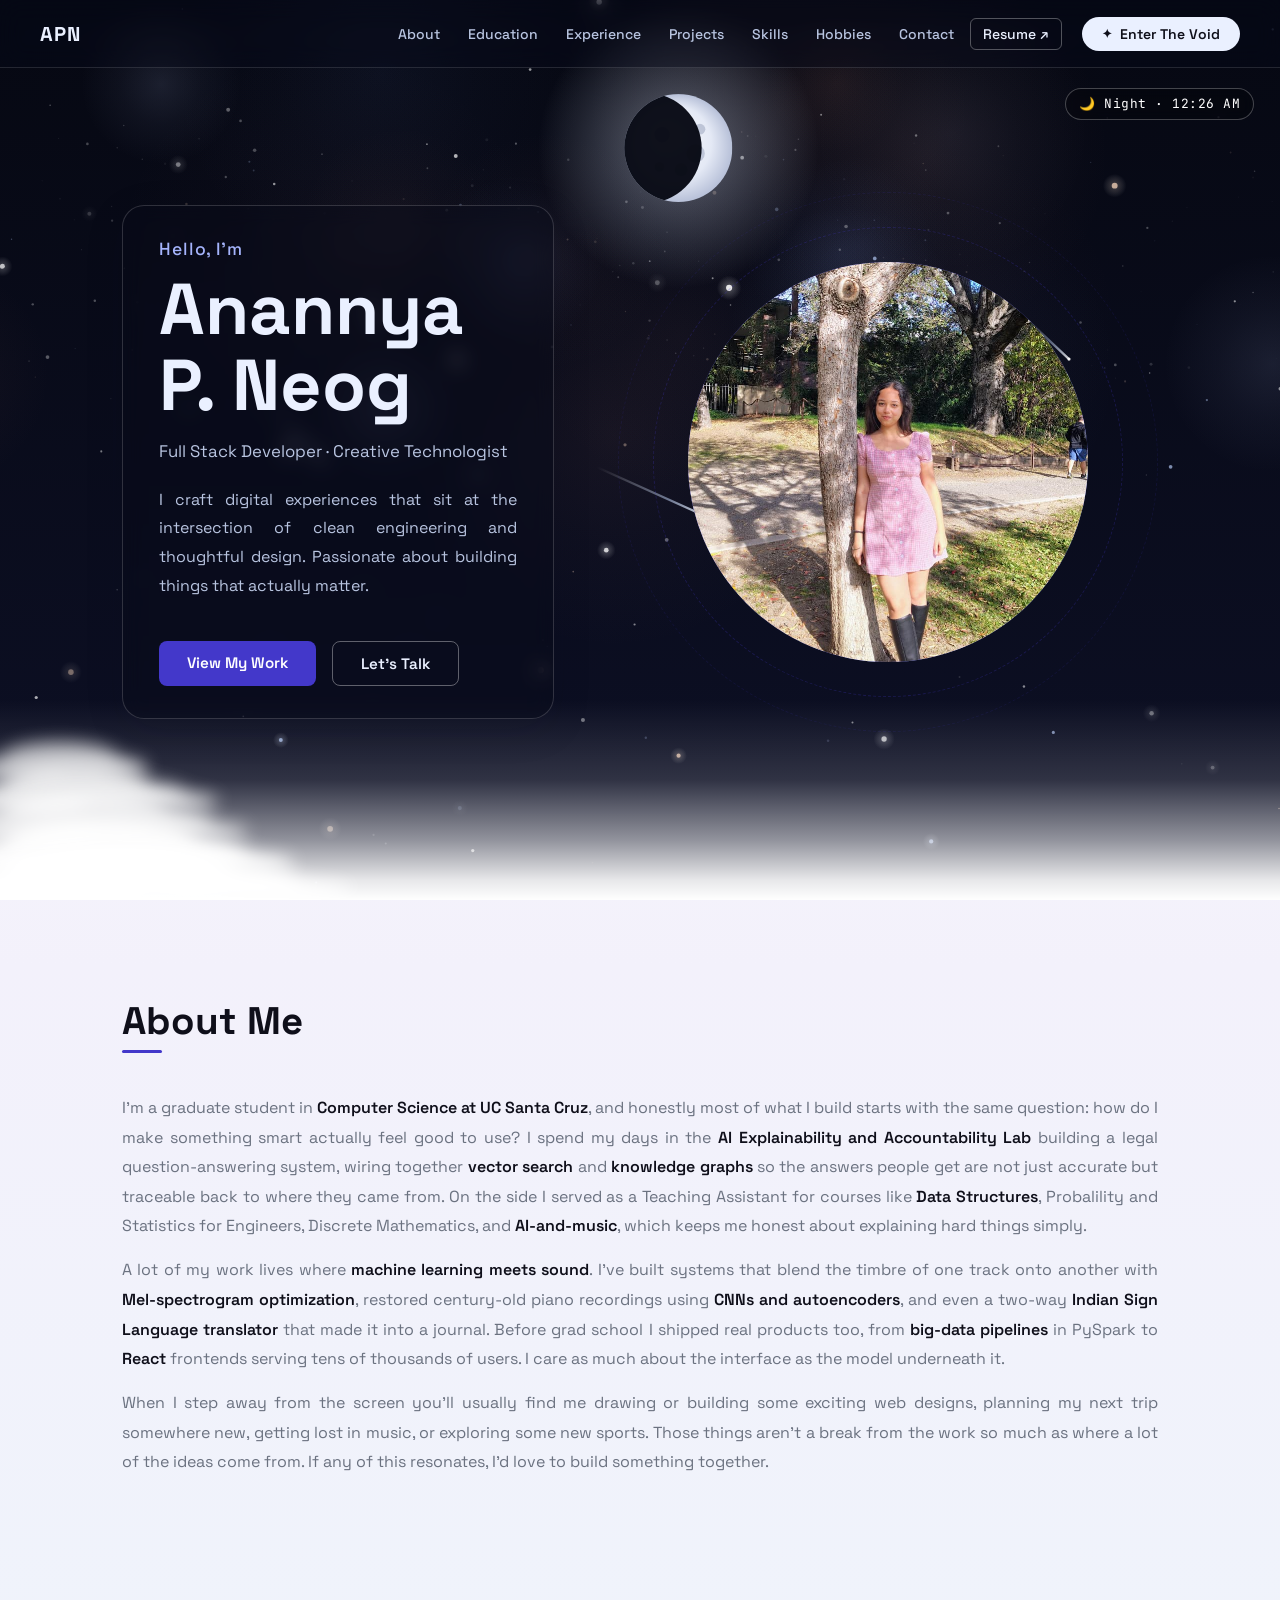
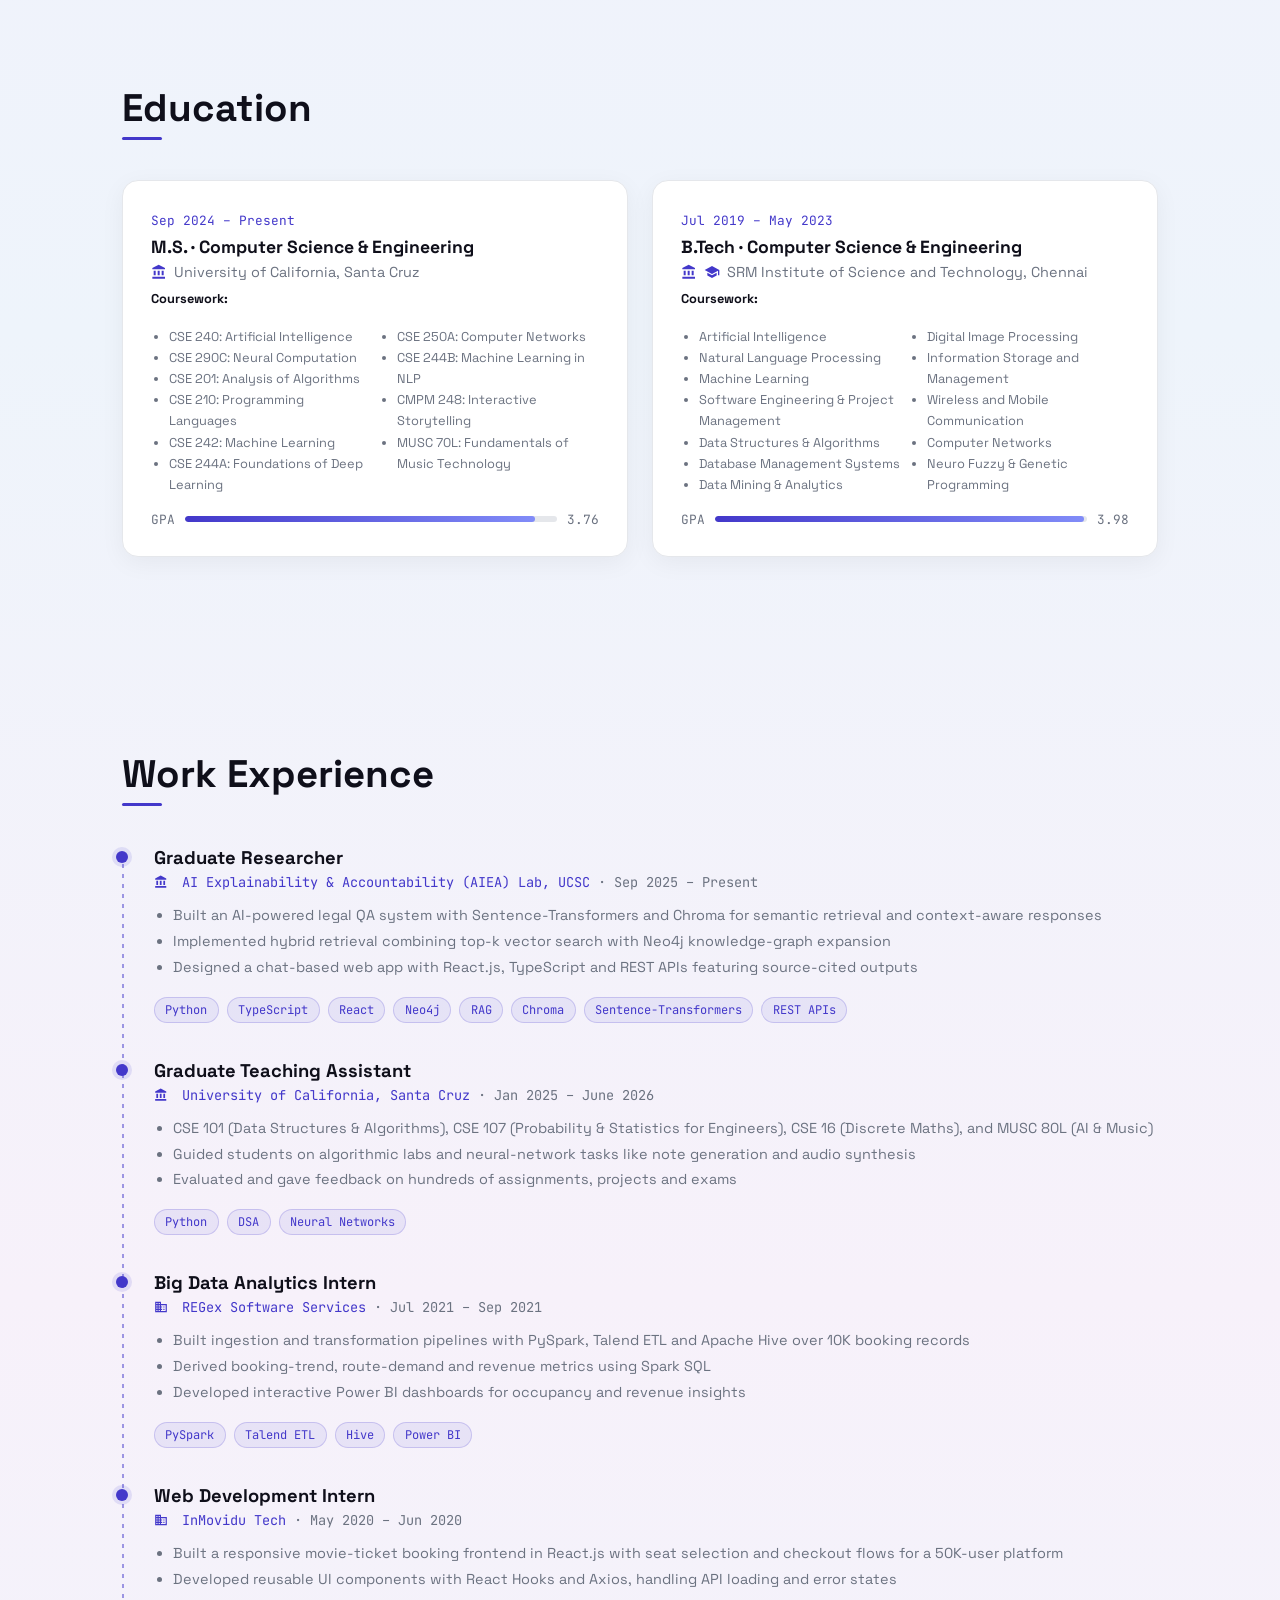
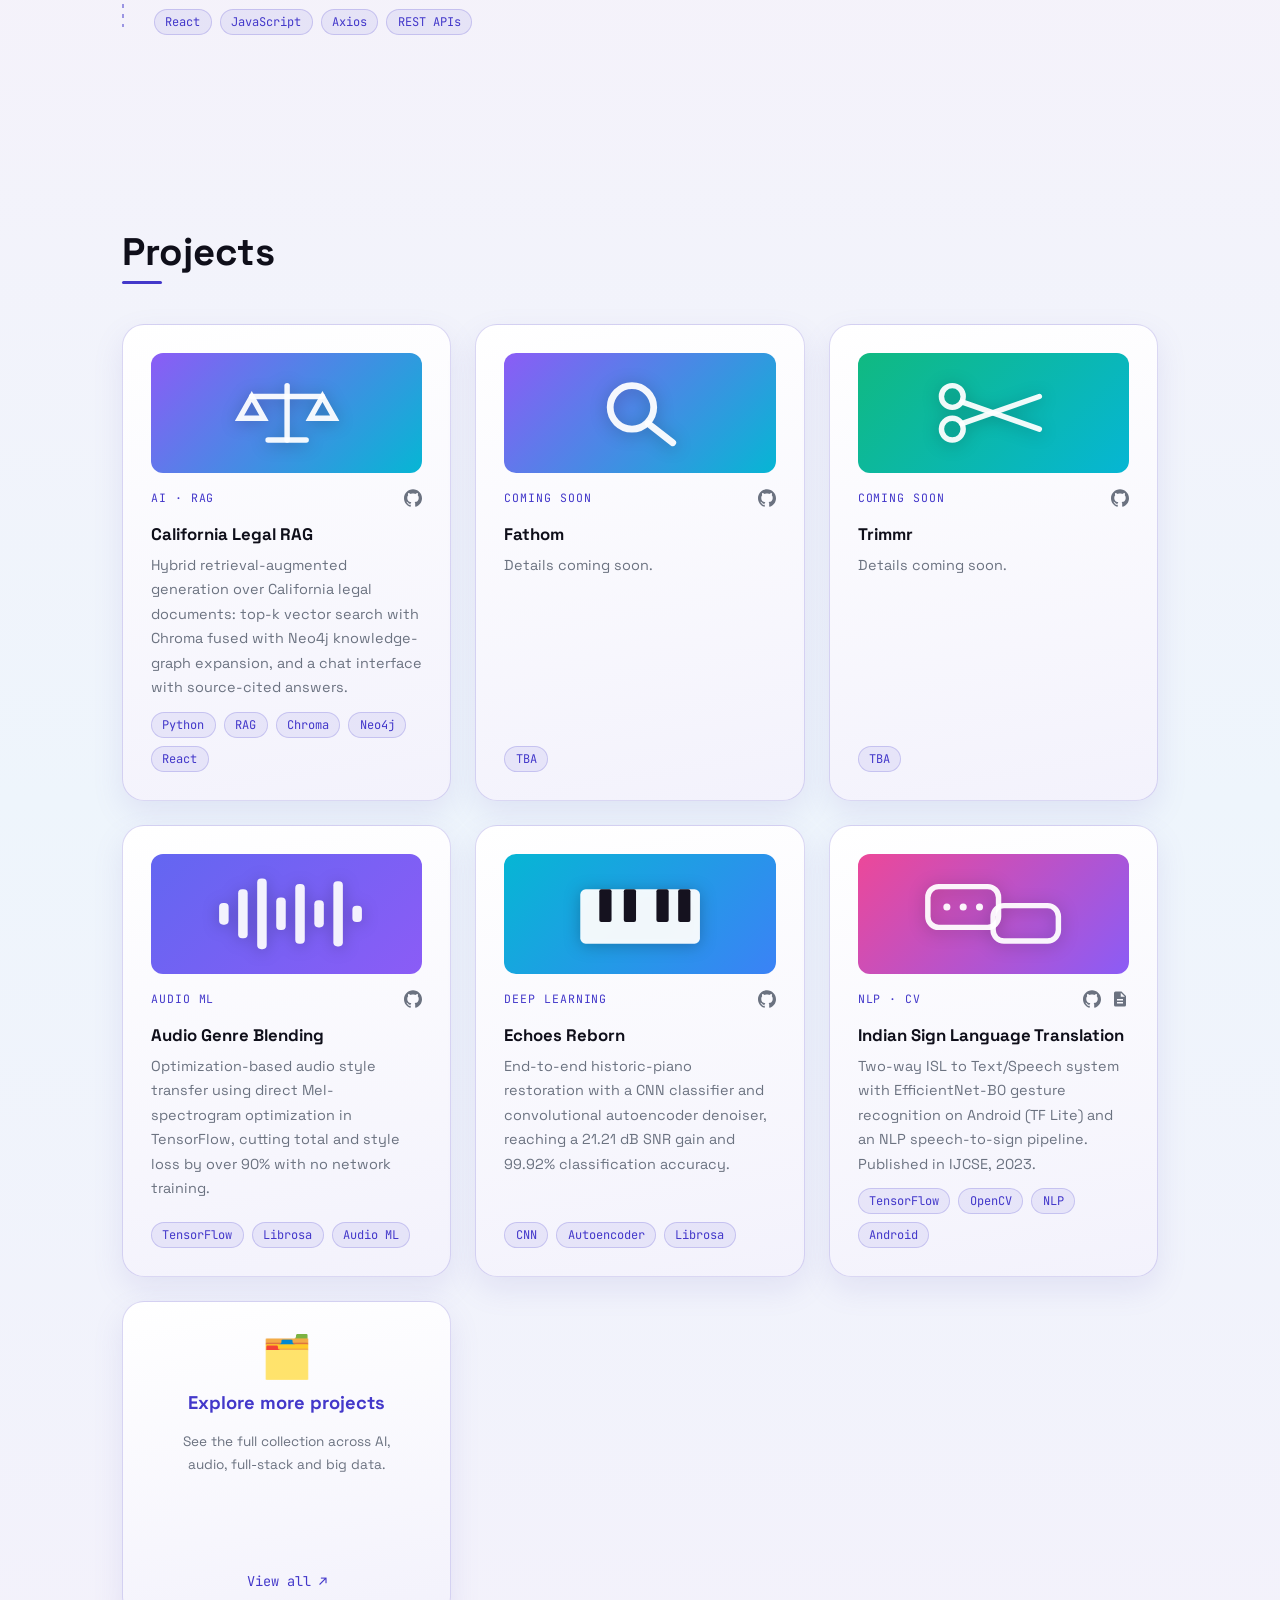
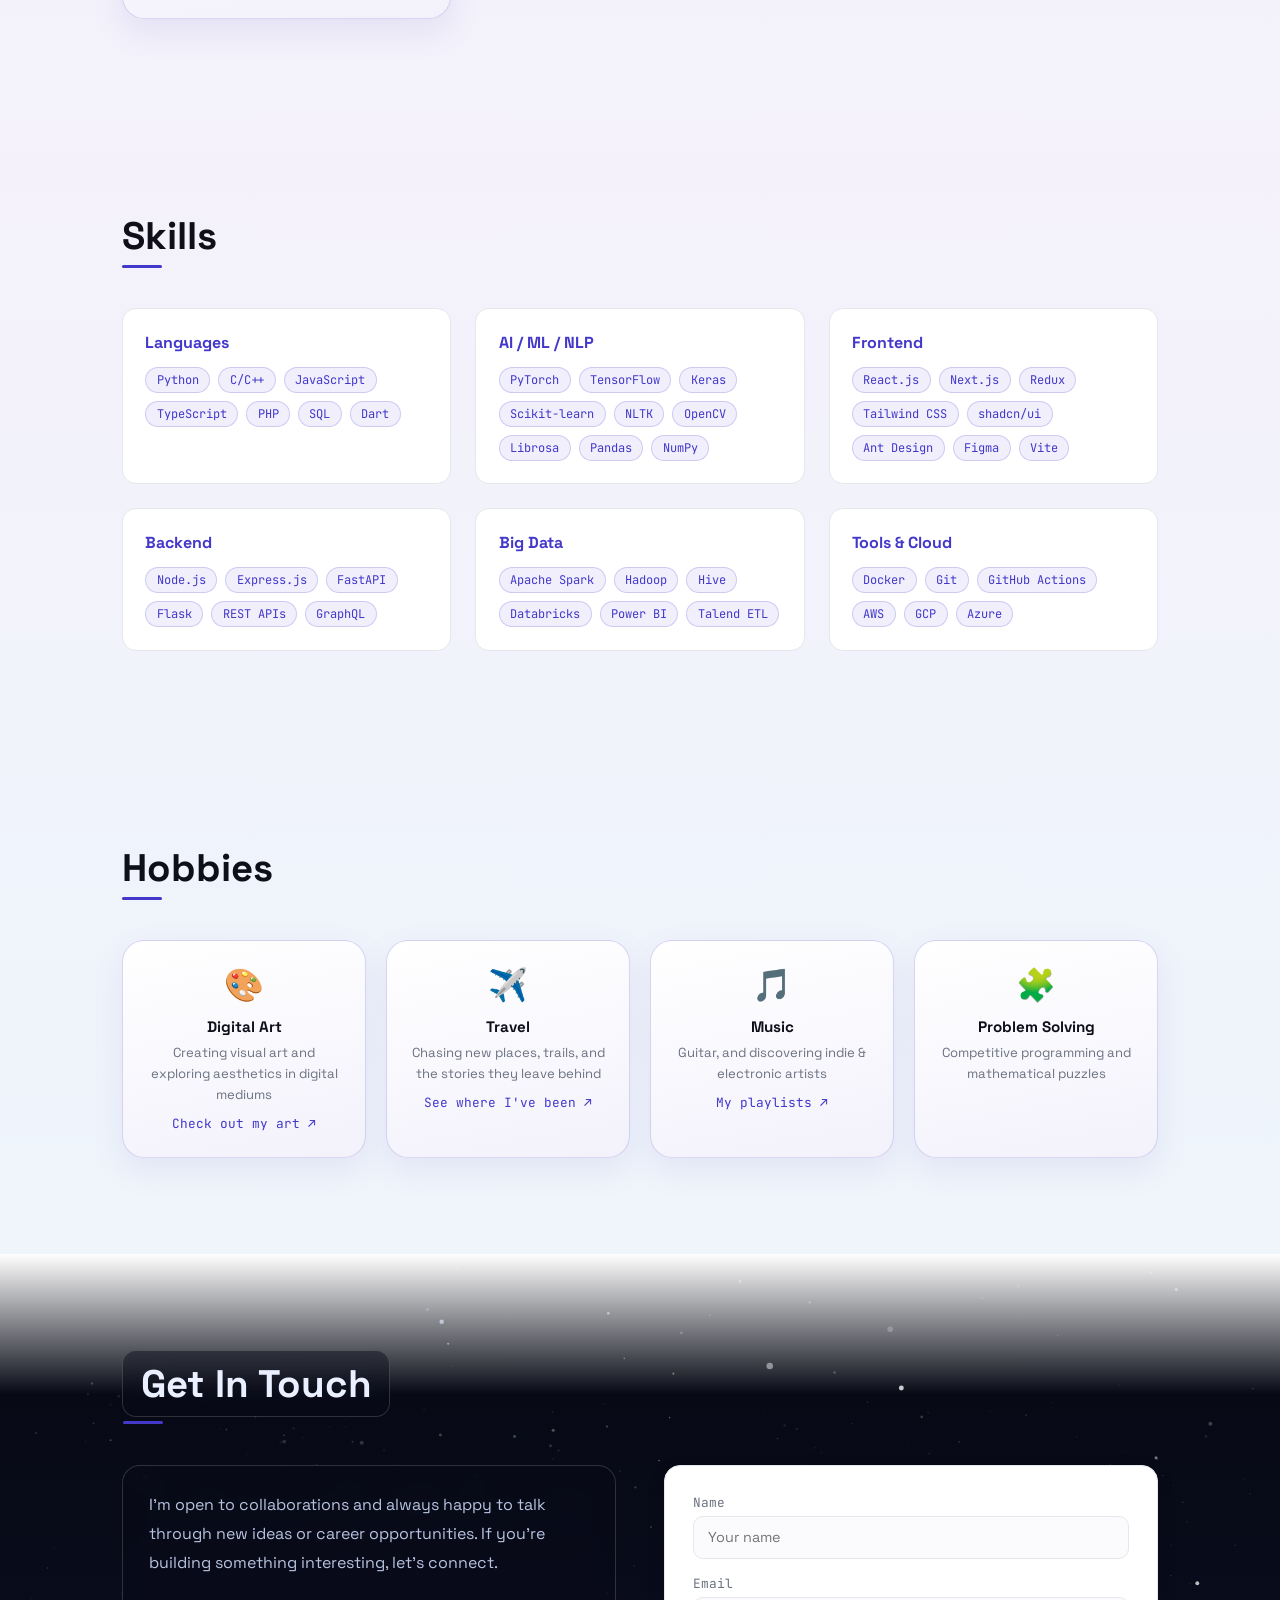
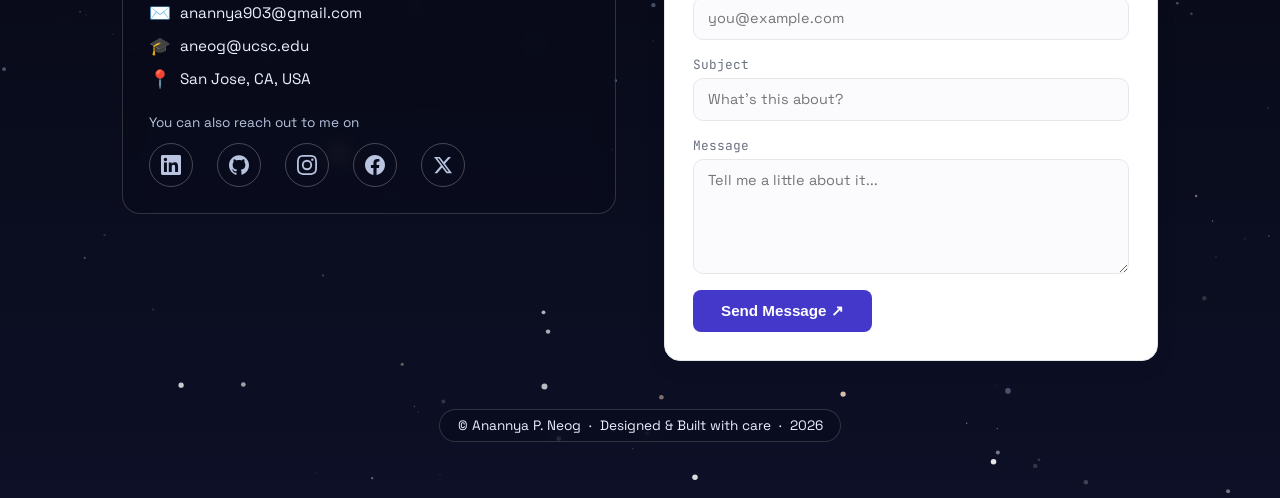
<file: index.html>
<!DOCTYPE html>
<html lang="en">
<head>
  <meta charset="UTF-8" />
  <meta name="viewport" content="width=device-width, initial-scale=1.0" />
  <title>Anannya P. Neog</title>
  <link rel="preconnect" href="https://fonts.googleapis.com" />
  <link rel="preconnect" href="https://fonts.gstatic.com" crossorigin />
  <link href="https://fonts.googleapis.com/css2?family=Inter:wght@300;400;500;600;700;900&family=Space+Grotesk:wght@300;400;500;600;700&family=JetBrains+Mono:wght@400;500&display=swap" rel="stylesheet" />
  <link rel="stylesheet" href="style.css" />
  <link rel="icon" href="data:image/svg+xml,<svg xmlns='http://www.w3.org/2000/svg' viewBox='0 0 100 100'><circle cx='50' cy='52' r='44' fill='%23FFD54A'/><rect x='16' y='40' width='26' height='18' rx='9' fill='%23111'/><rect x='58' y='40' width='26' height='18' rx='9' fill='%23111'/><rect x='42' y='45' width='16' height='6' rx='3' fill='%23111'/><rect x='10' y='46' width='7' height='5' rx='2.5' fill='%23111'/><rect x='83' y='46' width='7' height='5' rx='2.5' fill='%23111'/><rect x='24' y='45' width='10' height='6' rx='3' fill='%23fff' opacity='0.35'/><rect x='66' y='45' width='10' height='6' rx='3' fill='%23fff' opacity='0.35'/><path d='M32 68q18 16 36 0' stroke='%23111' stroke-width='6' fill='none' stroke-linecap='round'/></svg>" />
</head>
<body>

<!-- PIXEL TRANSITION CANVAS -->
<canvas id="transition-canvas"></canvas>

<!-- ═══════════════════════════════════════════
     PAGE 1 — LIGHT
══════════════════════════════════════════════ -->
<div id="page-light" class="page">

  <nav class="l-nav" id="l-nav">
    <a class="l-nav__logo" href="#about">APN</a>
    <ul class="l-nav__links">
      <li><a href="#about">About</a></li>
      <li><a href="#education">Education</a></li>
      <li><a href="#experience">Experience</a></li>
      <li><a href="#projects">Projects</a></li>
      <li><a href="#skills">Skills</a></li>
      <li><a href="#hobbies">Hobbies</a></li>
      <li><a href="#contact">Contact</a></li>
      <li><a href="./assets/resume.pdf" class="l-nav__resume">Resume ↗</a></li>
    </ul>
    <button class="l-nav__dark-btn" id="enterDark">
      <span class="dark-btn-icon">✦</span> Enter The Void
    </button>
    <button class="l-hamburger" id="lHamburger" aria-label="Menu">
      <span></span><span></span><span></span>
    </button>
  </nav>

  <!-- ABOUT / HERO -->
  <section id="about" class="l-section l-hero">
    <div class="sky" id="sky">
      <canvas id="skyCanvas"></canvas>
      <div class="sky__clock" id="skyClock"></div>
    </div>
    <div class="l-container l-hero__inner">
      <div class="l-hero__text reveal">
        <p class="l-hero__greeting">Hello, I'm</p>
        <h1 class="l-hero__name">Anannya<br/>P. Neog</h1>
        <p class="l-hero__role">Full Stack Developer · Creative Technologist</p>
        <p class="l-hero__bio">
          I craft digital experiences that sit at the intersection of clean engineering
          and thoughtful design. Passionate about building things that actually matter.
        </p>
        <div class="l-hero__cta">
          <a href="#projects" class="btn-primary">View My Work</a>
          <a href="#contact" class="btn-secondary">Let's Talk</a>
        </div>
      </div>
      <div class="l-hero__visual reveal">
        <div class="avatar-ring">
          <div class="avatar-inner">
            <img src="./assets/anannya.jpg" alt="Anannya P. Neog" class="avatar-photo" />
          </div>
          <div class="avatar-ring__orbit orbit-1"></div>
          <div class="avatar-ring__orbit orbit-2"></div>
        </div>
      </div>
    </div>
  </section>

  <!-- CLOUD TRANSITION (hero sky → content) -->
  <div class="cloud-band" aria-hidden="true">
    <span class="cloud cloud--1"></span>
    <span class="cloud cloud--2"></span>
    <span class="cloud cloud--3"></span>
    <span class="cloud cloud--4"></span>
    <span class="cloud cloud--5"></span>
  </div>

  <!-- ABOUT ME -->
  <section id="about-me" class="l-section">
    <div class="l-container">
      <h2 class="l-section__title reveal">About Me</h2>
      <div class="l-about reveal">
        <p>
          I'm a graduate student in <strong>Computer Science at UC Santa Cruz</strong>, and
          honestly most of what I build starts with the same question: how do I make
          something smart actually feel good to use? I spend my days in the
          <strong>AI Explainability and Accountability Lab</strong> building a legal
          question-answering system, wiring together <strong>vector search</strong> and
          <strong>knowledge graphs</strong> so the answers people get are not just accurate
          but traceable back to where they came from. On the side I served as a Teaching Assistant
          for courses like <strong>Data Structures</strong>, Probalility and Statistics for Engineers,
          Discrete Mathematics, and <strong>AI-and-music</strong>, which keeps me honest about
          explaining hard things simply.
        </p>
        <p>
          A lot of my work lives where <strong>machine learning meets sound</strong>.
          I've built systems that blend the timbre of one track onto another with
          <strong>Mel-spectrogram optimization</strong>, restored century-old piano recordings
          using <strong>CNNs and autoencoders</strong>, and even a two-way
          <strong>Indian Sign Language translator</strong> that made it into a journal. Before
          grad school I shipped real products too, from <strong>big-data pipelines</strong> in
          PySpark to <strong>React</strong> frontends serving tens of thousands of users. I care
          as much about the interface as the model underneath it.
        </p>
        <p>
          When I step away from the screen you'll usually find me drawing or building some exciting
          web designs, planning my next trip somewhere new, getting lost in music, or exploring some
          new sports. Those things aren't a break from the work so much as where a lot of the ideas
          come from. If any of this resonates, I'd love to build something together.
        </p>
      </div>
    </div>
  </section>

  <!-- EDUCATION -->
  <section id="education" class="l-section l-section--alt">
    <div class="l-container">
      <h2 class="l-section__title reveal">Education</h2>
      <div class="l-edu-grid">
        <div class="l-edu-card reveal">
          <span class="l-edu-year">Sep 2024 – Present</span>
          <h3>M.S. · Computer Science &amp; Engineering</h3>
          <p class="l-edu-place"><svg class="i-inst" viewBox="0 0 24 24" fill="currentColor" aria-hidden="true"><path d="M4 10v7h3v-7H4zm6 0v7h3v-7h-3zM2 22h19v-3H2v3zm14-12v7h3v-7h-3zm-4.5-9L2 6v2h19V6l-9.5-5z"/></svg> University of California, Santa Cruz</p>
          <p class="l-edu-courses"><strong>Coursework:</strong></p>
          <ul class="l-course-list">
            <li>CSE 240: Artificial Intelligence</li>
            <li>CSE 290C: Neural Computation</li>
            <li>CSE 201: Analysis of Algorithms</li>
            <li>CSE 210: Programming Languages</li>
            <li>CSE 242: Machine Learning</li>
            <li>CSE 244A: Foundations of Deep Learning</li>
            <li>CSE 250A: Computer Networks</li>
            <li>CSE 244B: Machine Learning in NLP</li>
            <li>CMPM 248: Interactive Storytelling</li>
            <li>MUSC 70L: Fundamentals of Music Technology</li>
          </ul>
          <div class="l-bar">
            <span>GPA</span>
            <div class="l-bar__track"><div class="l-bar__fill" style="width:94%"></div></div>
            <span>3.76</span>
          </div>
        </div>
        <div class="l-edu-card reveal">
          <span class="l-edu-year">Jul 2019 – May 2023</span>
          <h3>B.Tech · Computer Science &amp; Engineering</h3>
          <p class="l-edu-place"><svg class="i-inst" viewBox="0 0 24 24" fill="currentColor" aria-hidden="true"><path d="M4 10v7h3v-7H4zm6 0v7h3v-7h-3zM2 22h19v-3H2v3zm14-12v7h3v-7h-3zm-4.5-9L2 6v2h19V6l-9.5-5z"/></svg> <svg class="i-cap" viewBox="0 0 24 24" fill="currentColor" aria-hidden="true"><path d="M5 13.18v4L12 21l7-3.82v-4L12 17l-7-3.82zM12 3L1 9l11 6 9-4.91V17h2V9L12 3z"/></svg> SRM Institute of Science and Technology, Chennai</p>
          <p class="l-edu-courses"><strong>Coursework:</strong></p>
          <ul class="l-course-list">
            <li>Artificial Intelligence</li>
            <li>Natural Language Processing</li>
            <li>Machine Learning</li>
            <li>Software Engineering &amp; Project Management</li>
            <li>Data Structures &amp; Algorithms</li>
            <li>Database Management Systems</li>
            <li>Data Mining &amp; Analytics</li>
            <li>Digital Image Processing</li>
            <li>Information Storage and Management</li>
            <!-- <li>Robotics Engineering and Applications</li> -->
            <li>Wireless and Mobile Communication</li>
            <li>Computer Networks</li>
            <!-- <li>Compiler Design</li> -->
            <li>Neuro Fuzzy & Genetic Programming</li>
          </ul>
          <div class="l-bar">
            <span>GPA</span>
            <div class="l-bar__track"><div class="l-bar__fill" style="width:99%"></div></div>
            <span>3.98</span>
          </div>
        </div>
      </div>
    </div>
  </section>

  <!-- WORK EXPERIENCE -->
  <section id="experience" class="l-section">
    <div class="l-container">
      <h2 class="l-section__title reveal">Work Experience</h2>
      <div class="l-timeline2">
        <div class="l-timeline2__item reveal">
          <div class="l-timeline2__node"></div>
          <div class="l-timeline2__body">
            <h3 class="l-exp-role2">Graduate Researcher</h3>
            <p class="l-exp-org"><span class="l-exp-icon"><svg class="i-inst" viewBox="0 0 24 24" fill="currentColor" aria-hidden="true"><path d="M4 10v7h3v-7H4zm6 0v7h3v-7h-3zM2 22h19v-3H2v3zm14-12v7h3v-7h-3zm-4.5-9L2 6v2h19V6l-9.5-5z"/></svg></span> AI Explainability &amp; Accountability (AIEA) Lab, UCSC <span class="l-exp-date2">· Sep 2025 – Present</span></p>
            <ul class="l-exp-bullets">
              <li>Built an AI-powered legal QA system with Sentence-Transformers and Chroma for semantic retrieval and context-aware responses</li>
              <li>Implemented hybrid retrieval combining top-k vector search with Neo4j knowledge-graph expansion</li>
              <li>Designed a chat-based web app with React.js, TypeScript and REST APIs featuring source-cited outputs</li>
            </ul>
            <div class="l-tags"><span>Python</span><span>TypeScript</span><span>React</span><span>Neo4j</span><span>RAG</span><span>Chroma</span><span>Sentence-Transformers</span><span>REST APIs</span></div>
          </div>
        </div>
        <div class="l-timeline2__item reveal">
          <div class="l-timeline2__node"></div>
          <div class="l-timeline2__body">
            <h3 class="l-exp-role2">Graduate Teaching Assistant</h3>
            <p class="l-exp-org"><span class="l-exp-icon"><svg class="i-inst" viewBox="0 0 24 24" fill="currentColor" aria-hidden="true"><path d="M4 10v7h3v-7H4zm6 0v7h3v-7h-3zM2 22h19v-3H2v3zm14-12v7h3v-7h-3zm-4.5-9L2 6v2h19V6l-9.5-5z"/></svg></span> University of California, Santa Cruz <span class="l-exp-date2">· Jan 2025 – June 2026</span></p>
            <ul class="l-exp-bullets">
              <li>CSE 101 (Data Structures &amp; Algorithms), CSE 107 (Probability &amp; Statistics for Engineers), CSE 16 (Discrete Maths), and MUSC 80L (AI &amp; Music)</li>
              <li>Guided students on algorithmic labs and neural-network tasks like note generation and audio synthesis</li>
              <li>Evaluated and gave feedback on hundreds of assignments, projects and exams</li>
            </ul>
            <div class="l-tags"><span>Python</span><span>DSA</span><span>Neural Networks</span></div>
          </div>
        </div>
        <div class="l-timeline2__item reveal">
          <div class="l-timeline2__node"></div>
          <div class="l-timeline2__body">
            <h3 class="l-exp-role2">Big Data Analytics Intern</h3>
            <p class="l-exp-org"><span class="l-exp-icon"><svg class="i-org" viewBox="0 0 24 24" fill="currentColor" aria-hidden="true"><path d="M12 7V3H2v18h20V7H12zM6 19H4v-2h2v2zm0-4H4v-2h2v2zm0-4H4V9h2v2zm0-4H4V5h2v2zm4 12H8v-2h2v2zm0-4H8v-2h2v2zm0-4H8V9h2v2zm0-4H8V5h2v2zm10 12h-8v-2h2v-2h-2v-2h2v-2h-2V9h8v10zm-2-8h-2v2h2v-2zm0 4h-2v2h2v-2z"/></svg></span> REGex Software Services <span class="l-exp-date2">· Jul 2021 – Sep 2021</span></p>
            <ul class="l-exp-bullets">
              <li>Built ingestion and transformation pipelines with PySpark, Talend ETL and Apache Hive over 10K booking records</li>
              <li>Derived booking-trend, route-demand and revenue metrics using Spark SQL</li>
              <li>Developed interactive Power BI dashboards for occupancy and revenue insights</li>
            </ul>
            <div class="l-tags"><span>PySpark</span><span>Talend ETL</span><span>Hive</span><span>Power BI</span></div>
          </div>
        </div>
        <div class="l-timeline2__item reveal">
          <div class="l-timeline2__node"></div>
          <div class="l-timeline2__body">
            <h3 class="l-exp-role2">Web Development Intern</h3>
            <p class="l-exp-org"><span class="l-exp-icon"><svg class="i-org" viewBox="0 0 24 24" fill="currentColor" aria-hidden="true"><path d="M12 7V3H2v18h20V7H12zM6 19H4v-2h2v2zm0-4H4v-2h2v2zm0-4H4V9h2v2zm0-4H4V5h2v2zm4 12H8v-2h2v2zm0-4H8v-2h2v2zm0-4H8V9h2v2zm0-4H8V5h2v2zm10 12h-8v-2h2v-2h-2v-2h2v-2h-2V9h8v10zm-2-8h-2v2h2v-2zm0 4h-2v2h2v-2z"/></svg></span> InMovidu Tech <span class="l-exp-date2">· May 2020 – Jun 2020</span></p>
            <ul class="l-exp-bullets">
              <li>Built a responsive movie-ticket booking frontend in React.js with seat selection and checkout flows for a 50K-user platform</li>
              <li>Developed reusable UI components with React Hooks and Axios, handling API loading and error states</li>
            </ul>
            <div class="l-tags"><span>React</span><span>JavaScript</span><span>Axios</span><span>REST APIs</span></div>
          </div>
        </div>
      </div>
    </div>
  </section>

  <!-- PROJECTS -->
  <section id="projects" class="l-section l-section--alt">
    <div class="l-container">
      <h2 class="l-section__title reveal">Projects</h2>
      <div class="l-projects-grid">
        <div class="l-project-card reveal">
          <div class="l-proj-img l-proj-img--fathom"><a class="l-proj-img-link" href="https://github.com/aashu-27R/CALIFORNIA-LEGAL-RAG.git" target="_blank" aria-label="Open link"></a>
            <svg viewBox="0 0 120 60" fill="none" stroke="rgba(255,255,255,0.94)" stroke-width="4" stroke-linecap="round"><line x1="60" y1="10" x2="60" y2="50"/><line x1="34" y1="18" x2="86" y2="18"/><path d="M34 18l-9 16h18z"/><path d="M86 18l-9 16h18z"/><line x1="46" y1="50" x2="74" y2="50"/></svg>
          </div>
          <div class="l-project-card__top">
            <span class="l-proj-cat">AI · RAG</span>
            <div class="l-project-links">
              <a href="https://github.com/aashu-27R/CALIFORNIA-LEGAL-RAG.git" target="_blank" aria-label="GitHub"><svg viewBox="0 0 24 24" fill="currentColor"><path d="M12 .297c-6.63 0-12 5.373-12 12 0 5.303 3.438 9.8 8.205 11.385.6.113.82-.258.82-.577 0-.285-.01-1.04-.015-2.04-3.338.724-4.042-1.61-4.042-1.61C4.422 18.07 3.633 17.7 3.633 17.7c-1.087-.744.084-.729.084-.729 1.205.084 1.838 1.236 1.838 1.236 1.07 1.835 2.809 1.305 3.495.998.108-.776.417-1.305.76-1.605-2.665-.3-5.466-1.332-5.466-5.93 0-1.31.465-2.38 1.235-3.22-.135-.303-.54-1.523.105-3.176 0 0 1.005-.322 3.3 1.23.96-.267 1.98-.399 3-.405 1.02.006 2.04.138 3 .405 2.28-1.552 3.285-1.23 3.285-1.23.645 1.653.24 2.873.12 3.176.765.84 1.23 1.91 1.23 3.22 0 4.61-2.805 5.625-5.475 5.92.42.36.81 1.096.81 2.22 0 1.606-.015 2.896-.015 3.286 0 .315.21.69.825.57C20.565 22.092 24 17.592 24 12.297c0-6.627-5.373-12-12-12"/></svg></a>
            </div>
          </div>
          <h3>California Legal RAG</h3>
          <p>Hybrid retrieval-augmented generation over California legal documents: top-k vector search with Chroma fused with Neo4j knowledge-graph expansion, and a chat interface with source-cited answers.</p>
          <div class="l-tags"><span>Python</span><span>RAG</span><span>Chroma</span><span>Neo4j</span><span>React</span></div>
        </div>
        <div class="l-project-card reveal">
          <div class="l-proj-img l-proj-img--fathom"><a class="l-proj-img-link" href="https://github.com/ayuranjan/Fathom.git" target="_blank" aria-label="Open link"></a>
            <svg viewBox="0 0 120 60" fill="none" stroke="rgba(255,255,255,0.94)" stroke-width="5" stroke-linecap="round"><circle cx="54" cy="26" r="16"/><line x1="66" y1="38" x2="84" y2="52"/></svg>
          </div>
          <div class="l-project-card__top">
            <span class="l-proj-cat">Coming Soon</span>
            <div class="l-project-links">
              <a href="https://github.com/ayuranjan/Fathom.git" target="_blank" aria-label="GitHub"><svg viewBox="0 0 24 24" fill="currentColor"><path d="M12 .297c-6.63 0-12 5.373-12 12 0 5.303 3.438 9.8 8.205 11.385.6.113.82-.258.82-.577 0-.285-.01-1.04-.015-2.04-3.338.724-4.042-1.61-4.042-1.61C4.422 18.07 3.633 17.7 3.633 17.7c-1.087-.744.084-.729.084-.729 1.205.084 1.838 1.236 1.838 1.236 1.07 1.835 2.809 1.305 3.495.998.108-.776.417-1.305.76-1.605-2.665-.3-5.466-1.332-5.466-5.93 0-1.31.465-2.38 1.235-3.22-.135-.303-.54-1.523.105-3.176 0 0 1.005-.322 3.3 1.23.96-.267 1.98-.399 3-.405 1.02.006 2.04.138 3 .405 2.28-1.552 3.285-1.23 3.285-1.23.645 1.653.24 2.873.12 3.176.765.84 1.23 1.91 1.23 3.22 0 4.61-2.805 5.625-5.475 5.92.42.36.81 1.096.81 2.22 0 1.606-.015 2.896-.015 3.286 0 .315.21.69.825.57C20.565 22.092 24 17.592 24 12.297c0-6.627-5.373-12-12-12"/></svg></a>
            </div>
          </div>
          <h3>Fathom</h3>
          <p>Details coming soon.</p>
          <div class="l-tags"><span>TBA</span></div>
        </div>
        <div class="l-project-card reveal">
          <div class="l-proj-img l-proj-img--trimr"><a class="l-proj-img-link" href="https://github.com/ayuranjan/Trimmr.git" target="_blank" aria-label="Open link"></a>
            <svg viewBox="0 0 120 60" fill="none" stroke="rgba(255,255,255,0.94)" stroke-width="4" stroke-linecap="round"><circle cx="30" cy="18" r="8"/><circle cx="30" cy="42" r="8"/><line x1="37" y1="22" x2="94" y2="42"/><line x1="37" y1="38" x2="94" y2="18"/></svg>
          </div>
          <div class="l-project-card__top">
            <span class="l-proj-cat">Coming Soon</span>
            <div class="l-project-links">
              <a href="https://github.com/ayuranjan/Trimmr.git" target="_blank" aria-label="GitHub"><svg viewBox="0 0 24 24" fill="currentColor"><path d="M12 .297c-6.63 0-12 5.373-12 12 0 5.303 3.438 9.8 8.205 11.385.6.113.82-.258.82-.577 0-.285-.01-1.04-.015-2.04-3.338.724-4.042-1.61-4.042-1.61C4.422 18.07 3.633 17.7 3.633 17.7c-1.087-.744.084-.729.084-.729 1.205.084 1.838 1.236 1.838 1.236 1.07 1.835 2.809 1.305 3.495.998.108-.776.417-1.305.76-1.605-2.665-.3-5.466-1.332-5.466-5.93 0-1.31.465-2.38 1.235-3.22-.135-.303-.54-1.523.105-3.176 0 0 1.005-.322 3.3 1.23.96-.267 1.98-.399 3-.405 1.02.006 2.04.138 3 .405 2.28-1.552 3.285-1.23 3.285-1.23.645 1.653.24 2.873.12 3.176.765.84 1.23 1.91 1.23 3.22 0 4.61-2.805 5.625-5.475 5.92.42.36.81 1.096.81 2.22 0 1.606-.015 2.896-.015 3.286 0 .315.21.69.825.57C20.565 22.092 24 17.592 24 12.297c0-6.627-5.373-12-12-12"/></svg></a>
            </div>
          </div>
          <h3>Trimmr</h3>
          <p>Details coming soon.</p>
          <div class="l-tags"><span>TBA</span></div>
        </div>
        <div class="l-project-card reveal">
          <div class="l-proj-img l-proj-img--audio"><a class="l-proj-img-link" href="https://github.com/mak372/Audio-Genre-Blending.git" target="_blank" aria-label="Open link"></a>
            <svg viewBox="0 0 120 60"><g fill="rgba(255,255,255,0.92)"><rect x="10" y="22" width="7" height="16" rx="3"/><rect x="24" y="12" width="7" height="36" rx="3"/><rect x="38" y="4" width="7" height="52" rx="3"/><rect x="52" y="18" width="7" height="24" rx="3"/><rect x="66" y="8" width="7" height="44" rx="3"/><rect x="80" y="20" width="7" height="20" rx="3"/><rect x="94" y="6" width="7" height="48" rx="3"/><rect x="108" y="24" width="7" height="12" rx="3"/></g></svg>
          </div>
          <div class="l-project-card__top">
            <span class="l-proj-cat">Audio ML</span>
            <div class="l-project-links">
              <a href="https://github.com/mak372/Audio-Genre-Blending.git" target="_blank" aria-label="GitHub"><svg viewBox="0 0 24 24" fill="currentColor"><path d="M12 .297c-6.63 0-12 5.373-12 12 0 5.303 3.438 9.8 8.205 11.385.6.113.82-.258.82-.577 0-.285-.01-1.04-.015-2.04-3.338.724-4.042-1.61-4.042-1.61C4.422 18.07 3.633 17.7 3.633 17.7c-1.087-.744.084-.729.084-.729 1.205.084 1.838 1.236 1.838 1.236 1.07 1.835 2.809 1.305 3.495.998.108-.776.417-1.305.76-1.605-2.665-.3-5.466-1.332-5.466-5.93 0-1.31.465-2.38 1.235-3.22-.135-.303-.54-1.523.105-3.176 0 0 1.005-.322 3.3 1.23.96-.267 1.98-.399 3-.405 1.02.006 2.04.138 3 .405 2.28-1.552 3.285-1.23 3.285-1.23.645 1.653.24 2.873.12 3.176.765.84 1.23 1.91 1.23 3.22 0 4.61-2.805 5.625-5.475 5.92.42.36.81 1.096.81 2.22 0 1.606-.015 2.896-.015 3.286 0 .315.21.69.825.57C20.565 22.092 24 17.592 24 12.297c0-6.627-5.373-12-12-12"/></svg></a>
            </div>
          </div>
          <h3>Audio Genre Blending</h3>
          <p>Optimization-based audio style transfer using direct Mel-spectrogram optimization in TensorFlow, cutting total and style loss by over 90% with no network training.</p>
          <div class="l-tags"><span>TensorFlow</span><span>Librosa</span><span>Audio ML</span></div>
        </div>
        <div class="l-project-card reveal">
          <div class="l-proj-img l-proj-img--piano"><a class="l-proj-img-link" href="https://github.com/anannyapriya" target="_blank" aria-label="Open link"></a>
            <svg viewBox="0 0 120 60"><rect x="16" y="12" width="88" height="40" rx="4" fill="rgba(255,255,255,0.94)"/><g fill="#15121f"><rect x="30" y="12" width="9" height="24" rx="1.5"/><rect x="48" y="12" width="9" height="24" rx="1.5"/><rect x="72" y="12" width="9" height="24" rx="1.5"/><rect x="88" y="12" width="9" height="24" rx="1.5"/></g></svg>
          </div>
          <div class="l-project-card__top">
            <span class="l-proj-cat">Deep Learning</span>
            <div class="l-project-links">
              <a href="https://github.com/anannyapriya" target="_blank" aria-label="GitHub"><svg viewBox="0 0 24 24" fill="currentColor"><path d="M12 .297c-6.63 0-12 5.373-12 12 0 5.303 3.438 9.8 8.205 11.385.6.113.82-.258.82-.577 0-.285-.01-1.04-.015-2.04-3.338.724-4.042-1.61-4.042-1.61C4.422 18.07 3.633 17.7 3.633 17.7c-1.087-.744.084-.729.084-.729 1.205.084 1.838 1.236 1.838 1.236 1.07 1.835 2.809 1.305 3.495.998.108-.776.417-1.305.76-1.605-2.665-.3-5.466-1.332-5.466-5.93 0-1.31.465-2.38 1.235-3.22-.135-.303-.54-1.523.105-3.176 0 0 1.005-.322 3.3 1.23.96-.267 1.98-.399 3-.405 1.02.006 2.04.138 3 .405 2.28-1.552 3.285-1.23 3.285-1.23.645 1.653.24 2.873.12 3.176.765.84 1.23 1.91 1.23 3.22 0 4.61-2.805 5.625-5.475 5.92.42.36.81 1.096.81 2.22 0 1.606-.015 2.896-.015 3.286 0 .315.21.69.825.57C20.565 22.092 24 17.592 24 12.297c0-6.627-5.373-12-12-12"/></svg></a>
            </div>
          </div>
          <h3>Echoes Reborn</h3>
          <p>End-to-end historic-piano restoration with a CNN classifier and convolutional autoencoder denoiser, reaching a 21.21 dB SNR gain and 99.92% classification accuracy.</p>
          <div class="l-tags"><span>CNN</span><span>Autoencoder</span><span>Librosa</span></div>
        </div>
        <div class="l-project-card reveal">
          <div class="l-proj-img l-proj-img--sign"><a class="l-proj-img-link" href="https://github.com/anannyapriya" target="_blank" aria-label="Open link"></a>
            <svg viewBox="0 0 120 60"><g fill="none" stroke="rgba(255,255,255,0.94)" stroke-width="4"><rect x="12" y="10" width="52" height="30" rx="8"/><rect x="60" y="24" width="48" height="26" rx="8"/></g><g fill="rgba(255,255,255,0.94)"><circle cx="26" cy="25" r="2.6"/><circle cx="38" cy="25" r="2.6"/><circle cx="50" cy="25" r="2.6"/></g></svg>
          </div>
          <div class="l-project-card__top">
            <span class="l-proj-cat">NLP · CV</span>
            <div class="l-project-links">
              <a href="https://github.com/anannyapriya" target="_blank" aria-label="GitHub"><svg viewBox="0 0 24 24" fill="currentColor"><path d="M12 .297c-6.63 0-12 5.373-12 12 0 5.303 3.438 9.8 8.205 11.385.6.113.82-.258.82-.577 0-.285-.01-1.04-.015-2.04-3.338.724-4.042-1.61-4.042-1.61C4.422 18.07 3.633 17.7 3.633 17.7c-1.087-.744.084-.729.084-.729 1.205.084 1.838 1.236 1.838 1.236 1.07 1.835 2.809 1.305 3.495.998.108-.776.417-1.305.76-1.605-2.665-.3-5.466-1.332-5.466-5.93 0-1.31.465-2.38 1.235-3.22-.135-.303-.54-1.523.105-3.176 0 0 1.005-.322 3.3 1.23.96-.267 1.98-.399 3-.405 1.02.006 2.04.138 3 .405 2.28-1.552 3.285-1.23 3.285-1.23.645 1.653.24 2.873.12 3.176.765.84 1.23 1.91 1.23 3.22 0 4.61-2.805 5.625-5.475 5.92.42.36.81 1.096.81 2.22 0 1.606-.015 2.896-.015 3.286 0 .315.21.69.825.57C20.565 22.092 24 17.592 24 12.297c0-6.627-5.373-12-12-12"/></svg></a>
              <a href="https://doi.org/10.21817/indjcse/2023/v14i3/231403030" target="_blank" aria-label="Paper"><svg viewBox="0 0 24 24" fill="currentColor"><path d="M14 2H6a2 2 0 0 0-2 2v16a2 2 0 0 0 2 2h12a2 2 0 0 0 2-2V8l-6-6zm2 16H8v-2h8v2zm0-4H8v-2h8v2zm-3-5V3.5L18.5 9H13z"/></svg></a>
            </div>
          </div>
          <h3>Indian Sign Language Translation</h3>
          <p>Two-way ISL to Text/Speech system with EfficientNet-B0 gesture recognition on Android (TF Lite) and an NLP speech-to-sign pipeline. Published in IJCSE, 2023.</p>
          <div class="l-tags"><span>TensorFlow</span><span>OpenCV</span><span>NLP</span><span>Android</span></div>
        </div>
        <a class="l-project-card l-project-card--more reveal" href="./projects-light.html">
          <div class="l-more-inner">
            <span class="l-more-icon">🗂️</span>
            <h3>Explore more projects</h3>
            <p>See the full collection across AI, audio, full-stack and big data.</p>
            <span class="l-more-cta">View all ↗</span>
          </div>
        </a>
      </div>
    </div>
  </section>

  <!-- SKILLS -->
  <section id="skills" class="l-section l-section--alt">
    <div class="l-container">
      <h2 class="l-section__title reveal">Skills</h2>
      <div class="l-skills-grid">
        <div class="l-skill-group reveal">
          <h3>Languages</h3>
          <div class="l-tags"><span>Python</span><span>C/C++</span><span>JavaScript</span><span>TypeScript</span><span>PHP</span><span>SQL</span><span>Dart</span></div>
        </div>
        <div class="l-skill-group reveal">
          <h3>AI / ML / NLP</h3>
          <div class="l-tags"><span>PyTorch</span><span>TensorFlow</span><span>Keras</span><span>Scikit-learn</span><span>NLTK</span><span>OpenCV</span><span>Librosa</span><span>Pandas</span><span>NumPy</span></div>
        </div>
        <div class="l-skill-group reveal">
          <h3>Frontend</h3>
          <div class="l-tags"><span>React.js</span><span>Next.js</span><span>Redux</span><span>Tailwind CSS</span><span>shadcn/ui</span><span>Ant Design</span><span>Figma</span><span>Vite</span></div>
        </div>
        <div class="l-skill-group reveal">
          <h3>Backend</h3>
          <div class="l-tags"><span>Node.js</span><span>Express.js</span><span>FastAPI</span><span>Flask</span><span>REST APIs</span><span>GraphQL</span></div>
        </div>
        <div class="l-skill-group reveal">
          <h3>Big Data</h3>
          <div class="l-tags"><span>Apache Spark</span><span>Hadoop</span><span>Hive</span><span>Databricks</span><span>Power BI</span><span>Talend ETL</span></div>
        </div>
        <div class="l-skill-group reveal">
          <h3>Tools &amp; Cloud</h3>
          <div class="l-tags"><span>Docker</span><span>Git</span><span>GitHub Actions</span><span>AWS</span><span>GCP</span><span>Azure</span></div>
        </div>
      </div>
    </div>
  </section>

  <!-- HOBBIES -->
  <section id="hobbies" class="l-section">
    <div class="l-container">
      <h2 class="l-section__title reveal">Hobbies</h2>
      <div class="l-hobbies-grid">
        <div class="l-hobby reveal">
          <div class="l-hobby__icon">🎨</div>
          <h4>Digital Art</h4>
          <p>Creating visual art and exploring aesthetics in digital mediums</p>
          <a href="./art-light.html" class="l-hobby-link">Check out my art ↗</a>
        </div>
        <div class="l-hobby reveal">
          <div class="l-hobby__icon">✈️</div>
          <h4>Travel</h4>
          <p>Chasing new places, trails, and the stories they leave behind</p>
          <a href="./travel-light.html" class="l-hobby-link">See where I've been ↗</a>
        </div>
        <div class="l-hobby reveal">
          <div class="l-hobby__icon">🎵</div>
          <h4>Music</h4>
          <p>Guitar, and discovering indie &amp; electronic artists</p>
          <a href="./music-light.html" class="l-hobby-link">My playlists ↗</a>
        </div>
        <div class="l-hobby reveal">
          <div class="l-hobby__icon">🧩</div>
          <h4>Problem Solving</h4>
          <p>Competitive programming and mathematical puzzles</p>
        </div>
      </div>
    </div>
  </section>

  <!-- CONTACT -->
  <section id="contact" class="l-section l-section--alt l-contact-sky">
    <div class="sky sky--contact"><canvas id="skyCanvas2"></canvas></div>
    <div class="l-container">
      <h2 class="l-section__title reveal">Get In Touch</h2>
      <div class="l-contact-grid">
        <div class="l-contact-info reveal">
          <p class="l-contact__sub">
            I'm open to collaborations and always happy to talk through new ideas or
            career opportunities. If you're building something interesting, let's connect.
          </p>
          <ul class="l-contact-list">
            <li><span class="l-ci">✉️</span> <a href="mailto:anannya903@gmail.com">anannya903@gmail.com</a></li>
            <li><span class="l-ci">🎓</span> <a href="mailto:aneog@ucsc.edu">aneog@ucsc.edu</a></li>
            <li><span class="l-ci">📍</span> San Jose, CA, USA</li>
          </ul>
          <p class="l-contact-reach">You can also reach out to me on</p>
          <div class="l-socials">
            <a href="https://www.linkedin.com/in/anannya-priyadarshini-neog-8b468218b/" target="_blank" aria-label="LinkedIn" title="LinkedIn"><svg viewBox="0 0 24 24" fill="currentColor"><path d="M20.447 20.452h-3.554v-5.569c0-1.328-.027-3.037-1.852-3.037-1.853 0-2.136 1.445-2.136 2.939v5.667H9.351V9h3.414v1.561h.046c.477-.9 1.637-1.85 3.37-1.85 3.601 0 4.267 2.37 4.267 5.455v6.286zM5.337 7.433a2.062 2.062 0 0 1-2.063-2.065 2.064 2.064 0 1 1 2.063 2.065zm1.782 13.019H3.555V9h3.564v11.452zM22.225 0H1.771C.792 0 0 .774 0 1.729v20.542C0 23.227.792 24 1.771 24h20.451C23.2 24 24 23.227 24 22.271V1.729C24 .774 23.2 0 22.225 0z"/></svg></a>
            <a href="https://github.com/anannyapriya" target="_blank" aria-label="GitHub" title="GitHub"><svg viewBox="0 0 24 24" fill="currentColor"><path d="M12 .297c-6.63 0-12 5.373-12 12 0 5.303 3.438 9.8 8.205 11.385.6.113.82-.258.82-.577 0-.285-.01-1.04-.015-2.04-3.338.724-4.042-1.61-4.042-1.61C4.422 18.07 3.633 17.7 3.633 17.7c-1.087-.744.084-.729.084-.729 1.205.084 1.838 1.236 1.838 1.236 1.07 1.835 2.809 1.305 3.495.998.108-.776.417-1.305.76-1.605-2.665-.3-5.466-1.332-5.466-5.93 0-1.31.465-2.38 1.235-3.22-.135-.303-.54-1.523.105-3.176 0 0 1.005-.322 3.3 1.23.96-.267 1.98-.399 3-.405 1.02.006 2.04.138 3 .405 2.28-1.552 3.285-1.23 3.285-1.23.645 1.653.24 2.873.12 3.176.765.84 1.23 1.91 1.23 3.22 0 4.61-2.805 5.625-5.475 5.92.42.36.81 1.096.81 2.22 0 1.606-.015 2.896-.015 3.286 0 .315.21.69.825.57C20.565 22.092 24 17.592 24 12.297c0-6.627-5.373-12-12-12"/></svg></a>
            <a href="https://www.instagram.com/_bieber_fever_addicted?utm_source=qr&amp;igsh=OTk0YzhjMDVlZA==" target="_blank" aria-label="Instagram" title="Instagram"><svg viewBox="0 0 24 24" fill="currentColor"><path d="M12 2.163c3.204 0 3.584.012 4.85.07 3.252.148 4.771 1.691 4.919 4.919.058 1.265.069 1.645.069 4.849 0 3.205-.012 3.584-.069 4.849-.149 3.225-1.664 4.771-4.919 4.919-1.266.058-1.644.07-4.85.07-3.204 0-3.584-.012-4.849-.07-3.26-.149-4.771-1.699-4.919-4.92-.058-1.265-.07-1.644-.07-4.849 0-3.204.013-3.583.07-4.849.149-3.227 1.664-4.771 4.919-4.919 1.266-.057 1.645-.069 4.849-.069zM12 0C8.741 0 8.333.014 7.053.072 2.695.272.273 2.69.073 7.052.014 8.333 0 8.741 0 12c0 3.259.014 3.668.072 4.948.2 4.358 2.618 6.78 6.98 6.98C8.333 23.986 8.741 24 12 24c3.259 0 3.668-.014 4.948-.072 4.354-.2 6.782-2.618 6.979-6.98.059-1.28.073-1.689.073-4.948 0-3.259-.014-3.667-.072-4.947-.196-4.354-2.617-6.78-6.979-6.98C15.668.014 15.259 0 12 0zm0 5.838a6.162 6.162 0 1 0 0 12.324 6.162 6.162 0 0 0 0-12.324zM12 16a4 4 0 1 1 0-8 4 4 0 0 1 0 8zm6.406-11.845a1.44 1.44 0 1 0 0 2.881 1.44 1.44 0 0 0 0-2.881z"/></svg></a>
            <a href="https://www.facebook.com/anannya903?mibextid=ZbWKwL" target="_blank" aria-label="Facebook" title="Facebook"><svg viewBox="0 0 24 24" fill="currentColor"><path d="M24 12.073c0-6.627-5.373-12-12-12s-12 5.373-12 12c0 5.99 4.388 10.954 10.125 11.854v-8.385H7.078v-3.47h3.047V9.43c0-3.007 1.792-4.669 4.533-4.669 1.312 0 2.686.235 2.686.235v2.953H15.83c-1.491 0-1.956.925-1.956 1.874v2.25h3.328l-.532 3.47h-2.796v8.385C19.612 23.027 24 18.062 24 12.073z"/></svg></a>
            <a href="https://x.com/AnanyaPriya10" target="_blank" aria-label="X" title="X"><svg viewBox="0 0 24 24" fill="currentColor"><path d="M18.244 2.25h3.308l-7.227 8.26 8.502 11.24H16.17l-5.214-6.817L4.99 21.75H1.68l7.73-8.835L1.254 2.25H8.08l4.713 6.231zm-1.161 17.52h1.833L7.084 4.126H5.117z"/></svg></a>
          </div>
        </div>

        <form class="l-contact-form reveal" action="https://formspree.io/f/mbdnydgr" method="POST">
          <label class="l-field"><span>Name</span><input type="text" name="name" required placeholder="Your name" /></label>
          <label class="l-field"><span>Email</span><input type="email" name="email" required placeholder="you@example.com" /></label>
          <label class="l-field"><span>Subject</span><input type="text" name="subject" placeholder="What's this about?" /></label>
          <label class="l-field"><span>Message</span><textarea name="message" rows="5" required placeholder="Tell me a little about it..."></textarea></label>
          <button type="submit" class="btn-primary">Send Message ↗</button>
        </form>
      </div>
    </div>

    <footer class="l-footer l-footer--sky">
      <p>© Anannya P. Neog &nbsp;·&nbsp; Designed &amp; Built with care &nbsp;·&nbsp; 2026</p>
    </footer>
  </section>

  <button id="l-top-btn" class="d-top-btn" aria-label="Back to top"><img src="./assets/rocket.svg" alt="" /></button>

</div><!-- /page-light -->


<!-- ═══════════════════════════════════════════
     PAGE 2 — DARK / THE VOID
══════════════════════════════════════════════ -->
<div id="page-dark" class="page hidden">

  <canvas id="particles-canvas"></canvas>
  <div class="d-bg-gradient"></div>

  <nav class="d-nav" id="d-nav">
    <a class="d-nav__logo" href="#d-about">APN</a>
    <div class="d-nav__links" id="d-nav-links">
      <a href="#d-aboutme"    class="d-nav__btn" data-label="About">About</a>
      <a href="#d-education"  class="d-nav__btn" data-label="Education">Education</a>
      <a href="#d-experience" class="d-nav__btn" data-label="Experience">Experience</a>
      <a href="#d-projects"   class="d-nav__btn" data-label="Projects">Projects</a>
      <a href="#d-skills"     class="d-nav__btn" data-label="Skills">Skills</a>
      <a href="#d-hobbies"    class="d-nav__btn" data-label="Hobbies">Hobbies</a>
      <a href="#d-contact"    class="d-nav__btn" data-label="Contact">Contact</a>
      <a href="./assets/resume.pdf" class="d-nav__btn" data-label="Resume">Resume</a>
      <button class="d-nav__exit-btn" id="exitDark">← Back to Light</button>
    </div>
    <button class="d-hamburger" id="dHamburger" aria-label="Menu">
      <span></span><span></span><span></span>
    </button>
  </nav>

  <!-- DARK HERO -->
  <section id="d-about" class="d-hero">
    <div class="d-hero__grid">
      <div class="d-hero__text">
        <p class="d-hero__greeting">Hello, Universe.</p>
        <h1 class="d-hero__name glitch" data-text="Anannya P. Neog">Anannya P. Neog</h1>
        <p class="d-hero__role"><span class="typewriter" id="typewriter"></span><span class="cursor">|</span></p>
        <p class="d-hero__bio">
          Code is my canvas. I engineer at the edge of logic and imagination,
          building systems that breathe, interfaces that feel alive, and
          experiences that resonate long after the screen goes dark.
        </p>
        <div class="d-hero__cta">
          <a href="#d-projects" class="d-btn-primary">Explore My Universe</a>
        </div>
      </div>
      <div class="d-avatar d-avatar--hero" id="dAvatar">
        <canvas class="d-visualizer" id="dVisualizer"></canvas>
        <div class="d-avatar__frame">
          <img src="./assets/anannya.jpg" alt="Anannya P. Neog" class="d-avatar__photo" />
        </div>
        <a class="d-listen-pop" href="https://open.spotify.com/playlist/[your-playlist]" target="_blank">🎧 Check out what I'm listening now!</a>
      </div>
    </div>
    <div class="d-scroll-hint">
      <div class="d-scroll-line"></div>
      <span>Scroll</span>
    </div>
  </section>

  <!-- DARK ABOUT ME -->
  <section id="d-aboutme" class="d-section">
    <div class="l-container">
      <h2 class="d-section__title d-reveal">About Me</h2>
      <div class="d-about">
        <p class="d-reveal">
          I'm a graduate student in <strong>Computer Science at UC Santa Cruz</strong>, and
          honestly most of what I build starts with the same question: how do I make
          something smart actually feel good to use? I spend my days in the
          <strong>AI Explainability and Accountability Lab</strong> building a legal
          question-answering system, wiring together <strong>vector search</strong> and
          <strong>knowledge graphs</strong> so the answers people get are not just accurate
          but traceable back to where they came from. On the side I served as a Teaching Assistant
          for courses like <strong>Data Structures</strong>, Probalility and Statistics for Engineers,
          Discrete Mathematics, and <strong>AI-and-music</strong>, which keeps me honest about
          explaining hard things simply.
        </p>
        <p class="d-reveal">
          A lot of my work lives where <strong>machine learning meets sound</strong>.
          I've built systems that blend the timbre of one track onto another with
          <strong>Mel-spectrogram optimization</strong>, restored century-old piano recordings
          using <strong>CNNs and autoencoders</strong>, and even a two-way
          <strong>Indian Sign Language translator</strong> that made it into a journal. Before
          grad school I shipped real products too, from <strong>big-data pipelines</strong> in
          PySpark to <strong>React</strong> frontends serving tens of thousands of users. I care
          as much about the interface as the model underneath it.
        </p>
        <p class="d-reveal">
          When I step away from the screen you'll usually find me drawing or building some exciting
          web designs, planning my next trip somewhere new, getting lost in music, or exploring some
          new sports. Those things aren't a break from the work so much as where a lot of the ideas
          come from. If any of this resonates, I'd love to build something together.
        </p>
      </div>
    </div>
  </section>

  <!-- DARK EDUCATION -->
  <section id="d-education" class="d-section">
    <div class="l-container">
      <h2 class="d-section__title d-reveal">Education</h2>
      <div class="d-cards-grid">
        <div class="d-card d-reveal" data-tilt>
          <div class="d-card__glow"></div>
          <div class="d-card__inner">
            <span class="d-card__year">Sep 2024 – Present</span>
            <h3>M.S. · Computer Science &amp; Engineering</h3>
            <p class="d-edu-place"><svg class="i-inst" viewBox="0 0 24 24" fill="currentColor" aria-hidden="true"><path d="M4 10v7h3v-7H4zm6 0v7h3v-7h-3zM2 22h19v-3H2v3zm14-12v7h3v-7h-3zm-4.5-9L2 6v2h19V6l-9.5-5z"/></svg> University of California, Santa Cruz</p>
            <p class="d-edu-courses"><strong>Coursework:</strong></p>
            <ul class="d-course-list">
              <li>CSE 240 · Artificial Intelligence</li>
              <li>CSE 290C · Neural Computation</li>
              <li>CSE 201 · Analysis of Algorithms</li>
              <li>CSE 210 · Programming Languages</li>
              <li>CSE 242 · Machine Learning</li>
              <li>CSE 244A · Foundations of Deep Learning</li>
              <li>CSE 250A · Computer Networks</li>
              <li>CSE 244B · Machine Learning in NLP</li>
              <li>CMPM 248 · Interactive Storytelling</li>
            </ul>
            <div class="d-bar">
              <span>GPA</span>
              <div class="d-bar__track"><div class="d-bar__fill" style="--w:94%"></div></div>
              <span>3.76</span>
            </div>
          </div>
        </div>
        <div class="d-card d-reveal" data-tilt>
          <div class="d-card__glow"></div>
          <div class="d-card__inner">
            <span class="d-card__year">Jul 2019 – May 2023</span>
            <h3>B.Tech · Computer Science &amp; Engineering</h3>
            <p class="d-edu-place"><svg class="i-inst" viewBox="0 0 24 24" fill="currentColor" aria-hidden="true"><path d="M4 10v7h3v-7H4zm6 0v7h3v-7h-3zM2 22h19v-3H2v3zm14-12v7h3v-7h-3zm-4.5-9L2 6v2h19V6l-9.5-5z"/></svg> <svg class="i-cap" viewBox="0 0 24 24" fill="currentColor" aria-hidden="true"><path d="M5 13.18v4L12 21l7-3.82v-4L12 17l-7-3.82zM12 3L1 9l11 6 9-4.91V17h2V9L12 3z"/></svg> SRM Institute of Science and Technology, Chennai</p>
            <p class="d-edu-courses"><strong>Coursework:</strong></p>
            <ul class="d-course-list">
              <li>Artificial Intelligence</li>
              <li>Natural Language Processing</li>
              <li>Machine Learning</li>
              <li>Software Engineering &amp; Project Management</li>
              <li>Data Structures &amp; Algorithms</li>
              <li>Database Management Systems</li>
              <li>Data Mining &amp; Analytics</li>
              <li>Digital Image Processing</li>
              <li>Genetic Programming</li>
            </ul>
            <div class="d-bar">
              <span>GPA</span>
              <div class="d-bar__track"><div class="d-bar__fill" style="--w:99%"></div></div>
              <span>3.98</span>
            </div>
          </div>
        </div>
      </div>
    </div>
  </section>

  <!-- DARK EXPERIENCE -->
  <section id="d-experience" class="d-section">
    <div class="l-container">
      <h2 class="d-section__title d-reveal">Experience</h2>
      <div class="d-timeline">
        <div class="d-timeline__item d-reveal">
          <div class="d-timeline__node">
            <div class="d-timeline__pulse"></div>
          </div>
          <div class="d-timeline__body">
            <h3 class="d-exp-role">Graduate Researcher</h3>
            <p class="d-exp-org"><span class="d-exp-icon"><svg class="i-inst" viewBox="0 0 24 24" fill="currentColor" aria-hidden="true"><path d="M4 10v7h3v-7H4zm6 0v7h3v-7h-3zM2 22h19v-3H2v3zm14-12v7h3v-7h-3zm-4.5-9L2 6v2h19V6l-9.5-5z"/></svg></span> AI Explainability &amp; Accountability (AIEA) Lab, UCSC <span class="d-exp-date">· Sep 2025 – Present</span></p>
            <p>Built an AI-powered legal QA system with hybrid retrieval, fusing top-k vector search over Chroma with Neo4j knowledge-graph expansion, and a React/TypeScript chat interface with source-cited answers.</p>
            <div class="d-tags"><span>Python</span><span>TypeScript</span><span>React</span><span>Neo4j</span><span>RAG</span><span>Chroma</span><span>Sentence-Transformers</span><span>REST APIs</span></div>
          </div>
        </div>
        <div class="d-timeline__item d-reveal">
          <div class="d-timeline__node">
            <div class="d-timeline__pulse"></div>
          </div>
          <div class="d-timeline__body">
            <h3 class="d-exp-role">Graduate Teaching Assistant</h3>
            <p class="d-exp-org"><span class="d-exp-icon"><svg class="i-inst" viewBox="0 0 24 24" fill="currentColor" aria-hidden="true"><path d="M4 10v7h3v-7H4zm6 0v7h3v-7h-3zM2 22h19v-3H2v3zm14-12v7h3v-7h-3zm-4.5-9L2 6v2h19V6l-9.5-5z"/></svg></span> University of California, Santa Cruz <span class="d-exp-date">· Jan 2025 – Present</span></p>
            <p>TA for CSE 101 (Data Structures &amp; Algorithms) and MUSC 80L (AI &amp; Music), guiding students on algorithmic and neural-network audio tasks and evaluating hundreds of assignments and exams.</p>
            <div class="d-tags"><span>Python</span><span>DSA</span><span>Neural Networks</span><span>Teaching</span></div>
          </div>
        </div>
        <div class="d-timeline__item d-reveal">
          <div class="d-timeline__node">
            <div class="d-timeline__pulse"></div>
          </div>
          <div class="d-timeline__body">
            <h3 class="d-exp-role">Big Data Analytics Intern</h3>
            <p class="d-exp-org"><span class="d-exp-icon"><svg class="i-org" viewBox="0 0 24 24" fill="currentColor" aria-hidden="true"><path d="M12 7V3H2v18h20V7H12zM6 19H4v-2h2v2zm0-4H4v-2h2v2zm0-4H4V9h2v2zm0-4H4V5h2v2zm4 12H8v-2h2v2zm0-4H8v-2h2v2zm0-4H8V9h2v2zm0-4H8V5h2v2zm10 12h-8v-2h2v-2h-2v-2h2v-2h-2V9h8v10zm-2-8h-2v2h2v-2zm0 4h-2v2h2v-2z"/></svg></span> REGex Software Services <span class="d-exp-date">· Jul 2021 – Sep 2021</span></p>
            <p>Built PySpark, Talend ETL and Hive pipelines over 10K booking records, deriving demand and revenue metrics with Spark SQL and visualising them in interactive Power BI dashboards.</p>
            <div class="d-tags"><span>PySpark</span><span>Talend ETL</span><span>Hive</span><span>Power BI</span></div>
          </div>
        </div>
        <div class="d-timeline__item d-reveal">
          <div class="d-timeline__node">
            <div class="d-timeline__pulse"></div>
          </div>
          <div class="d-timeline__body">
            <h3 class="d-exp-role">Web Development Intern</h3>
            <p class="d-exp-org"><span class="d-exp-icon"><svg class="i-org" viewBox="0 0 24 24" fill="currentColor" aria-hidden="true"><path d="M12 7V3H2v18h20V7H12zM6 19H4v-2h2v2zm0-4H4v-2h2v2zm0-4H4V9h2v2zm0-4H4V5h2v2zm4 12H8v-2h2v2zm0-4H8v-2h2v2zm0-4H8V9h2v2zm0-4H8V5h2v2zm10 12h-8v-2h2v-2h-2v-2h2v-2h-2V9h8v10zm-2-8h-2v2h2v-2zm0 4h-2v2h2v-2z"/></svg></span> InMovidu Tech <span class="d-exp-date">· May 2020 – Jun 2020</span></p>
            <p>Built a responsive React.js movie-ticket booking frontend with seat selection and checkout flows for a 50K-user platform, using reusable Hooks/Axios components with robust loading and error states.</p>
            <div class="d-tags"><span>React</span><span>JavaScript</span><span>Axios</span><span>REST APIs</span></div>
          </div>
        </div>
      </div>
    </div>
  </section>

  <!-- DARK PROJECTS -->
  <section id="d-projects" class="d-section">
    <div class="l-container">
      <h2 class="d-section__title d-reveal">Projects</h2>
      <p class="d-section__sub d-reveal">Fields I've explored, from models to interfaces.</p>
      <div class="d-proj-fields d-reveal" id="d-proj-filters">
        <button class="d-proj-field active" data-filter="all">All</button>
        <button class="d-proj-field" data-filter="ai">🤖 AI / ML</button>
        <button class="d-proj-field" data-filter="nlp">🗣️ NLP</button>
        <button class="d-proj-field" data-filter="audio">🎵 Audio ML</button>
        <button class="d-proj-field" data-filter="fullstack">🖥️ Full Stack</button>
        <button class="d-proj-field" data-filter="bigdata">📊 Big Data</button>
      </div>
      <div class="d-projects-grid">
        <div class="d-project-card d-reveal" data-tilt data-cat="ai nlp">
          <div class="d-project-card__glow"></div>
          <div class="d-project-card__inner">
            <div class="d-project-card__img d-proj-img--fathom"><a class="d-proj-img-link" href="https://github.com/aashu-27R/CALIFORNIA-LEGAL-RAG.git" target="_blank" aria-label="Open on GitHub"></a>
              <svg viewBox="0 0 120 60" fill="none" stroke="rgba(255,255,255,0.94)" stroke-width="4" stroke-linecap="round"><line x1="60" y1="10" x2="60" y2="50"/><line x1="34" y1="18" x2="86" y2="18"/><path d="M34 18l-9 16h18z"/><path d="M86 18l-9 16h18z"/><line x1="46" y1="50" x2="74" y2="50"/></svg>
            </div>
            <div class="d-project-card__top">
              <span class="d-proj-cat">AI · RAG</span>
              <div class="d-proj-links">
                <a href="https://github.com/aashu-27R/CALIFORNIA-LEGAL-RAG.git" target="_blank" aria-label="GitHub"><svg viewBox="0 0 24 24" fill="currentColor"><path d="M12 .297c-6.63 0-12 5.373-12 12 0 5.303 3.438 9.8 8.205 11.385.6.113.82-.258.82-.577 0-.285-.01-1.04-.015-2.04-3.338.724-4.042-1.61-4.042-1.61C4.422 18.07 3.633 17.7 3.633 17.7c-1.087-.744.084-.729.084-.729 1.205.084 1.838 1.236 1.838 1.236 1.07 1.835 2.809 1.305 3.495.998.108-.776.417-1.305.76-1.605-2.665-.3-5.466-1.332-5.466-5.93 0-1.31.465-2.38 1.235-3.22-.135-.303-.54-1.523.105-3.176 0 0 1.005-.322 3.3 1.23.96-.267 1.98-.399 3-.405 1.02.006 2.04.138 3 .405 2.28-1.552 3.285-1.23 3.285-1.23.645 1.653.24 2.873.12 3.176.765.84 1.23 1.91 1.23 3.22 0 4.61-2.805 5.625-5.475 5.92.42.36.81 1.096.81 2.22 0 1.606-.015 2.896-.015 3.286 0 .315.21.69.825.57C20.565 22.092 24 17.592 24 12.297c0-6.627-5.373-12-12-12"/></svg></a>
              </div>
            </div>
            <h3>California Legal RAG</h3>
            <p>Hybrid retrieval-augmented generation over California legal documents: top-k vector search with Chroma fused with Neo4j knowledge-graph expansion, and a chat interface with source-cited answers.</p>
            <div class="d-tags"><span>Python</span><span>RAG</span><span>Chroma</span><span>Neo4j</span><span>React</span></div>
          </div>
        </div>
        <div class="d-project-card d-reveal" data-tilt data-cat="fullstack ai">
          <div class="d-project-card__glow"></div>
          <div class="d-project-card__inner">
            <div class="d-project-card__img d-proj-img--fathom"><a class="d-proj-img-link" href="https://github.com/ayuranjan/Fathom.git" target="_blank" aria-label="Open on GitHub"></a>
              <svg class="d-proj-svg" viewBox="0 0 120 60" fill="none" stroke="rgba(255,255,255,0.94)" stroke-width="5" stroke-linecap="round"><circle cx="54" cy="26" r="16"/><line x1="66" y1="38" x2="84" y2="52"/></svg>
            </div>
            <div class="d-project-card__top">
              <span class="d-proj-cat">Coming Soon</span>
              <div class="d-proj-links">
                <a href="https://github.com/ayuranjan/Fathom.git" target="_blank" aria-label="GitHub"><svg viewBox="0 0 24 24" fill="currentColor"><path d="M12 .297c-6.63 0-12 5.373-12 12 0 5.303 3.438 9.8 8.205 11.385.6.113.82-.258.82-.577 0-.285-.01-1.04-.015-2.04-3.338.724-4.042-1.61-4.042-1.61C4.422 18.07 3.633 17.7 3.633 17.7c-1.087-.744.084-.729.084-.729 1.205.084 1.838 1.236 1.838 1.236 1.07 1.835 2.809 1.305 3.495.998.108-.776.417-1.305.76-1.605-2.665-.3-5.466-1.332-5.466-5.93 0-1.31.465-2.38 1.235-3.22-.135-.303-.54-1.523.105-3.176 0 0 1.005-.322 3.3 1.23.96-.267 1.98-.399 3-.405 1.02.006 2.04.138 3 .405 2.28-1.552 3.285-1.23 3.285-1.23.645 1.653.24 2.873.12 3.176.765.84 1.23 1.91 1.23 3.22 0 4.61-2.805 5.625-5.475 5.92.42.36.81 1.096.81 2.22 0 1.606-.015 2.896-.015 3.286 0 .315.21.69.825.57C20.565 22.092 24 17.592 24 12.297c0-6.627-5.373-12-12-12"/></svg></a>
              </div>
            </div>
            <h3>Fathom</h3>
            <p>Details coming soon.</p>
            <div class="d-tags"><span>TBA</span></div>
          </div>
        </div>
        <div class="d-project-card d-reveal" data-tilt data-cat="fullstack">
          <div class="d-project-card__glow"></div>
          <div class="d-project-card__inner">
            <div class="d-project-card__img d-proj-img--trimr"><a class="d-proj-img-link" href="https://github.com/ayuranjan/Trimmr.git" target="_blank" aria-label="Open on GitHub"></a>
              <svg class="d-proj-svg" viewBox="0 0 120 60" fill="none" stroke="rgba(255,255,255,0.94)" stroke-width="4" stroke-linecap="round"><circle cx="30" cy="18" r="8"/><circle cx="30" cy="42" r="8"/><line x1="37" y1="22" x2="94" y2="42"/><line x1="37" y1="38" x2="94" y2="18"/></svg>
            </div>
            <div class="d-project-card__top">
              <span class="d-proj-cat">Coming Soon</span>
              <div class="d-proj-links">
                <a href="https://github.com/ayuranjan/Trimmr.git" target="_blank" aria-label="GitHub"><svg viewBox="0 0 24 24" fill="currentColor"><path d="M12 .297c-6.63 0-12 5.373-12 12 0 5.303 3.438 9.8 8.205 11.385.6.113.82-.258.82-.577 0-.285-.01-1.04-.015-2.04-3.338.724-4.042-1.61-4.042-1.61C4.422 18.07 3.633 17.7 3.633 17.7c-1.087-.744.084-.729.084-.729 1.205.084 1.838 1.236 1.838 1.236 1.07 1.835 2.809 1.305 3.495.998.108-.776.417-1.305.76-1.605-2.665-.3-5.466-1.332-5.466-5.93 0-1.31.465-2.38 1.235-3.22-.135-.303-.54-1.523.105-3.176 0 0 1.005-.322 3.3 1.23.96-.267 1.98-.399 3-.405 1.02.006 2.04.138 3 .405 2.28-1.552 3.285-1.23 3.285-1.23.645 1.653.24 2.873.12 3.176.765.84 1.23 1.91 1.23 3.22 0 4.61-2.805 5.625-5.475 5.92.42.36.81 1.096.81 2.22 0 1.606-.015 2.896-.015 3.286 0 .315.21.69.825.57C20.565 22.092 24 17.592 24 12.297c0-6.627-5.373-12-12-12"/></svg></a>
              </div>
            </div>
            <h3>Trimmr</h3>
            <p>Details coming soon.</p>
            <div class="d-tags"><span>TBA</span></div>
          </div>
        </div>
        <div class="d-project-card d-reveal" data-tilt data-cat="ai audio">
          <div class="d-project-card__glow"></div>
          <div class="d-project-card__inner">
            <div class="d-project-card__img d-proj-img--audio"><a class="d-proj-img-link" href="https://github.com/mak372/Audio-Genre-Blending.git" target="_blank" aria-label="Open on GitHub"></a>
              <svg class="d-proj-svg" viewBox="0 0 120 60"><g fill="rgba(255,255,255,0.92)"><rect x="10" y="22" width="7" height="16" rx="3"/><rect x="24" y="12" width="7" height="36" rx="3"/><rect x="38" y="4" width="7" height="52" rx="3"/><rect x="52" y="18" width="7" height="24" rx="3"/><rect x="66" y="8" width="7" height="44" rx="3"/><rect x="80" y="20" width="7" height="20" rx="3"/><rect x="94" y="6" width="7" height="48" rx="3"/><rect x="108" y="24" width="7" height="12" rx="3"/></g></svg>
            </div>
            <div class="d-project-card__top">
              <span class="d-proj-cat">Audio ML</span>
              <div class="d-proj-links">
                <a href="https://github.com/mak372/Audio-Genre-Blending.git" target="_blank" aria-label="GitHub"><svg viewBox="0 0 24 24" fill="currentColor"><path d="M12 .297c-6.63 0-12 5.373-12 12 0 5.303 3.438 9.8 8.205 11.385.6.113.82-.258.82-.577 0-.285-.01-1.04-.015-2.04-3.338.724-4.042-1.61-4.042-1.61C4.422 18.07 3.633 17.7 3.633 17.7c-1.087-.744.084-.729.084-.729 1.205.084 1.838 1.236 1.838 1.236 1.07 1.835 2.809 1.305 3.495.998.108-.776.417-1.305.76-1.605-2.665-.3-5.466-1.332-5.466-5.93 0-1.31.465-2.38 1.235-3.22-.135-.303-.54-1.523.105-3.176 0 0 1.005-.322 3.3 1.23.96-.267 1.98-.399 3-.405 1.02.006 2.04.138 3 .405 2.28-1.552 3.285-1.23 3.285-1.23.645 1.653.24 2.873.12 3.176.765.84 1.23 1.91 1.23 3.22 0 4.61-2.805 5.625-5.475 5.92.42.36.81 1.096.81 2.22 0 1.606-.015 2.896-.015 3.286 0 .315.21.69.825.57C20.565 22.092 24 17.592 24 12.297c0-6.627-5.373-12-12-12"/></svg></a>
              </div>
            </div>
            <h3>Audio Genre Blending</h3>
            <p>Optimization-based audio style transfer via direct Mel-spectrogram optimization in TensorFlow, cutting total and style loss by over 90% with no network training required.</p>
            <div class="d-tags"><span>TensorFlow</span><span>Librosa</span><span>Audio ML</span></div>
          </div>
        </div>
        <div class="d-project-card d-reveal" data-tilt data-cat="ai audio">
          <div class="d-project-card__glow"></div>
          <div class="d-project-card__inner">
            <div class="d-project-card__img d-proj-img--piano"><a class="d-proj-img-link" href="https://github.com/anannyapriya" target="_blank" aria-label="Open on GitHub"></a>
              <svg class="d-proj-svg" viewBox="0 0 120 60"><rect x="16" y="12" width="88" height="40" rx="4" fill="rgba(255,255,255,0.94)"/><g fill="#15121f"><rect x="30" y="12" width="9" height="24" rx="1.5"/><rect x="48" y="12" width="9" height="24" rx="1.5"/><rect x="72" y="12" width="9" height="24" rx="1.5"/><rect x="88" y="12" width="9" height="24" rx="1.5"/></g></svg>
            </div>
            <div class="d-project-card__top">
              <span class="d-proj-cat">Deep Learning</span>
              <div class="d-proj-links">
                <a href="https://github.com/anannyapriya" target="_blank" aria-label="GitHub"><svg viewBox="0 0 24 24" fill="currentColor"><path d="M12 .297c-6.63 0-12 5.373-12 12 0 5.303 3.438 9.8 8.205 11.385.6.113.82-.258.82-.577 0-.285-.01-1.04-.015-2.04-3.338.724-4.042-1.61-4.042-1.61C4.422 18.07 3.633 17.7 3.633 17.7c-1.087-.744.084-.729.084-.729 1.205.084 1.838 1.236 1.838 1.236 1.07 1.835 2.809 1.305 3.495.998.108-.776.417-1.305.76-1.605-2.665-.3-5.466-1.332-5.466-5.93 0-1.31.465-2.38 1.235-3.22-.135-.303-.54-1.523.105-3.176 0 0 1.005-.322 3.3 1.23.96-.267 1.98-.399 3-.405 1.02.006 2.04.138 3 .405 2.28-1.552 3.285-1.23 3.285-1.23.645 1.653.24 2.873.12 3.176.765.84 1.23 1.91 1.23 3.22 0 4.61-2.805 5.625-5.475 5.92.42.36.81 1.096.81 2.22 0 1.606-.015 2.896-.015 3.286 0 .315.21.69.825.57C20.565 22.092 24 17.592 24 12.297c0-6.627-5.373-12-12-12"/></svg></a>
              </div>
            </div>
            <h3>Echoes Reborn</h3>
            <p>End-to-end historic-piano restoration with a CNN classifier and convolutional autoencoder denoiser, reaching a 21.21 dB SNR gain and 99.92% classification accuracy.</p>
            <div class="d-tags"><span>CNN</span><span>Autoencoder</span><span>Librosa</span></div>
          </div>
        </div>
        <div class="d-project-card d-reveal" data-tilt data-cat="ai nlp">
          <div class="d-project-card__glow"></div>
          <div class="d-project-card__inner">
            <div class="d-project-card__img d-proj-img--sign"><a class="d-proj-img-link" href="https://github.com/anannyapriya" target="_blank" aria-label="Open on GitHub"></a>
              <svg class="d-proj-svg" viewBox="0 0 120 60"><g fill="none" stroke="rgba(255,255,255,0.94)" stroke-width="4"><rect x="12" y="10" width="52" height="30" rx="8"/><rect x="60" y="24" width="48" height="26" rx="8"/></g><g fill="rgba(255,255,255,0.94)"><circle cx="26" cy="25" r="2.6"/><circle cx="38" cy="25" r="2.6"/><circle cx="50" cy="25" r="2.6"/></g></svg>
            </div>
            <div class="d-project-card__top">
              <span class="d-proj-cat">NLP · CV</span>
              <div class="d-proj-links">
                <a href="https://github.com/anannyapriya" target="_blank" aria-label="GitHub"><svg viewBox="0 0 24 24" fill="currentColor"><path d="M12 .297c-6.63 0-12 5.373-12 12 0 5.303 3.438 9.8 8.205 11.385.6.113.82-.258.82-.577 0-.285-.01-1.04-.015-2.04-3.338.724-4.042-1.61-4.042-1.61C4.422 18.07 3.633 17.7 3.633 17.7c-1.087-.744.084-.729.084-.729 1.205.084 1.838 1.236 1.838 1.236 1.07 1.835 2.809 1.305 3.495.998.108-.776.417-1.305.76-1.605-2.665-.3-5.466-1.332-5.466-5.93 0-1.31.465-2.38 1.235-3.22-.135-.303-.54-1.523.105-3.176 0 0 1.005-.322 3.3 1.23.96-.267 1.98-.399 3-.405 1.02.006 2.04.138 3 .405 2.28-1.552 3.285-1.23 3.285-1.23.645 1.653.24 2.873.12 3.176.765.84 1.23 1.91 1.23 3.22 0 4.61-2.805 5.625-5.475 5.92.42.36.81 1.096.81 2.22 0 1.606-.015 2.896-.015 3.286 0 .315.21.69.825.57C20.565 22.092 24 17.592 24 12.297c0-6.627-5.373-12-12-12"/></svg></a>
                <a href="https://doi.org/10.21817/indjcse/2023/v14i3/231403030" target="_blank" aria-label="Paper"><svg viewBox="0 0 24 24" fill="currentColor"><path d="M14 2H6a2 2 0 0 0-2 2v16a2 2 0 0 0 2 2h12a2 2 0 0 0 2-2V8l-6-6zm2 16H8v-2h8v2zm0-4H8v-2h8v2zm-3-5V3.5L18.5 9H13z"/></svg></a>
              </div>
            </div>
            <h3>Indian Sign Language Translation</h3>
            <p>Two-way ISL to Text/Speech system with EfficientNet-B0 gesture recognition on Android (TF Lite) and an NLP speech-to-sign pipeline. Published in IJCSE, 2023.</p>
            <div class="d-tags"><span>OpenCV</span><span>TensorFlow</span><span>NLP</span><span>Android</span></div>
          </div>
        </div>
        <a class="d-project-card d-project-card--more d-reveal" href="./projects.html" data-tilt>
          <div class="d-project-card__glow"></div>
          <div class="d-project-card__inner d-more-inner">
            <span class="d-more-icon">🗂️</span>
            <h3>Explore more projects</h3>
            <p>See the full collection across AI, audio, full-stack and big data.</p>
            <span class="d-more-cta">View all ↗</span>
          </div>
        </a>
      </div>
    </div>
  </section>

  <!-- DARK SKILLS -->
  <section id="d-skills" class="d-section">
    <div class="l-container">
      <h2 class="d-section__title d-reveal">Skills</h2>
      <div class="d-skills-grid">
        <div class="d-skill-group d-reveal" data-tilt>
          <div class="d-card__glow"></div>
          <div class="d-skill-group__inner">
            <h3>Languages</h3>
            <div class="d-tags"><span>Python</span><span>C/C++</span><span>JavaScript</span><span>TypeScript</span><span>PHP</span><span>SQL</span><span>Dart</span></div>
          </div>
        </div>
        <div class="d-skill-group d-reveal" data-tilt>
          <div class="d-card__glow"></div>
          <div class="d-skill-group__inner">
            <h3>AI / ML / NLP</h3>
            <div class="d-tags"><span>PyTorch</span><span>TensorFlow</span><span>Keras</span><span>Scikit-learn</span><span>NLTK</span><span>OpenCV</span><span>Librosa</span><span>Pandas</span><span>NumPy</span></div>
          </div>
        </div>
        <div class="d-skill-group d-reveal" data-tilt>
          <div class="d-card__glow"></div>
          <div class="d-skill-group__inner">
            <h3>Frontend</h3>
            <div class="d-tags"><span>React.js</span><span>Next.js</span><span>Redux</span><span>Tailwind CSS</span><span>shadcn/ui</span><span>Ant Design</span><span>Figma</span><span>Vite</span></div>
          </div>
        </div>
        <div class="d-skill-group d-reveal" data-tilt>
          <div class="d-card__glow"></div>
          <div class="d-skill-group__inner">
            <h3>Backend</h3>
            <div class="d-tags"><span>Node.js</span><span>Express.js</span><span>FastAPI</span><span>Flask</span><span>REST APIs</span><span>GraphQL</span></div>
          </div>
        </div>
        <div class="d-skill-group d-reveal" data-tilt>
          <div class="d-card__glow"></div>
          <div class="d-skill-group__inner">
            <h3>Big Data</h3>
            <div class="d-tags"><span>Apache Spark</span><span>Hadoop</span><span>Hive</span><span>Databricks</span><span>Power BI</span><span>Talend ETL</span></div>
          </div>
        </div>
        <div class="d-skill-group d-reveal" data-tilt>
          <div class="d-card__glow"></div>
          <div class="d-skill-group__inner">
            <h3>Tools &amp; Cloud</h3>
            <div class="d-tags"><span>Docker</span><span>Git</span><span>GitHub Actions</span><span>AWS</span><span>GCP</span><span>Azure</span></div>
          </div>
        </div>
      </div>
    </div>
  </section>

  <!-- DARK HOBBIES -->
  <section id="d-hobbies" class="d-section">
    <div class="l-container">
      <h2 class="d-section__title d-reveal">Hobbies</h2>
      <div class="d-hobbies-grid">
        <div class="d-hobby-card d-reveal" data-tilt>
          <div class="d-hobby-card__glow"></div>
          <div class="d-hobby-card__inner">
            <span class="d-hobby-icon">🎨</span>
            <h4>Digital Art</h4>
            <p>Creating visual art and exploring aesthetics in digital mediums</p>
            <a href="./art.html" class="d-hobby-link">Check out my art ↗</a>
          </div>
        </div>
        <div class="d-hobby-card d-reveal" data-tilt>
          <div class="d-hobby-card__glow"></div>
          <div class="d-hobby-card__inner">
            <span class="d-hobby-icon">✈️</span>
            <h4>Travel</h4>
            <p>Chasing new places, trails, and the stories they leave behind</p>
            <a href="./travel.html" class="d-hobby-link">See where I've been ↗</a>
          </div>
        </div>
        <div class="d-hobby-card d-reveal" data-tilt>
          <div class="d-hobby-card__glow"></div>
          <div class="d-hobby-card__inner">
            <span class="d-hobby-icon">🎵</span>
            <h4>Music</h4>
            <p>Guitar, and discovering indie &amp; electronic artists</p>
            <a href="./music.html" class="d-hobby-link">My playlists ↗</a>
          </div>
        </div>
        <div class="d-hobby-card d-reveal" data-tilt>
          <div class="d-hobby-card__glow"></div>
          <div class="d-hobby-card__inner">
            <span class="d-hobby-icon">🧩</span>
            <h4>Problem Solving</h4>
            <p>Competitive programming and mathematical puzzles</p>
          </div>
        </div>
      </div>
    </div>
  </section>

  <!-- DARK CONTACT -->
  <section id="d-contact" class="d-section">
    <div class="l-container">
      <h2 class="d-section__title d-reveal">Contact</h2>
      <div class="d-contact-grid">
        <div class="d-contact-info d-reveal">
          <p class="d-contact__sub">
            I'm open to collaborations and always happy to talk through new ideas or
            career opportunities. If you're building something interesting, let's connect.
          </p>
          <ul class="d-contact-list">
            <li><span class="d-ci">✉️</span> <a href="mailto:anannya903@gmail.com">anannya903@gmail.com</a></li>
            <li><span class="d-ci">🎓</span> <a href="mailto:aneog@ucsc.edu">aneog@ucsc.edu</a></li>
            <li><span class="d-ci">📍</span> San Jose, CA, USA</li>
          </ul>
          <p class="d-contact-reach">You can also reach out to me on</p>
          <div class="d-socials">
            <a href="https://www.linkedin.com/in/anannya-priyadarshini-neog-8b468218b/" target="_blank" class="d-social" aria-label="LinkedIn" title="LinkedIn"><svg viewBox="0 0 24 24" fill="currentColor"><path d="M20.447 20.452h-3.554v-5.569c0-1.328-.027-3.037-1.852-3.037-1.853 0-2.136 1.445-2.136 2.939v5.667H9.351V9h3.414v1.561h.046c.477-.9 1.637-1.85 3.37-1.85 3.601 0 4.267 2.37 4.267 5.455v6.286zM5.337 7.433a2.062 2.062 0 0 1-2.063-2.065 2.064 2.064 0 1 1 2.063 2.065zm1.782 13.019H3.555V9h3.564v11.452zM22.225 0H1.771C.792 0 0 .774 0 1.729v20.542C0 23.227.792 24 1.771 24h20.451C23.2 24 24 23.227 24 22.271V1.729C24 .774 23.2 0 22.225 0z"/></svg></a>
            <a href="https://github.com/anannyapriya" target="_blank" class="d-social" aria-label="GitHub" title="GitHub"><svg viewBox="0 0 24 24" fill="currentColor"><path d="M12 .297c-6.63 0-12 5.373-12 12 0 5.303 3.438 9.8 8.205 11.385.6.113.82-.258.82-.577 0-.285-.01-1.04-.015-2.04-3.338.724-4.042-1.61-4.042-1.61C4.422 18.07 3.633 17.7 3.633 17.7c-1.087-.744.084-.729.084-.729 1.205.084 1.838 1.236 1.838 1.236 1.07 1.835 2.809 1.305 3.495.998.108-.776.417-1.305.76-1.605-2.665-.3-5.466-1.332-5.466-5.93 0-1.31.465-2.38 1.235-3.22-.135-.303-.54-1.523.105-3.176 0 0 1.005-.322 3.3 1.23.96-.267 1.98-.399 3-.405 1.02.006 2.04.138 3 .405 2.28-1.552 3.285-1.23 3.285-1.23.645 1.653.24 2.873.12 3.176.765.84 1.23 1.91 1.23 3.22 0 4.61-2.805 5.625-5.475 5.92.42.36.81 1.096.81 2.22 0 1.606-.015 2.896-.015 3.286 0 .315.21.69.825.57C20.565 22.092 24 17.592 24 12.297c0-6.627-5.373-12-12-12"/></svg></a>
            <a href="https://www.instagram.com/_bieber_fever_addicted?utm_source=qr&amp;igsh=OTk0YzhjMDVlZA==" target="_blank" class="d-social" aria-label="Instagram" title="Instagram"><svg viewBox="0 0 24 24" fill="currentColor"><path d="M12 2.163c3.204 0 3.584.012 4.85.07 3.252.148 4.771 1.691 4.919 4.919.058 1.265.069 1.645.069 4.849 0 3.205-.012 3.584-.069 4.849-.149 3.225-1.664 4.771-4.919 4.919-1.266.058-1.644.07-4.85.07-3.204 0-3.584-.012-4.849-.07-3.26-.149-4.771-1.699-4.919-4.92-.058-1.265-.07-1.644-.07-4.849 0-3.204.013-3.583.07-4.849.149-3.227 1.664-4.771 4.919-4.919 1.266-.057 1.645-.069 4.849-.069zM12 0C8.741 0 8.333.014 7.053.072 2.695.272.273 2.69.073 7.052.014 8.333 0 8.741 0 12c0 3.259.014 3.668.072 4.948.2 4.358 2.618 6.78 6.98 6.98C8.333 23.986 8.741 24 12 24c3.259 0 3.668-.014 4.948-.072 4.354-.2 6.782-2.618 6.979-6.98.059-1.28.073-1.689.073-4.948 0-3.259-.014-3.667-.072-4.947-.196-4.354-2.617-6.78-6.979-6.98C15.668.014 15.259 0 12 0zm0 5.838a6.162 6.162 0 1 0 0 12.324 6.162 6.162 0 0 0 0-12.324zM12 16a4 4 0 1 1 0-8 4 4 0 0 1 0 8zm6.406-11.845a1.44 1.44 0 1 0 0 2.881 1.44 1.44 0 0 0 0-2.881z"/></svg></a>
            <a href="https://www.facebook.com/anannya903?mibextid=ZbWKwL" target="_blank" class="d-social" aria-label="Facebook" title="Facebook"><svg viewBox="0 0 24 24" fill="currentColor"><path d="M24 12.073c0-6.627-5.373-12-12-12s-12 5.373-12 12c0 5.99 4.388 10.954 10.125 11.854v-8.385H7.078v-3.47h3.047V9.43c0-3.007 1.792-4.669 4.533-4.669 1.312 0 2.686.235 2.686.235v2.953H15.83c-1.491 0-1.956.925-1.956 1.874v2.25h3.328l-.532 3.47h-2.796v8.385C19.612 23.027 24 18.062 24 12.073z"/></svg></a>
            <a href="https://x.com/AnanyaPriya10" target="_blank" class="d-social" aria-label="X" title="X"><svg viewBox="0 0 24 24" fill="currentColor"><path d="M18.244 2.25h3.308l-7.227 8.26 8.502 11.24H16.17l-5.214-6.817L4.99 21.75H1.68l7.73-8.835L1.254 2.25H8.08l4.713 6.231zm-1.161 17.52h1.833L7.084 4.126H5.117z"/></svg></a>
          </div>
        </div>

        <form class="d-contact-form d-reveal" action="https://formspree.io/f/mbdnydgr" method="POST">
          <label class="d-field">
            <span>Name</span>
            <input type="text" name="name" required placeholder="Your name" />
          </label>
          <label class="d-field">
            <span>Email</span>
            <input type="email" name="email" required placeholder="you@example.com" />
          </label>
          <label class="d-field">
            <span>Subject</span>
            <input type="text" name="subject" placeholder="What's this about?" />
          </label>
          <label class="d-field">
            <span>Message</span>
            <textarea name="message" rows="5" required placeholder="Tell me a little about it..."></textarea>
          </label>
          <button type="submit" class="d-btn-primary">Send Message ↗</button>
        </form>
      </div>
    </div>
  </section>

  <!-- SCROLL TO TOP -->
  <button id="d-top-btn" class="d-top-btn" aria-label="Back to top"><img src="./assets/rocket.svg" alt="" /></button>

  <footer class="d-footer">
    <p>© Anannya P. Neog &nbsp;·&nbsp; Built in the void &nbsp;·&nbsp; 2026</p>
  </footer>

</div><!-- /page-dark -->

<script src="script.js?v=10"></script>
<script>
  /* Live sky — a real-time canvas sky: gradient by time of day, a starfield
     + Milky Way at night, the sun/moon (with its true current phase) placed
     by the actual clock, and occasional shooting stars. */
  (function () {
    var canvas = document.getElementById('skyCanvas');
    var clock = document.getElementById('skyClock');
    if (!canvas) return;
    var lightPageEl = document.getElementById('page-light');
    var nightOn = false;
    var forceNight = location.search.indexOf('night=1') !== -1;  // preview hook
    var ctx = canvas.getContext('2d');
    var host = canvas.parentElement;
    var W = 0, H = 0, DPR = Math.min(window.devicePixelRatio || 1, 2);

    // Second sky surface: the contact section (same sky, no sun/moon)
    var canvas2 = document.getElementById('skyCanvas2');
    var ctx2 = canvas2 ? canvas2.getContext('2d') : null;
    var host2 = canvas2 ? canvas2.parentElement : null;
    var W2 = 0, H2 = 0, stars2 = [];
    if (canvas2) {
      for (var s2i = 0; s2i < 260; s2i++) {
        var m2 = Math.pow(Math.random(), 2.2);
        stars2.push({ x: Math.random(), y: Math.random(),
          r: 0.5 + m2 * 1.8, b: 0.4 + m2 * 0.6,
          tw: Math.random() * Math.PI * 2, ts: 0.6 + Math.random() * 2.4,
          c: Math.random() < 0.3 ? (Math.random() < 0.5 ? '#bcd2ff' : '#ffdcc0') : '#ffffff' });
      }
    }

    var stars = [], mw = [], nebula = [], clouds = [], shooters = [];
    var mx = 0, my = 0, tmx = 0, tmy = 0;               // parallax pointer (smoothed)
    function rndStar(band) {
      var dx, dy, dz;
      if (band) {                                        // Milky Way: near an equatorial plane
        var ph = Math.random() * Math.PI * 2;
        dy = (Math.random() - 0.5) * 0.28;
        var rr = Math.sqrt(Math.max(0, 1 - dy * dy));
        dx = Math.cos(ph) * rr; dz = Math.sin(ph) * rr;
      } else {                                           // uniform on a sphere
        var th = Math.acos(2 * Math.random() - 1), p2 = Math.random() * Math.PI * 2;
        dx = Math.sin(th) * Math.cos(p2); dy = Math.cos(th); dz = Math.sin(th) * Math.sin(p2);
      }
      var m = Math.pow(Math.random(), 2.4);
      return { dx: dx, dy: dy, dz: dz,
        r: (band ? 0.5 : 0.6) + m * (band ? 0.7 : 2.0),
        b: (band ? 0.16 : 0.45) + m * (band ? 0.16 : 0.55),
        tw: Math.random() * Math.PI * 2, ts: 0.6 + Math.random() * 2.4,
        rot: Math.random() * Math.PI * 2,
        c: Math.random() < 0.32 ? (Math.random() < 0.5 ? '#bcd2ff' : '#ffdcc0') : '#ffffff' };
    }
    function starPath(x, y, outer, inner, rot) {         // 5-pointed star
      ctx.beginPath();
      for (var i = 0; i < 10; i++) {
        var rr = (i % 2 === 0) ? outer : inner;
        var a = rot + i * (Math.PI / 5) - Math.PI / 2;
        var px = x + Math.cos(a) * rr, py = y + Math.sin(a) * rr;
        if (i === 0) ctx.moveTo(px, py); else ctx.lineTo(px, py);
      }
      ctx.closePath();
    }
    function seed() {
      stars = [];
      for (var i = 0; i < 1500; i++) stars.push(rndStar(false));
      for (var j = 0; j < 900; j++) stars.push(rndStar(true));   // Milky Way band
      mw = [];
      // Daytime drifting clouds (fluffy puffs; fade out at night)
      clouds = [];
      for (var cq = 0; cq < 7; cq++) {
        var puffs = [], np = 5 + Math.floor(Math.random() * 4);
        for (var cp = 0; cp < np; cp++) {
          puffs.push({ ox: (Math.random() - 0.5) * 2.0, oy: (Math.random() - 0.45) * 0.55, r: 0.45 + Math.random() * 0.75 });
        }
        clouds.push({
          x: Math.random() * 1.4 - 0.2, y: 0.08 + Math.random() * 0.5,
          s: 55 + Math.random() * 90, sp: 0.00018 + Math.random() * 0.00025,
          o: 0.5 + Math.random() * 0.4, puffs: puffs
        });
      }
      // Nebula clouds along the galactic band (soft glowing light + dust)
      nebula = [];
      for (var k = 0; k < 90; k++) {
        var ph = Math.random() * Math.PI * 2;
        var dy = (Math.random() - 0.5) * 0.42;
        var rr = Math.sqrt(Math.max(0, 1 - dy * dy));
        var kind = Math.random();
        nebula.push({
          dx: Math.cos(ph) * rr, dy: dy, dz: Math.sin(ph) * rr,
          rad: 50 + Math.random() * 130,
          b: 0.04 + Math.random() * 0.08,
          c: kind < 0.32 ? '150,96,72' : (kind < 0.66 ? '86,116,178' : '176,190,224')
        });
      }
    }
    function resize() {
      W = host.clientWidth; H = host.clientHeight;
      canvas.width = W * DPR; canvas.height = H * DPR;
      ctx.setTransform(DPR, 0, 0, DPR, 0, 0);
      if (canvas2) {
        W2 = host2.clientWidth; H2 = host2.clientHeight;
        canvas2.width = W2 * DPR; canvas2.height = H2 * DPR;
        ctx2.setTransform(DPR, 0, 0, DPR, 0, 0);
      }
    }

    var STOPS = [
      { h: 0, t: '#05070f', b: '#0a0f24' }, { h: 4.5, t: '#0b1030', b: '#241a3a' },
      { h: 6.2, t: '#3a4a86', b: '#e08a5a' }, { h: 7.5, t: '#5b8fd6', b: '#cfe4ff' },
      { h: 12, t: '#3f8fe0', b: '#bfe0ff' }, { h: 16.5, t: '#4a86c9', b: '#eccf92' },
      { h: 18.4, t: '#c85a3a', b: '#ffcf82' }, { h: 19.4, t: '#5b3b78', b: '#d9663f' },
      { h: 20.6, t: '#1a1f45', b: '#3a2550' }, { h: 22, t: '#0a0f28', b: '#141633' },
      { h: 24, t: '#05070f', b: '#0a0f24' }
    ];
    function hx(c) { return [parseInt(c.substr(1, 2), 16), parseInt(c.substr(3, 2), 16), parseInt(c.substr(5, 2), 16)]; }
    function mix(a, b, t) { var A = hx(a), B = hx(b); return 'rgb(' + Math.round(A[0] + (B[0] - A[0]) * t) + ',' + Math.round(A[1] + (B[1] - A[1]) * t) + ',' + Math.round(A[2] + (B[2] - A[2]) * t) + ')'; }
    function skyAt(h) {
      for (var i = 0; i < STOPS.length - 1; i++) if (h >= STOPS[i].h && h <= STOPS[i + 1].h) {
        var f = (h - STOPS[i].h) / (STOPS[i + 1].h - STOPS[i].h);
        return [mix(STOPS[i].t, STOPS[i + 1].t, f), mix(STOPS[i].b, STOPS[i + 1].b, f)];
      }
      return [STOPS[0].t, STOPS[0].b];
    }
    function phase(h) {
      if (h < 5) return '🌙 Night'; if (h < 6.6) return '🌆 Dawn'; if (h < 11) return '🌤️ Morning';
      if (h < 16) return '☀️ Afternoon'; if (h < 18.3) return '🌇 Golden hour';
      if (h < 19.8) return '🌅 Sunset'; if (h < 21.5) return '🌆 Dusk'; return '🌙 Night';
    }
    // Moon age in days (0..29.53) from a known new moon
    function moonAge(d) {
      var lp = 2551443, nm = Date.UTC(2000, 0, 6, 18, 14, 0);
      var age = (((d.getTime() - nm) / 1000) % lp + lp) % lp;
      return age / 86400;
    }

    function draw() {
      var now = new Date();
      var h = now.getHours() + now.getMinutes() / 60 + now.getSeconds() / 3600;
      if (clock) clock.textContent = phase(h) + '  ·  ' + now.toLocaleTimeString([], { hour: 'numeric', minute: '2-digit' });

      var c = skyAt(h);
      var g = ctx.createLinearGradient(0, 0, 0, H);
      g.addColorStop(0, c[0]); g.addColorStop(1, c[1]);
      ctx.fillStyle = g; ctx.fillRect(0, 0, W, H);

      // how "night" it is (0 day, 1 deep night) — stars appear after dusk
      var vis = 0;
      if (h >= 19.3 || h <= 4.8) vis = 1;
      else if (h > 17.4 && h < 19.3) vis = (h - 17.4) / 1.9;
      else if (h > 4.8 && h < 6.4) vis = (6.4 - h) / 1.6;
      vis = Math.max(0, Math.min(1, vis));

      // sky-synced text colours: flip the page to light-on-dark after dusk
      var isNight = forceNight || vis > 0.5;
      if (isNight !== nightOn) {
        nightOn = isNight;
        lightPageEl.classList.toggle('night', nightOn);
      }

      var tsec = now.getTime() / 1000;
      // Smooth pointer for look-around; slow auto-yaw for the 3D dome
      mx += (tmx - mx) * 0.04; my += (tmy - my) * 0.04;
      var ex = mx, ey = my, PAR = 30;                   // (small parallax for the moon)
      if (vis > 0.01) {
        var yaw = tsec * 0.015 + mx * 0.6;              // rotate the star sphere
        var pit = 0.14 - my * 0.4;
        var cyw = Math.cos(yaw), syw = Math.sin(yaw), cpt = Math.cos(pit), spt = Math.sin(pit);
        var f = Math.min(W, H) * 0.95, cxp = W / 2, cyp = H * 0.42;

        // Milky Way nebula — soft additive light clouds
        ctx.save();
        ctx.globalCompositeOperation = 'lighter';
        for (var n = 0; n < nebula.length; n++) {
          var nb = nebula[n];
          var nx1 = nb.dx * cyw - nb.dz * syw;
          var nz1 = nb.dx * syw + nb.dz * cyw;
          var ny2 = nb.dy * cpt - nz1 * spt;
          var nz2 = nb.dy * spt + nz1 * cpt;
          if (nz2 <= 0.12) continue;
          var ninv = 1 / nz2;
          var nsx = cxp + nx1 * f * ninv, nsy = cyp + ny2 * f * ninv;
          var nR = nb.rad * (0.4 + nz2 * 0.9);
          var na = nb.b * vis * Math.min(1, (nz2 - 0.12) / 0.5);
          if (na <= 0.005) continue;
          var ng = ctx.createRadialGradient(nsx, nsy, 0, nsx, nsy, nR);
          ng.addColorStop(0, 'rgba(' + nb.c + ',' + na + ')');
          ng.addColorStop(0.5, 'rgba(' + nb.c + ',' + (na * 0.4) + ')');
          ng.addColorStop(1, 'rgba(' + nb.c + ',0)');
          ctx.fillStyle = ng;
          ctx.beginPath(); ctx.arc(nsx, nsy, nR, 0, 6.283); ctx.fill();
        }
        ctx.restore();

        ctx.save();
        for (var i = 0; i < stars.length; i++) {
          var s = stars[i];
          var x1 = s.dx * cyw - s.dz * syw;             // yaw (around Y)
          var z1 = s.dx * syw + s.dz * cyw;
          var y2 = s.dy * cpt - z1 * spt;               // pitch (around X)
          var z2 = s.dy * spt + z1 * cpt;
          if (z2 <= 0.06) continue;                     // behind the camera
          var inv = 1 / z2;
          var sx = cxp + x1 * f * inv, sy = cyp + y2 * f * inv;
          if (sx < -30 || sx > W + 30 || sy < -30 || sy > H + 30) continue;
          var edge = Math.min(1, (z2 - 0.06) / 0.4);    // fade near the frustum edge
          var tw = 0.6 + 0.4 * Math.sin(tsec * s.ts + s.tw);
          var size = s.r * (0.5 + z2 * 0.85);
          if (s.r > 1.6) {                              // glow on the brightest, nearest stars
            ctx.globalAlpha = s.b * vis * tw * edge * 0.35;
            var gg = ctx.createRadialGradient(sx, sy, 0, sx, sy, size * 4);
            gg.addColorStop(0, s.c); gg.addColorStop(1, 'rgba(255,255,255,0)');
            ctx.fillStyle = gg; ctx.beginPath(); ctx.arc(sx, sy, size * 4, 0, 6.283); ctx.fill();
          }
          ctx.globalAlpha = s.b * vis * tw * edge;
          ctx.fillStyle = s.c;
          ctx.beginPath(); ctx.arc(sx, sy, size, 0, 6.283); ctx.fill();
        }
        ctx.restore();
      }

      // Sun / Moon position from real time
      var day = h >= 6 && h <= 18, frac;
      if (day) frac = (h - 6) / 12; else { var nh = h < 6 ? h + 24 : h; frac = (nh - 18) / 12; }
      var alt = Math.sin(frac * Math.PI);
      var cx = (0.1 + frac * 0.8) * W + ex * 0.4 * PAR, cy = (0.82 - alt * 0.66) * H + ey * 0.4 * PAR, R = Math.max(26, H * 0.06);
      if (alt > -0.04) {
        if (day) {
          var sg = ctx.createRadialGradient(cx, cy, 0, cx, cy, R * 3);
          sg.addColorStop(0, 'rgba(255,236,150,0.55)'); sg.addColorStop(1, 'rgba(255,236,150,0)');
          ctx.fillStyle = sg; ctx.beginPath(); ctx.arc(cx, cy, R * 3, 0, 6.283); ctx.fill();
          var sd = ctx.createRadialGradient(cx - R * 0.3, cy - R * 0.3, 0, cx, cy, R);
          sd.addColorStop(0, '#fff8d0'); sd.addColorStop(0.6, '#ffdb4d'); sd.addColorStop(1, '#ffb733');
          ctx.fillStyle = sd; ctx.beginPath(); ctx.arc(cx, cy, R, 0, 6.283); ctx.fill();
        } else {
          // glow
          var mg = ctx.createRadialGradient(cx, cy, 0, cx, cy, R * 2.6);
          mg.addColorStop(0, 'rgba(226,235,255,0.4)'); mg.addColorStop(1, 'rgba(226,235,255,0)');
          ctx.fillStyle = mg; ctx.beginPath(); ctx.arc(cx, cy, R * 2.6, 0, 6.283); ctx.fill();
          // disk
          ctx.save();
          ctx.beginPath(); ctx.arc(cx, cy, R, 0, 6.283); ctx.clip();
          var md = ctx.createRadialGradient(cx - R * 0.3, cy - R * 0.3, 0, cx, cy, R);
          md.addColorStop(0, '#ffffff'); md.addColorStop(0.7, '#e4e9f5'); md.addColorStop(1, '#b7c0d8');
          ctx.fillStyle = md; ctx.fillRect(cx - R, cy - R, R * 2, R * 2);
          // craters
          ctx.fillStyle = 'rgba(150,160,185,0.5)';
          var cr = [[-.3,-.25,.28],[.32,.1,.34],[.05,.4,.24],[-.35,.35,.18],[.4,-.35,.2]];
          for (var k = 0; k < cr.length; k++) { ctx.beginPath(); ctx.arc(cx + cr[k][0]*R, cy + cr[k][1]*R, cr[k][2]*R*0.5, 0, 6.283); ctx.fill(); }
          // phase shadow
          var age = moonAge(now), illum = (1 - Math.cos(2 * Math.PI * age / 29.53)) / 2;
          var waxing = age < 14.77;
          var off = (1 - illum * 2) * R * (waxing ? 1 : -1);
          ctx.fillStyle = c[0]; // shadow blends with sky top colour
          ctx.globalAlpha = 0.96;
          ctx.beginPath(); ctx.arc(cx + off, cy, R * 1.02, 0, 6.283); ctx.fill();
          ctx.restore();
        }
      }

      // Daytime clouds drifting across the hero sky (fade away at night)
      var dayF = 1 - vis;
      var cloudA = 0.75 * dayF + 0.06;
      if (cloudA > 0.08) {
        var ccol = dayF > 0.45 ? '255,255,255' : '196,203,222';
        for (var ci = 0; ci < clouds.length; ci++) {
          var cl = clouds[ci];
          cl.x += cl.sp;
          if (cl.x > 1.4) cl.x = -0.4;
          var bx = (cl.x + mx * 0.012) * W, by = cl.y * H, sc = cl.s;
          ctx.globalAlpha = cl.o * cloudA;
          for (var pi = 0; pi < cl.puffs.length; pi++) {
            var pf = cl.puffs[pi];
            var px2 = bx + pf.ox * sc, py2 = by + pf.oy * sc, pr = pf.r * sc;
            var cg = ctx.createRadialGradient(px2, py2 - pr * 0.25, 0, px2, py2, pr);
            cg.addColorStop(0, 'rgba(' + ccol + ',0.95)');
            cg.addColorStop(0.55, 'rgba(' + ccol + ',0.55)');
            cg.addColorStop(1, 'rgba(' + ccol + ',0)');
            ctx.fillStyle = cg;
            ctx.beginPath(); ctx.arc(px2, py2, pr, 0, 6.283); ctx.fill();
          }
        }
        ctx.globalAlpha = 1;
      }

      // Meteors / shooting stars (dusk & night)
      if (vis > 0.25 && Math.random() < 0.03 && shooters.length < 3) {
        var ang = 0.35 + Math.random() * 0.5, sp = 9 + Math.random() * 7;
        shooters.push({ x: Math.random() * W, y: Math.random() * H * 0.5,
          vx: Math.cos(ang) * sp, vy: Math.sin(ang) * sp,
          len: 60 + Math.random() * 90, life: 1 });
      }
      for (var q = shooters.length - 1; q >= 0; q--) {
        var sh = shooters[q];
        sh.x += sh.vx; sh.y += sh.vy; sh.life -= 0.012;
        if (sh.life <= 0 || sh.x > W + 60 || sh.y > H + 60) { shooters.splice(q, 1); continue; }
        var mag = Math.sqrt(sh.vx * sh.vx + sh.vy * sh.vy) || 1;
        var tx = sh.x - sh.vx / mag * sh.len, ty = sh.y - sh.vy / mag * sh.len;
        ctx.save();
        ctx.globalAlpha = Math.min(1, sh.life * 1.4) * vis;
        var grd = ctx.createLinearGradient(sh.x, sh.y, tx, ty);
        grd.addColorStop(0, 'rgba(255,255,255,0.95)');
        grd.addColorStop(0.4, 'rgba(200,220,255,0.5)');
        grd.addColorStop(1, 'rgba(255,255,255,0)');
        ctx.strokeStyle = grd; ctx.lineWidth = 2.2; ctx.lineCap = 'round';
        ctx.beginPath(); ctx.moveTo(sh.x, sh.y); ctx.lineTo(tx, ty); ctx.stroke();
        ctx.fillStyle = 'rgba(255,255,255,0.95)';
        ctx.beginPath(); ctx.arc(sh.x, sh.y, 1.6, 0, 6.283); ctx.fill();
        ctx.restore();
      }

      // Contact-section sky: same gradient + the same 3D star dome
      // (shared rotation + pointer look-around), no sun/moon
      if (ctx2 && W2 > 0) {
        var g2 = ctx2.createLinearGradient(0, 0, 0, H2);
        g2.addColorStop(0, c[0]); g2.addColorStop(1, c[1]);
        ctx2.fillStyle = g2; ctx2.fillRect(0, 0, W2, H2);
        if (vis > 0.01) {
          var yaw2 = tsec * 0.015 + mx * 0.6 + 2.1;   // offset view: a different patch of the same sky
          var pit2 = 0.14 - my * 0.4;
          var cy2 = Math.cos(yaw2), sy2 = Math.sin(yaw2), cp2 = Math.cos(pit2), sp2 = Math.sin(pit2);
          var f2 = Math.min(W2, H2) * 0.95, cxp2 = W2 / 2, cyp2 = H2 * 0.45;
          for (var i2 = 0; i2 < stars.length; i2++) {
            var s3 = stars[i2];
            var xa = s3.dx * cy2 - s3.dz * sy2;
            var za = s3.dx * sy2 + s3.dz * cy2;
            var yb = s3.dy * cp2 - za * sp2;
            var zb = s3.dy * sp2 + za * cp2;
            if (zb <= 0.06) continue;
            var inv2 = 1 / zb;
            var sx2 = cxp2 + xa * f2 * inv2, sy3 = cyp2 + yb * f2 * inv2;
            if (sx2 < -30 || sx2 > W2 + 30 || sy3 < -30 || sy3 > H2 + 30) continue;
            var edge2 = Math.min(1, (zb - 0.06) / 0.4);
            var tw2 = 0.6 + 0.4 * Math.sin(tsec * s3.ts + s3.tw);
            var size2 = s3.r * (0.5 + zb * 0.85);
            ctx2.globalAlpha = s3.b * vis * tw2 * edge2;
            ctx2.fillStyle = s3.c;
            ctx2.beginPath(); ctx2.arc(sx2, sy3, size2, 0, 6.283); ctx2.fill();
          }
          ctx2.globalAlpha = 1;
        }
      }

      requestAnimationFrame(draw);
    }

    resize(); seed();
    window.addEventListener('resize', function () { resize(); });
    window.addEventListener('mousemove', function (e) {
      tmx = (e.clientX / window.innerWidth - 0.5) * 2;
      tmy = (e.clientY / window.innerHeight - 0.5) * 2;
    });
    requestAnimationFrame(draw);
  })();

  /* Avatar audio visualizer (void hero): live-style pulsing bars around the
     photo, as if reacting to music playing right now. */
  (function () {
    var cv = document.getElementById('dVisualizer');
    var pageDark = document.getElementById('page-dark');
    if (!cv || !pageDark) return;
    var g = cv.getContext('2d');
    var N = 160, bars = [];
    var boost = 0, boostTarget = 0;               // hover: bars swell outward
    var avatar = document.getElementById('dAvatar');
    if (avatar) {
      avatar.addEventListener('mouseenter', function () { boostTarget = 1; });
      avatar.addEventListener('mouseleave', function () { boostTarget = 0; });
    }

    // Cursor tracking for the local ring bulge
    var mouseX = -9999, mouseY = -9999;
    window.addEventListener('mousemove', function (e) {
      if (pageDark.classList.contains('hidden')) return;
      var r = cv.getBoundingClientRect();
      if (!r.width) return;
      mouseX = e.clientX - r.left; mouseY = e.clientY - r.top;
    });
    for (var i = 0; i < N; i++) {
      bars.push({ v: 0.3, ph: Math.random() * 6.283, s1: 1.6 + Math.random() * 2.2, s2: 3 + Math.random() * 4 });
    }
    function mix(a, b, t) {
      return [a[0]+(b[0]-a[0])*t, a[1]+(b[1]-a[1])*t, a[2]+(b[2]-a[2])*t];
    }
    var PAL = [[139,92,246],[59,130,246],[236,72,153],[139,92,246]];  // purple-blue-pink loop
    function colorAt(f) {
      var x = f * (PAL.length - 1), i = Math.min(PAL.length - 2, x | 0);
      var c = mix(PAL[i], PAL[i + 1], x - i);
      return 'rgb(' + (c[0]|0) + ',' + (c[1]|0) + ',' + (c[2]|0) + ')';
    }
    function frame(now) {
      requestAnimationFrame(frame);
      if (pageDark.classList.contains('hidden')) return;      // idle when not on the void
      var w = cv.clientWidth, h = cv.clientHeight;
      if (!w) return;
      if (cv.width !== w) { cv.width = w; cv.height = h; }
      g.clearRect(0, 0, w, h);
      var cx = w / 2, cy = h / 2;
      var R0 = Math.min(w, h) / 2 - 46;                       // bars start just outside the photo
      var t = now / 1000;
      var beat = Math.pow(Math.abs(Math.sin(t * 2.2)), 6);    // periodic "kick"
      boost += (boostTarget - boost) * 0.08;

      // local bulge: bars near the cursor swell, following it around the ring
      var mdx = mouseX - cx, mdy = mouseY - cy;
      var mDist = Math.sqrt(mdx * mdx + mdy * mdy);
      var mAng = Math.atan2(mdy, mdx);
      var radFall = Math.exp(-Math.pow(mDist - (R0 + 14), 2) / (2 * 62 * 62));
      for (var i = 0; i < N; i++) {
        var b = bars[i];
        var target = 0.2
          + 0.32 * Math.abs(Math.sin(t * b.s1 + b.ph))
          + 0.22 * Math.abs(Math.sin(t * b.s2 + b.ph * 2))
          + 0.35 * beat * Math.random();
        b.v += (Math.min(1, target) - b.v) * 0.18;            // smooth like a real analyser
        var ang = (i / N) * 6.283 - 1.5708;
        var dAng = Math.abs(ang - mAng);
        if (dAng > 3.1416) dAng = 6.283 - dAng;
        var local = radFall * Math.exp(-dAng * dAng / (2 * 0.3 * 0.3));
        var len = (7 + b.v * 30) * (1 + boost * 0.45 + local * 0.9);
        var x1 = cx + Math.cos(ang) * R0, y1 = cy + Math.sin(ang) * R0;
        var x2 = cx + Math.cos(ang) * (R0 + len), y2 = cy + Math.sin(ang) * (R0 + len);
        g.strokeStyle = colorAt(i / N);
        g.globalAlpha = Math.min(1, 0.55 + b.v * 0.45 + local * 0.4);
        g.lineWidth = 3;
        g.lineCap = 'round';
        g.beginPath(); g.moveTo(x1, y1); g.lineTo(x2, y2); g.stroke();
      }
      g.globalAlpha = 1;
    }
    requestAnimationFrame(frame);
  })();

  /* Themed cursor effects — a paper plane with a jet contrail glides after
     the cursor on the light (sky) page; on the Void page the cursor draws
     little constellations that fade away. pointer-events: none, respects
     prefers-reduced-motion, loop sleeps when idle. */
  (function () {
    if (window.matchMedia && window.matchMedia('(prefers-reduced-motion: reduce)').matches) return;
    var lightPg = document.getElementById('page-light');
    var cv = document.createElement('canvas');
    cv.style.cssText = 'position:fixed;inset:0;width:100%;height:100%;pointer-events:none;z-index:9998;display:none;';
    document.body.appendChild(cv);
    var g = cv.getContext('2d');
    function size() { cv.width = innerWidth; cv.height = innerHeight; }
    size();
    window.addEventListener('resize', size);

    var running = false;
    function wake() {
      if (!running) { running = true; cv.style.display = 'block'; requestAnimationFrame(frame); }
    }
    function isVoid() { return !lightPg || lightPg.classList.contains('hidden'); }
    function isNight() { return lightPg && lightPg.classList.contains('night'); }

    // ── light page: paper plane + contrail ──
    var plane = { x: -100, y: -100, a: 0, alive: 0 };
    var puffs = [];
    // ── void page: torch ring (soft cursor ring that lights up content) ──
    var ringX = -100, ringY = -100, ringA = 0, torchA = 0, voidZone = 'content';

    var mx = -100, my = -100, lastMove = 0;
    window.addEventListener('mousemove', function (e) {
      mx = e.clientX; my = e.clientY;
      lastMove = performance.now();
      if (isVoid()) {
        var el = document.elementFromPoint(mx, my);
        voidZone = 'content';
        if (el && el.closest) {
          if (el.closest('#dAvatar')) voidZone = 'viz';        // bulge zoom handles this
          else if (el.closest('.d-nav')) voidZone = 'nav';      // nav keeps its own hovers
        }
        wake();
        return;
      } else if (plane.alive <= 0) {
        plane.x = mx; plane.y = my; plane.a = 0;                // spawn at cursor
      }
      plane.alive = 1;
      wake();
    });

    function drawPlane(x, y, a, alpha, night) {
      g.save();
      g.translate(x, y);
      g.rotate(a);
      g.globalAlpha = alpha;
      g.fillStyle = night ? '#EAF0FF' : '#ffffff';
      g.strokeStyle = night ? 'rgba(165,180,252,0.9)' : 'rgba(67,56,202,0.75)';
      g.lineWidth = 1;
      g.beginPath();                                            // paper plane
      g.moveTo(10, 0); g.lineTo(-7, -6); g.lineTo(-3, 0); g.lineTo(-7, 6);
      g.closePath();
      g.fill(); g.stroke();
      g.beginPath(); g.moveTo(10, 0); g.lineTo(-3, 0); g.stroke(); // centre fold
      g.restore();
    }

    function frame(now) {
      g.clearRect(0, 0, cv.width, cv.height);
      var t = now / 1000;
      var idleFor = now - lastMove;
      var busy = false;

      if (!isVoid()) {
        // plane eases toward the cursor, banking into its direction of travel
        if (plane.alive > 0) {
          var px = plane.x, py = plane.y;
          plane.x += (mx - plane.x) * 0.14;
          plane.y += (my - plane.y) * 0.14;
          var vx = plane.x - px, vy = plane.y - py;
          var sp = Math.sqrt(vx * vx + vy * vy);
          if (sp > 0.4) {
            var ta = Math.atan2(vy, vx), da = ta - plane.a;
            while (da > 3.1416) da -= 6.283;
            while (da < -3.1416) da += 6.283;
            plane.a += da * 0.25;
            if (puffs.length < 160 && sp > 1.2) {               // contrail puffs
              puffs.push({ x: plane.x - Math.cos(plane.a) * 8, y: plane.y - Math.sin(plane.a) * 8,
                           r: 1.6 + Math.random(), life: 1, decay: 0.011 + Math.random() * 0.008 });
            }
          }
          if (idleFor > 700) plane.alive -= 0.03;               // land when cursor rests
          if (plane.alive > 0.01) busy = true;
        }
        var night = isNight();
        for (var i = puffs.length - 1; i >= 0; i--) {           // dissipating contrail
          var p = puffs[i];
          p.r += 0.16; p.life -= p.decay;
          if (p.life <= 0) { puffs.splice(i, 1); continue; }
          g.globalAlpha = p.life * 0.32;
          g.fillStyle = night ? '#cfd8f7' : '#ffffff';
          g.beginPath(); g.arc(p.x, p.y, p.r, 0, 6.283); g.fill();
          busy = true;
        }
        if (plane.alive > 0.01) drawPlane(plane.x, plane.y, plane.a, Math.min(1, plane.alive), night);
      } else {
        // torch ring: a small ring rides the cursor; over content it casts a
        // soft light. Over the visualizer or nav it stands down entirely.
        ringX += (mx - ringX) * 0.25;
        ringY += (my - ringY) * 0.25;
        var wantRing = 0, wantTorch = 0;
        if (idleFor < 4000 && voidZone === 'content') { wantRing = 1; wantTorch = 1; }
        ringA += (wantRing - ringA) * 0.12;
        torchA += (wantTorch - torchA) * 0.12;
        if (ringA > 0.01 || torchA > 0.01) {
          if (torchA > 0.01) {                            // soft light over the text
            var tg = g.createRadialGradient(ringX, ringY, 0, ringX, ringY, 95);
            tg.addColorStop(0, 'rgba(190,205,255,' + (0.10 * torchA) + ')');
            tg.addColorStop(0.6, 'rgba(190,205,255,' + (0.045 * torchA) + ')');
            tg.addColorStop(1, 'rgba(190,205,255,0)');
            g.globalAlpha = 1;
            g.fillStyle = tg;
            g.beginPath(); g.arc(ringX, ringY, 95, 0, 6.283); g.fill();
          }
          g.globalAlpha = 0.55 * ringA;                   // the ring itself
          g.strokeStyle = '#aab8ea';
          g.lineWidth = 1.3;
          g.beginPath(); g.arc(ringX, ringY, 13, 0, 6.283); g.stroke();
          busy = true;
        }
      }

      g.globalAlpha = 1;
      if (busy) requestAnimationFrame(frame);
      else { running = false; g.clearRect(0, 0, cv.width, cv.height); cv.style.display = 'none'; }
    }
  })();

  (function () {
    var btn = document.getElementById('l-top-btn');
    if (!btn) return;
    function launchRocket() {
      if (btn.dataset.launching) return;
      btn.dataset.launching = '1';
      btn.classList.add('launching');
      var dur = 1900, t0 = performance.now(), sy = window.scrollY, fly = window.innerHeight + 180;
      function frame(now) {
        var t = Math.min(1, (now - t0) / dur);
        var eo = 1 - Math.pow(1 - t, 3);
        window.scrollTo(0, sy * (1 - eo));
        var up = t * t;
        btn.style.transform = 'translateY(' + (-up * fly) + 'px) rotate(' + (t * 6) + 'deg)';
        if (t < 1) requestAnimationFrame(frame);
        else { btn.classList.remove('launching', 'show'); btn.style.transform = ''; delete btn.dataset.launching; }
      }
      requestAnimationFrame(frame);
    }
    window.addEventListener('scroll', function () {
      if (!btn.dataset.launching) btn.classList.toggle('show', window.scrollY > 600);
    }, { passive: true });
    btn.addEventListener('click', launchRocket);
  })();
</script>
<script data-goatcounter="https://anannyapriya.goatcounter.com/count" async src="//gc.zgo.at/count.js"></script>
<script>
  /* Private eye-icon view counter — visible only to the owner. Unlocks via
     a secret ?owner= URL parameter or by typing "eye" anywhere on the page.
     Nothing here is visible or discoverable by a normal visitor. */
  (function () {
    var SECRET = 'apn-eye-7f3q2x';
    var KEY = '__apnEyeUnlocked';
    var unlocked = sessionStorage.getItem(KEY) === '1';

    try {
      var params = new URLSearchParams(location.search);
      if (params.get('owner') === SECRET) {
        unlocked = true;
        sessionStorage.setItem(KEY, '1');
      }
    } catch (e) {}

    var typed = '';
    document.addEventListener('keydown', function (e) {
      if (!e.key || e.key.length !== 1) return;
      typed = (typed + e.key).slice(-3).toLowerCase();
      if (typed === 'eye') {
        if (document.getElementById('apnEyeBadge')) {
          hideBadge();
        } else {
          unlocked = true;
          sessionStorage.setItem(KEY, '1');
          showBadge();
        }
      }
    });

    function hideBadge() {
      var el = document.getElementById('apnEyeBadge');
      if (el) el.remove();
      unlocked = false;
      sessionStorage.removeItem(KEY);
    }

    function showBadge() {
      if (document.getElementById('apnEyeBadge')) return;
      var b = document.createElement('div');
      b.id = 'apnEyeBadge';
      b.style.cssText = 'position:fixed;bottom:1.25rem;left:1.25rem;z-index:99999;' +
        'background:rgba(10,10,25,0.86);color:#fff;font-family:monospace;font-size:0.78rem;' +
        'padding:0.5rem 0.9rem;border-radius:99px;display:flex;align-items:center;gap:0.45rem;' +
        'backdrop-filter:blur(8px);-webkit-backdrop-filter:blur(8px);' +
        'border:1px solid rgba(139,92,246,0.45);box-shadow:0 4px 18px rgba(0,0,0,0.35);' +
        'pointer-events:none;user-select:none;';
      b.innerHTML = '<span style="font-size:1rem">\uD83D\uDC41\uFE0F</span><span id="apnEyeCount">\u2026</span>';
      document.body.appendChild(b);
      fetch('https://anannyapriya.goatcounter.com/counter/TOTAL.json')
        .then(function (r) { return r.json(); })
        .then(function (d) {
          var n = d.count_unique || d.count || '?';
          document.getElementById('apnEyeCount').textContent = n + ' views';
        })
        .catch(function () {
          document.getElementById('apnEyeCount').textContent = 'enable counter in GoatCounter';
        });
    }

    if (unlocked) {
      if (document.readyState === 'loading') {
        document.addEventListener('DOMContentLoaded', showBadge);
      } else {
        showBadge();
      }
    }
  })();
</script>
</body>
</html>
</file>
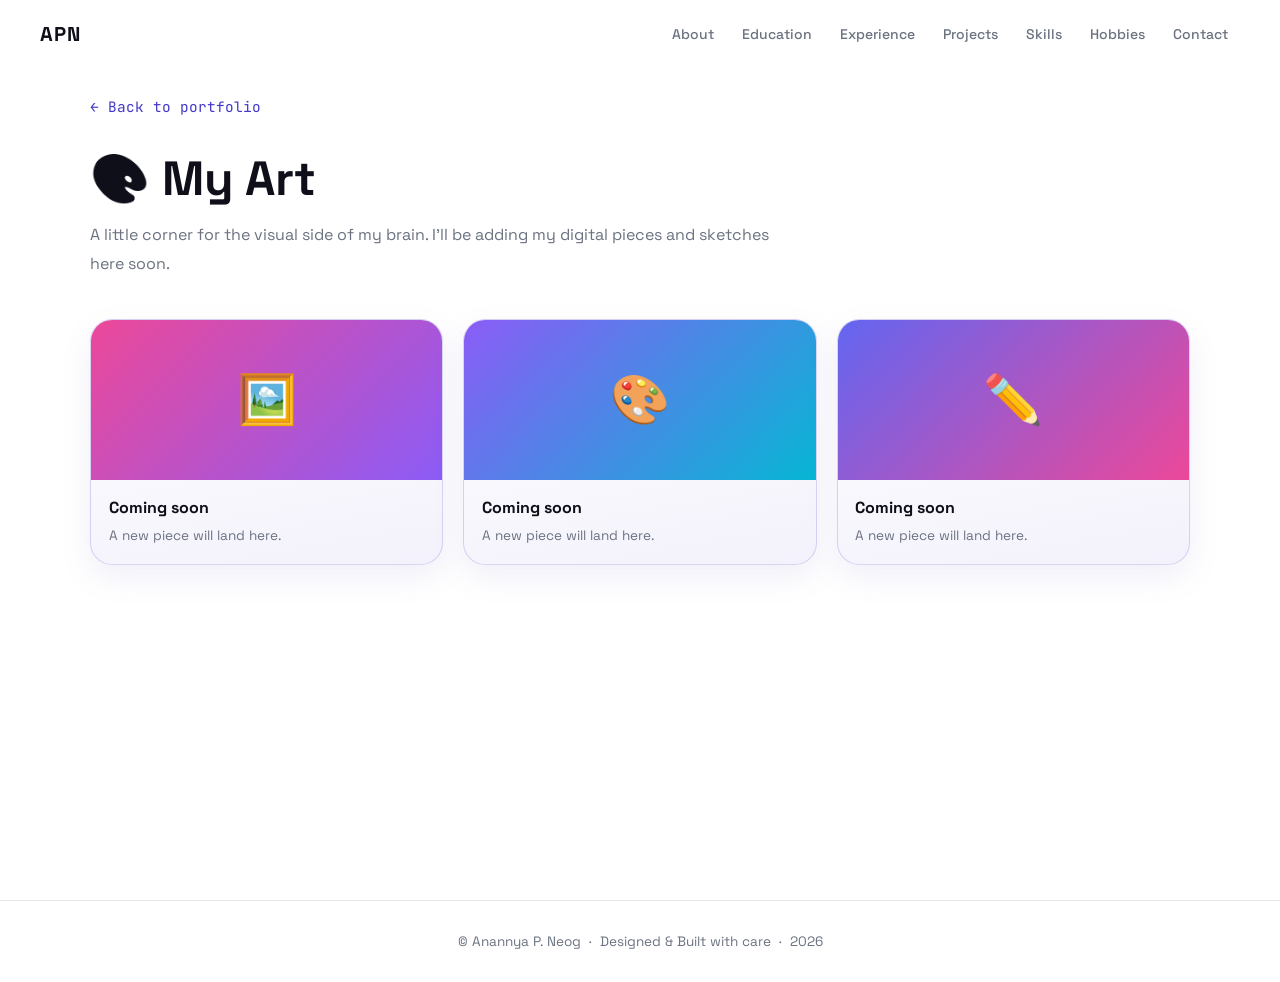
<file: art-light.html>
<!DOCTYPE html>
<html lang="en">
<head>
  <meta charset="UTF-8" />
  <meta name="viewport" content="width=device-width, initial-scale=1.0" />
  <title>🎨 My Art · Anannya P. Neog</title>
  <link rel="preconnect" href="https://fonts.googleapis.com" />
  <link rel="preconnect" href="https://fonts.gstatic.com" crossorigin />
  <link href="https://fonts.googleapis.com/css2?family=Inter:wght@300;400;500;600;700;900&family=Space+Grotesk:wght@300;400;500;600;700&family=JetBrains+Mono:wght@400;500&display=swap" rel="stylesheet" />
  <link rel="stylesheet" href="style.css" />
  <link rel="icon" href="data:image/svg+xml,<svg xmlns='http://www.w3.org/2000/svg' viewBox='0 0 100 100'><circle cx='50' cy='52' r='44' fill='%23FFD54A'/><rect x='16' y='40' width='26' height='18' rx='9' fill='%23111'/><rect x='58' y='40' width='26' height='18' rx='9' fill='%23111'/><rect x='42' y='45' width='16' height='6' rx='3' fill='%23111'/><rect x='10' y='46' width='7' height='5' rx='2.5' fill='%23111'/><rect x='83' y='46' width='7' height='5' rx='2.5' fill='%23111'/><rect x='24' y='45' width='10' height='6' rx='3' fill='%23fff' opacity='0.35'/><rect x='66' y='45' width='10' height='6' rx='3' fill='%23fff' opacity='0.35'/><path d='M32 68q18 16 36 0' stroke='%23111' stroke-width='6' fill='none' stroke-linecap='round'/></svg>" />
</head>
<body class="light-body">
<nav class="l-nav l-nav--sub">
  <a class="l-nav__logo" href="./index.html#about">APN</a>
  <ul class="l-nav__links">
    <li><a href="./index.html#about">About</a></li>
    <li><a href="./index.html#education">Education</a></li>
    <li><a href="./index.html#experience">Experience</a></li>
    <li><a href="./projects-light.html">Projects</a></li>
    <li><a href="./index.html#skills">Skills</a></li>
    <li><a href="./index.html#hobbies">Hobbies</a></li>
    <li><a href="./index.html#contact">Contact</a></li>
  </ul>
</nav>
<div class="subpage subpage--light">
  <div class="subpage__inner">
    <a href="./index.html#hobbies" class="subpage__back">← Back to portfolio</a>
    <h1>🎨 My Art</h1>
    <p class="subpage__lead">A little corner for the visual side of my brain. I'll be adding my digital pieces and sketches here soon.</p>
    <div class="subpage-gallery">
      <div class="subpage-tile"><div class="subpage-tile__img l-proj-img--sign">🖼️</div><div class="subpage-tile__body"><h3>Coming soon</h3><p>A new piece will land here.</p></div></div>
      <div class="subpage-tile"><div class="subpage-tile__img l-proj-img--fathom">🎨</div><div class="subpage-tile__body"><h3>Coming soon</h3><p>A new piece will land here.</p></div></div>
      <div class="subpage-tile"><div class="subpage-tile__img l-proj-img--web">✏️</div><div class="subpage-tile__body"><h3>Coming soon</h3><p>A new piece will land here.</p></div></div>
    </div>
  </div>
</div>
<button id="d-top-btn" class="d-top-btn" aria-label="Back to top"><img src="./assets/rocket.svg" alt="" /></button>
<footer class="l-footer"><p>© Anannya P. Neog &nbsp;·&nbsp; Designed &amp; Built with care &nbsp;·&nbsp; 2026</p></footer>
<script>
  (function () {
    var btn = document.getElementById('d-top-btn');
    if (!btn) return;
    function launchRocket() {
      if (btn.dataset.launching) return;
      btn.dataset.launching = '1';
      btn.classList.add('launching');
      var dur = 1900, t0 = performance.now(), sy = window.scrollY, fly = window.innerHeight + 180;
      function frame(now) {
        var t = Math.min(1, (now - t0) / dur);
        var eo = 1 - Math.pow(1 - t, 3);
        window.scrollTo(0, sy * (1 - eo));
        var up = t * t;
        btn.style.transform = 'translateY(' + (-up * fly) + 'px) rotate(' + (t * 6) + 'deg)';
        if (t < 1) requestAnimationFrame(frame);
        else { btn.classList.remove('launching', 'show'); btn.style.transform = ''; delete btn.dataset.launching; }
      }
      requestAnimationFrame(frame);
    }
    window.addEventListener('scroll', function () {
      if (!btn.dataset.launching) btn.classList.toggle('show', window.scrollY > 400);
    }, { passive: true });
    btn.addEventListener('click', launchRocket);
  })();
</script>
<script data-goatcounter="https://anannyapriya.goatcounter.com/count" async src="//gc.zgo.at/count.js"></script>
<script>
  /* Private eye-icon view counter — visible only to the owner. Unlocks via
     a secret ?owner= URL parameter or by typing "eye" anywhere on the page.
     Nothing here is visible or discoverable by a normal visitor. */
  (function () {
    var SECRET = 'apn-eye-7f3q2x';
    var KEY = '__apnEyeUnlocked';
    var unlocked = sessionStorage.getItem(KEY) === '1';

    try {
      var params = new URLSearchParams(location.search);
      if (params.get('owner') === SECRET) {
        unlocked = true;
        sessionStorage.setItem(KEY, '1');
      }
    } catch (e) {}

    var typed = '';
    document.addEventListener('keydown', function (e) {
      if (!e.key || e.key.length !== 1) return;
      typed = (typed + e.key).slice(-3).toLowerCase();
      if (typed === 'eye') {
        if (document.getElementById('apnEyeBadge')) {
          hideBadge();
        } else {
          unlocked = true;
          sessionStorage.setItem(KEY, '1');
          showBadge();
        }
      }
    });

    function hideBadge() {
      var el = document.getElementById('apnEyeBadge');
      if (el) el.remove();
      unlocked = false;
      sessionStorage.removeItem(KEY);
    }

    function showBadge() {
      if (document.getElementById('apnEyeBadge')) return;
      var b = document.createElement('div');
      b.id = 'apnEyeBadge';
      b.style.cssText = 'position:fixed;bottom:1.25rem;left:1.25rem;z-index:99999;' +
        'background:rgba(10,10,25,0.86);color:#fff;font-family:monospace;font-size:0.78rem;' +
        'padding:0.5rem 0.9rem;border-radius:99px;display:flex;align-items:center;gap:0.45rem;' +
        'backdrop-filter:blur(8px);-webkit-backdrop-filter:blur(8px);' +
        'border:1px solid rgba(139,92,246,0.45);box-shadow:0 4px 18px rgba(0,0,0,0.35);' +
        'pointer-events:none;user-select:none;';
      b.innerHTML = '<span style="font-size:1rem">\uD83D\uDC41\uFE0F</span><span id="apnEyeCount">\u2026</span>';
      document.body.appendChild(b);
      fetch('https://anannyapriya.goatcounter.com/counter/TOTAL.json')
        .then(function (r) { return r.json(); })
        .then(function (d) {
          var n = d.count_unique || d.count || '?';
          document.getElementById('apnEyeCount').textContent = n + ' views';
        })
        .catch(function () {
          document.getElementById('apnEyeCount').textContent = 'enable counter in GoatCounter';
        });
    }

    if (unlocked) {
      if (document.readyState === 'loading') {
        document.addEventListener('DOMContentLoaded', showBadge);
      } else {
        showBadge();
      }
    }
  })();
</script>
</body>
</html>
</file>
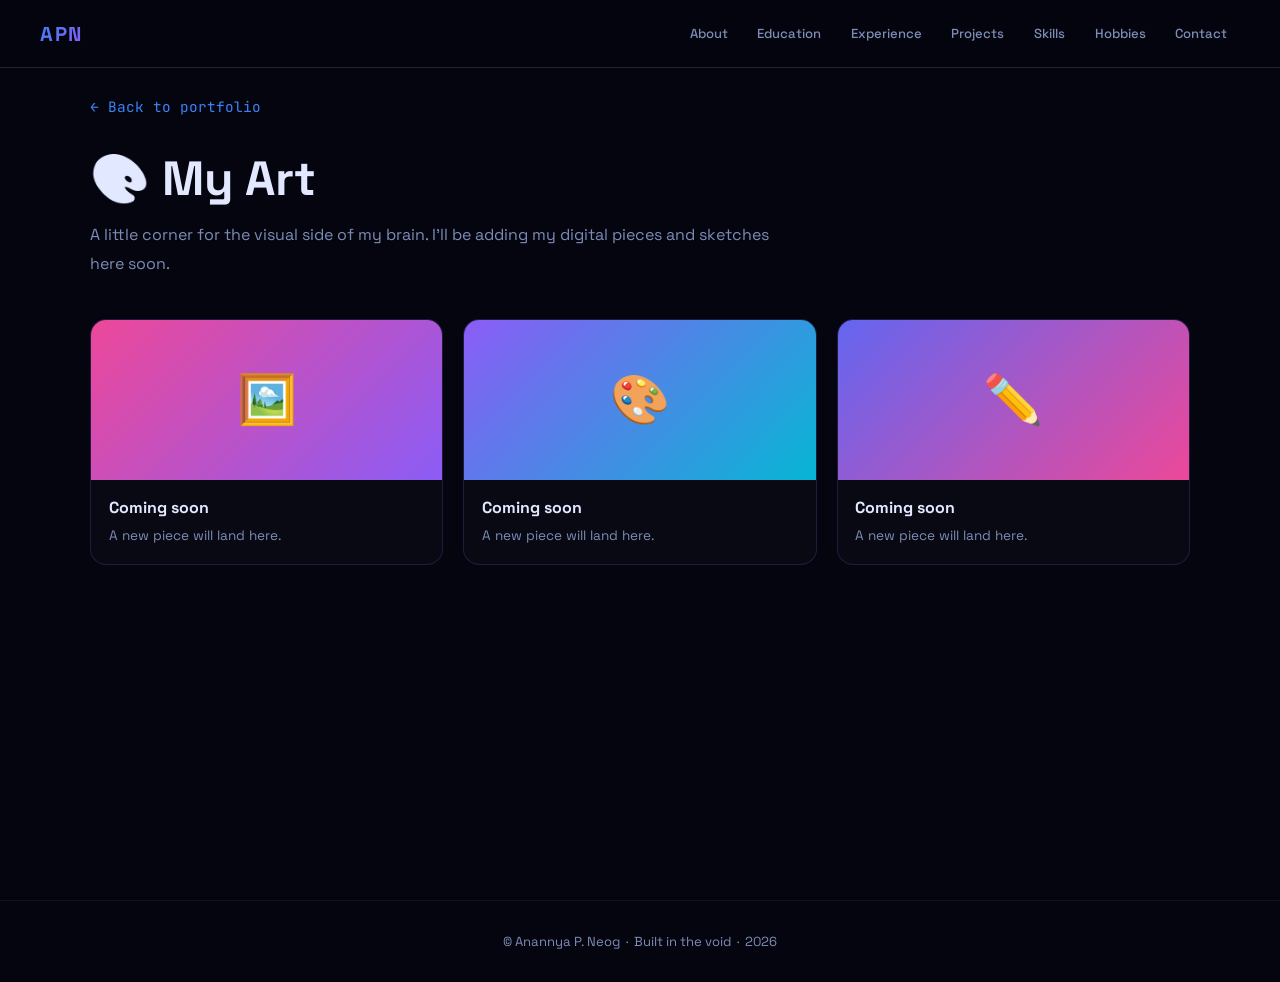
<file: art.html>
<!DOCTYPE html>
<html lang="en">
<head>
  <meta charset="UTF-8" />
  <meta name="viewport" content="width=device-width, initial-scale=1.0" />
  <title>Art · Anannya P. Neog</title>
  <link rel="preconnect" href="https://fonts.googleapis.com" />
  <link rel="preconnect" href="https://fonts.gstatic.com" crossorigin />
  <link href="https://fonts.googleapis.com/css2?family=Inter:wght@300;400;500;600;700;900&family=Space+Grotesk:wght@300;400;500;600;700&family=JetBrains+Mono:wght@400;500&display=swap" rel="stylesheet" />
  <link rel="stylesheet" href="style.css" />
  <link rel="icon" href="data:image/svg+xml,<svg xmlns='http://www.w3.org/2000/svg' viewBox='0 0 100 100'><circle cx='50' cy='52' r='44' fill='%23FFD54A'/><rect x='16' y='40' width='26' height='18' rx='9' fill='%23111'/><rect x='58' y='40' width='26' height='18' rx='9' fill='%23111'/><rect x='42' y='45' width='16' height='6' rx='3' fill='%23111'/><rect x='10' y='46' width='7' height='5' rx='2.5' fill='%23111'/><rect x='83' y='46' width='7' height='5' rx='2.5' fill='%23111'/><rect x='24' y='45' width='10' height='6' rx='3' fill='%23fff' opacity='0.35'/><rect x='66' y='45' width='10' height='6' rx='3' fill='%23fff' opacity='0.35'/><path d='M32 68q18 16 36 0' stroke='%23111' stroke-width='6' fill='none' stroke-linecap='round'/></svg>" />
</head>
<body class="void-body">
<nav class="d-nav d-nav--sub">
  <a class="d-nav__logo" href="./index.html#d-about">APN</a>
  <div class="d-nav__links">
    <a href="./index.html#d-aboutme"   class="d-nav__btn" data-label="About">About</a>
    <a href="./index.html#d-education"  class="d-nav__btn" data-label="Education">Education</a>
    <a href="./index.html#d-experience" class="d-nav__btn" data-label="Experience">Experience</a>
    <a href="./projects.html"           class="d-nav__btn" data-label="Projects">Projects</a>
    <a href="./index.html#d-skills"     class="d-nav__btn" data-label="Skills">Skills</a>
    <a href="./index.html#d-hobbies"    class="d-nav__btn" data-label="Hobbies">Hobbies</a>
    <a href="./index.html#d-contact"    class="d-nav__btn" data-label="Contact">Contact</a>
  </div>
</nav>
<div class="subpage">
  <div class="subpage__inner">
    <a href="./index.html#d-hobbies" class="subpage__back">← Back to portfolio</a>
    <h1>🎨 My Art</h1>
    <p class="subpage__lead">
      A little corner for the visual side of my brain. I'll be adding my digital pieces
      and sketches here soon.
    </p>
    <div class="subpage-gallery">
      <div class="subpage-tile"><div class="subpage-tile__img d-proj-img--sign">🖼️</div><div class="subpage-tile__body"><h3>Coming soon</h3><p>A new piece will land here.</p></div></div>
      <div class="subpage-tile"><div class="subpage-tile__img d-proj-img--fathom">🎨</div><div class="subpage-tile__body"><h3>Coming soon</h3><p>A new piece will land here.</p></div></div>
      <div class="subpage-tile"><div class="subpage-tile__img d-proj-img--web">✏️</div><div class="subpage-tile__body"><h3>Coming soon</h3><p>A new piece will land here.</p></div></div>
    </div>
  </div>
</div>

<footer class="d-footer">
  <p>© Anannya P. Neog &nbsp;·&nbsp; Built in the void &nbsp;·&nbsp; 2026</p>
</footer>

<button id="d-top-btn" class="d-top-btn" aria-label="Back to top"><img src="./assets/rocket.svg" alt="" /></button>

<script>
  (function () {
    var btn = document.getElementById('d-top-btn');
    function launchRocket() {
      if (btn.dataset.launching) return;
      btn.dataset.launching = '1';
      btn.classList.add('launching');
      var dur = 1900, t0 = performance.now(), sy = window.scrollY, fly = window.innerHeight + 180;
      function frame(now) {
        var t = Math.min(1, (now - t0) / dur);
        var eo = 1 - Math.pow(1 - t, 3);
        window.scrollTo(0, sy * (1 - eo));
        var up = t * t;
        btn.style.transform = 'translateY(' + (-up * fly) + 'px) rotate(' + (t * 6) + 'deg)';
        if (t < 1) requestAnimationFrame(frame);
        else { btn.classList.remove('launching', 'show'); btn.style.transform = ''; delete btn.dataset.launching; }
      }
      requestAnimationFrame(frame);
    }
    window.addEventListener('scroll', function () {
      if (!btn.dataset.launching) btn.classList.toggle('show', window.scrollY > 400);
    }, { passive: true });
    btn.addEventListener('click', launchRocket);
  })();
</script>
<script>document.querySelectorAll('a[href*="index.html#d-"]').forEach(function(a){a.addEventListener("click",function(){sessionStorage.setItem("openDark","1");});});</script>
<script data-goatcounter="https://anannyapriya.goatcounter.com/count" async src="//gc.zgo.at/count.js"></script>
<script>
  /* Private eye-icon view counter — visible only to the owner. Unlocks via
     a secret ?owner= URL parameter or by typing "eye" anywhere on the page.
     Nothing here is visible or discoverable by a normal visitor. */
  (function () {
    var SECRET = 'apn-eye-7f3q2x';
    var KEY = '__apnEyeUnlocked';
    var unlocked = sessionStorage.getItem(KEY) === '1';

    try {
      var params = new URLSearchParams(location.search);
      if (params.get('owner') === SECRET) {
        unlocked = true;
        sessionStorage.setItem(KEY, '1');
      }
    } catch (e) {}

    var typed = '';
    document.addEventListener('keydown', function (e) {
      if (!e.key || e.key.length !== 1) return;
      typed = (typed + e.key).slice(-3).toLowerCase();
      if (typed === 'eye') {
        if (document.getElementById('apnEyeBadge')) {
          hideBadge();
        } else {
          unlocked = true;
          sessionStorage.setItem(KEY, '1');
          showBadge();
        }
      }
    });

    function hideBadge() {
      var el = document.getElementById('apnEyeBadge');
      if (el) el.remove();
      unlocked = false;
      sessionStorage.removeItem(KEY);
    }

    function showBadge() {
      if (document.getElementById('apnEyeBadge')) return;
      var b = document.createElement('div');
      b.id = 'apnEyeBadge';
      b.style.cssText = 'position:fixed;bottom:1.25rem;left:1.25rem;z-index:99999;' +
        'background:rgba(10,10,25,0.86);color:#fff;font-family:monospace;font-size:0.78rem;' +
        'padding:0.5rem 0.9rem;border-radius:99px;display:flex;align-items:center;gap:0.45rem;' +
        'backdrop-filter:blur(8px);-webkit-backdrop-filter:blur(8px);' +
        'border:1px solid rgba(139,92,246,0.45);box-shadow:0 4px 18px rgba(0,0,0,0.35);' +
        'pointer-events:none;user-select:none;';
      b.innerHTML = '<span style="font-size:1rem">\uD83D\uDC41\uFE0F</span><span id="apnEyeCount">\u2026</span>';
      document.body.appendChild(b);
      fetch('https://anannyapriya.goatcounter.com/counter/TOTAL.json')
        .then(function (r) { return r.json(); })
        .then(function (d) {
          var n = d.count_unique || d.count || '?';
          document.getElementById('apnEyeCount').textContent = n + ' views';
        })
        .catch(function () {
          document.getElementById('apnEyeCount').textContent = 'enable counter in GoatCounter';
        });
    }

    if (unlocked) {
      if (document.readyState === 'loading') {
        document.addEventListener('DOMContentLoaded', showBadge);
      } else {
        showBadge();
      }
    }
  })();
</script>
</body>
</html>
</file>
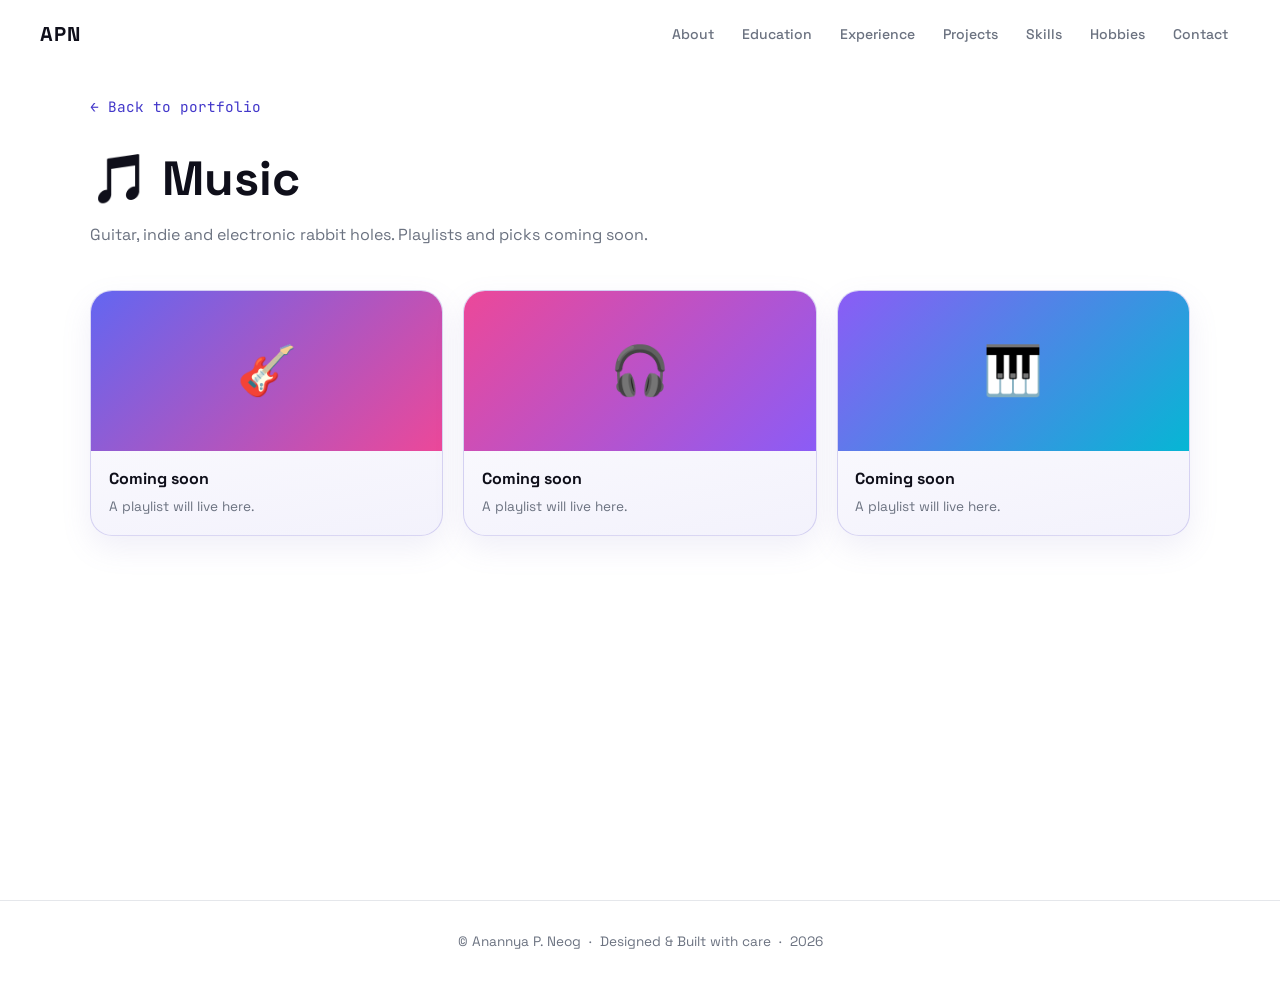
<file: music-light.html>
<!DOCTYPE html>
<html lang="en">
<head>
  <meta charset="UTF-8" />
  <meta name="viewport" content="width=device-width, initial-scale=1.0" />
  <title>🎵 Music · Anannya P. Neog</title>
  <link rel="preconnect" href="https://fonts.googleapis.com" />
  <link rel="preconnect" href="https://fonts.gstatic.com" crossorigin />
  <link href="https://fonts.googleapis.com/css2?family=Inter:wght@300;400;500;600;700;900&family=Space+Grotesk:wght@300;400;500;600;700&family=JetBrains+Mono:wght@400;500&display=swap" rel="stylesheet" />
  <link rel="stylesheet" href="style.css" />
  <link rel="icon" href="data:image/svg+xml,<svg xmlns='http://www.w3.org/2000/svg' viewBox='0 0 100 100'><circle cx='50' cy='52' r='44' fill='%23FFD54A'/><rect x='16' y='40' width='26' height='18' rx='9' fill='%23111'/><rect x='58' y='40' width='26' height='18' rx='9' fill='%23111'/><rect x='42' y='45' width='16' height='6' rx='3' fill='%23111'/><rect x='10' y='46' width='7' height='5' rx='2.5' fill='%23111'/><rect x='83' y='46' width='7' height='5' rx='2.5' fill='%23111'/><rect x='24' y='45' width='10' height='6' rx='3' fill='%23fff' opacity='0.35'/><rect x='66' y='45' width='10' height='6' rx='3' fill='%23fff' opacity='0.35'/><path d='M32 68q18 16 36 0' stroke='%23111' stroke-width='6' fill='none' stroke-linecap='round'/></svg>" />
</head>
<body class="light-body">
<nav class="l-nav l-nav--sub">
  <a class="l-nav__logo" href="./index.html#about">APN</a>
  <ul class="l-nav__links">
    <li><a href="./index.html#about">About</a></li>
    <li><a href="./index.html#education">Education</a></li>
    <li><a href="./index.html#experience">Experience</a></li>
    <li><a href="./projects-light.html">Projects</a></li>
    <li><a href="./index.html#skills">Skills</a></li>
    <li><a href="./index.html#hobbies">Hobbies</a></li>
    <li><a href="./index.html#contact">Contact</a></li>
  </ul>
</nav>
<div class="subpage subpage--light">
  <div class="subpage__inner">
    <a href="./index.html#hobbies" class="subpage__back">← Back to portfolio</a>
    <h1>🎵 Music</h1>
    <p class="subpage__lead">Guitar, indie and electronic rabbit holes. Playlists and picks coming soon.</p>
    <div class="subpage-gallery">
      <div class="subpage-tile"><div class="subpage-tile__img l-proj-img--web">🎸</div><div class="subpage-tile__body"><h3>Coming soon</h3><p>A playlist will live here.</p></div></div>
      <div class="subpage-tile"><div class="subpage-tile__img l-proj-img--sign">🎧</div><div class="subpage-tile__body"><h3>Coming soon</h3><p>A playlist will live here.</p></div></div>
      <div class="subpage-tile"><div class="subpage-tile__img l-proj-img--fathom">🎹</div><div class="subpage-tile__body"><h3>Coming soon</h3><p>A playlist will live here.</p></div></div>
    </div>
  </div>
</div>
<button id="d-top-btn" class="d-top-btn" aria-label="Back to top"><img src="./assets/rocket.svg" alt="" /></button>
<footer class="l-footer"><p>© Anannya P. Neog &nbsp;·&nbsp; Designed &amp; Built with care &nbsp;·&nbsp; 2026</p></footer>
<script>
  (function () {
    var btn = document.getElementById('d-top-btn');
    if (!btn) return;
    function launchRocket() {
      if (btn.dataset.launching) return;
      btn.dataset.launching = '1';
      btn.classList.add('launching');
      var dur = 1900, t0 = performance.now(), sy = window.scrollY, fly = window.innerHeight + 180;
      function frame(now) {
        var t = Math.min(1, (now - t0) / dur);
        var eo = 1 - Math.pow(1 - t, 3);
        window.scrollTo(0, sy * (1 - eo));
        var up = t * t;
        btn.style.transform = 'translateY(' + (-up * fly) + 'px) rotate(' + (t * 6) + 'deg)';
        if (t < 1) requestAnimationFrame(frame);
        else { btn.classList.remove('launching', 'show'); btn.style.transform = ''; delete btn.dataset.launching; }
      }
      requestAnimationFrame(frame);
    }
    window.addEventListener('scroll', function () {
      if (!btn.dataset.launching) btn.classList.toggle('show', window.scrollY > 400);
    }, { passive: true });
    btn.addEventListener('click', launchRocket);
  })();
</script>
<script data-goatcounter="https://anannyapriya.goatcounter.com/count" async src="//gc.zgo.at/count.js"></script>
<script>
  /* Private eye-icon view counter — visible only to the owner. Unlocks via
     a secret ?owner= URL parameter or by typing "eye" anywhere on the page.
     Nothing here is visible or discoverable by a normal visitor. */
  (function () {
    var SECRET = 'apn-eye-7f3q2x';
    var KEY = '__apnEyeUnlocked';
    var unlocked = sessionStorage.getItem(KEY) === '1';

    try {
      var params = new URLSearchParams(location.search);
      if (params.get('owner') === SECRET) {
        unlocked = true;
        sessionStorage.setItem(KEY, '1');
      }
    } catch (e) {}

    var typed = '';
    document.addEventListener('keydown', function (e) {
      if (!e.key || e.key.length !== 1) return;
      typed = (typed + e.key).slice(-3).toLowerCase();
      if (typed === 'eye') {
        if (document.getElementById('apnEyeBadge')) {
          hideBadge();
        } else {
          unlocked = true;
          sessionStorage.setItem(KEY, '1');
          showBadge();
        }
      }
    });

    function hideBadge() {
      var el = document.getElementById('apnEyeBadge');
      if (el) el.remove();
      unlocked = false;
      sessionStorage.removeItem(KEY);
    }

    function showBadge() {
      if (document.getElementById('apnEyeBadge')) return;
      var b = document.createElement('div');
      b.id = 'apnEyeBadge';
      b.style.cssText = 'position:fixed;bottom:1.25rem;left:1.25rem;z-index:99999;' +
        'background:rgba(10,10,25,0.86);color:#fff;font-family:monospace;font-size:0.78rem;' +
        'padding:0.5rem 0.9rem;border-radius:99px;display:flex;align-items:center;gap:0.45rem;' +
        'backdrop-filter:blur(8px);-webkit-backdrop-filter:blur(8px);' +
        'border:1px solid rgba(139,92,246,0.45);box-shadow:0 4px 18px rgba(0,0,0,0.35);' +
        'pointer-events:none;user-select:none;';
      b.innerHTML = '<span style="font-size:1rem">\uD83D\uDC41\uFE0F</span><span id="apnEyeCount">\u2026</span>';
      document.body.appendChild(b);
      fetch('https://anannyapriya.goatcounter.com/counter/TOTAL.json')
        .then(function (r) { return r.json(); })
        .then(function (d) {
          var n = d.count_unique || d.count || '?';
          document.getElementById('apnEyeCount').textContent = n + ' views';
        })
        .catch(function () {
          document.getElementById('apnEyeCount').textContent = 'enable counter in GoatCounter';
        });
    }

    if (unlocked) {
      if (document.readyState === 'loading') {
        document.addEventListener('DOMContentLoaded', showBadge);
      } else {
        showBadge();
      }
    }
  })();
</script>
</body>
</html>
</file>
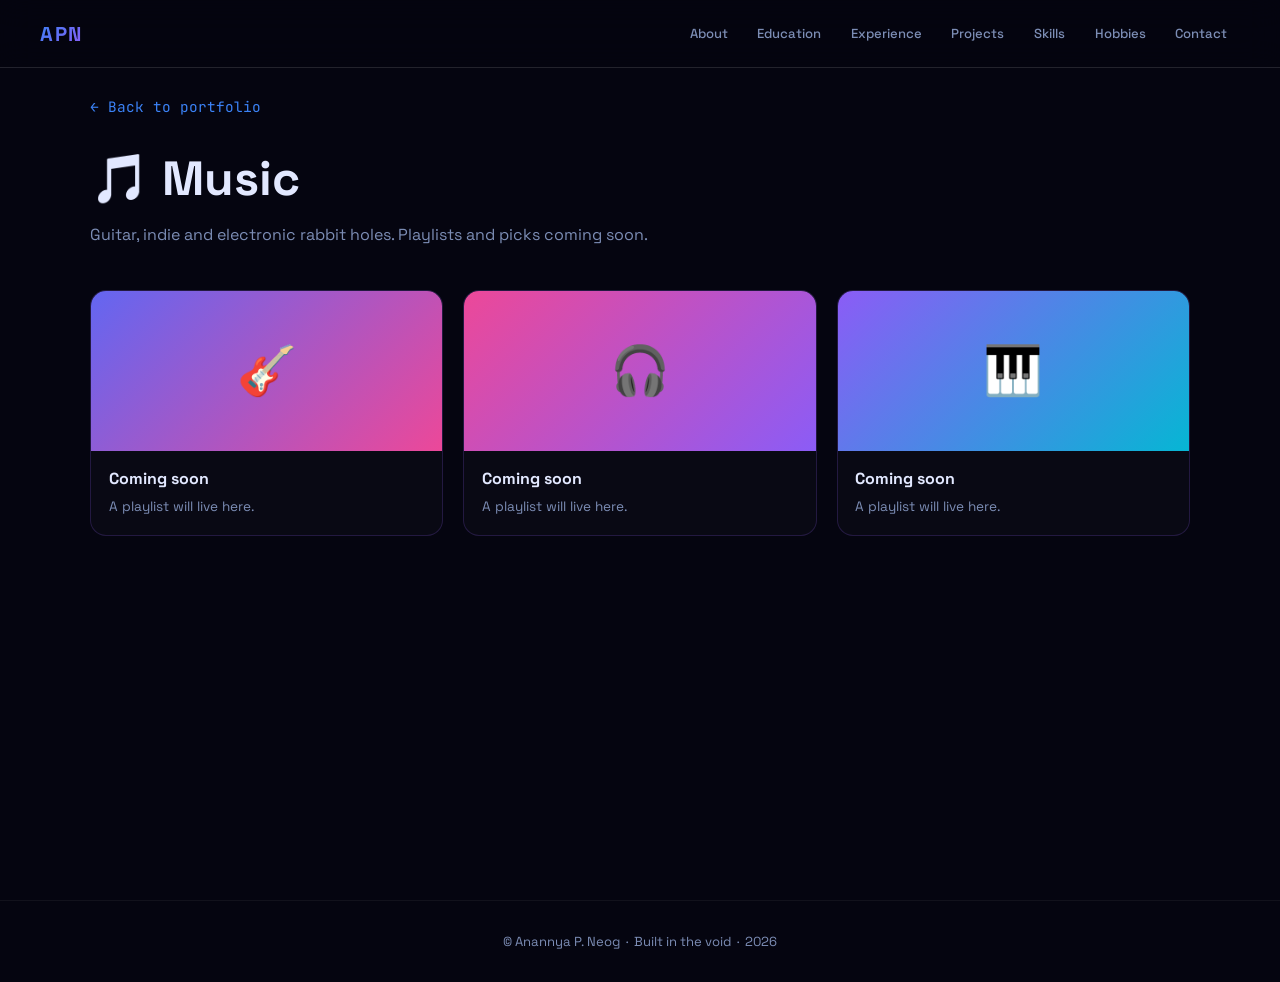
<file: music.html>
<!DOCTYPE html>
<html lang="en">
<head>
  <meta charset="UTF-8" />
  <meta name="viewport" content="width=device-width, initial-scale=1.0" />
  <title>Music · Anannya P. Neog</title>
  <link rel="preconnect" href="https://fonts.googleapis.com" />
  <link rel="preconnect" href="https://fonts.gstatic.com" crossorigin />
  <link href="https://fonts.googleapis.com/css2?family=Inter:wght@300;400;500;600;700;900&family=Space+Grotesk:wght@300;400;500;600;700&family=JetBrains+Mono:wght@400;500&display=swap" rel="stylesheet" />
  <link rel="stylesheet" href="style.css" />
  <link rel="icon" href="data:image/svg+xml,<svg xmlns='http://www.w3.org/2000/svg' viewBox='0 0 100 100'><circle cx='50' cy='52' r='44' fill='%23FFD54A'/><rect x='16' y='40' width='26' height='18' rx='9' fill='%23111'/><rect x='58' y='40' width='26' height='18' rx='9' fill='%23111'/><rect x='42' y='45' width='16' height='6' rx='3' fill='%23111'/><rect x='10' y='46' width='7' height='5' rx='2.5' fill='%23111'/><rect x='83' y='46' width='7' height='5' rx='2.5' fill='%23111'/><rect x='24' y='45' width='10' height='6' rx='3' fill='%23fff' opacity='0.35'/><rect x='66' y='45' width='10' height='6' rx='3' fill='%23fff' opacity='0.35'/><path d='M32 68q18 16 36 0' stroke='%23111' stroke-width='6' fill='none' stroke-linecap='round'/></svg>" />
</head>
<body class="void-body">
<nav class="d-nav d-nav--sub">
  <a class="d-nav__logo" href="./index.html#d-about">APN</a>
  <div class="d-nav__links">
    <a href="./index.html#d-aboutme"   class="d-nav__btn" data-label="About">About</a>
    <a href="./index.html#d-education"  class="d-nav__btn" data-label="Education">Education</a>
    <a href="./index.html#d-experience" class="d-nav__btn" data-label="Experience">Experience</a>
    <a href="./projects.html"           class="d-nav__btn" data-label="Projects">Projects</a>
    <a href="./index.html#d-skills"     class="d-nav__btn" data-label="Skills">Skills</a>
    <a href="./index.html#d-hobbies"    class="d-nav__btn" data-label="Hobbies">Hobbies</a>
    <a href="./index.html#d-contact"    class="d-nav__btn" data-label="Contact">Contact</a>
  </div>
</nav>
<div class="subpage">
  <div class="subpage__inner">
    <a href="./index.html#d-hobbies" class="subpage__back">← Back to portfolio</a>
    <h1>🎵 Music</h1>
    <p class="subpage__lead">
      Guitar, indie and electronic rabbit holes. Playlists and picks coming soon.
    </p>
    <div class="subpage-gallery">
      <div class="subpage-tile"><div class="subpage-tile__img d-proj-img--web">🎸</div><div class="subpage-tile__body"><h3>Coming soon</h3><p>A playlist will live here.</p></div></div>
      <div class="subpage-tile"><div class="subpage-tile__img d-proj-img--sign">🎧</div><div class="subpage-tile__body"><h3>Coming soon</h3><p>A playlist will live here.</p></div></div>
      <div class="subpage-tile"><div class="subpage-tile__img d-proj-img--fathom">🎹</div><div class="subpage-tile__body"><h3>Coming soon</h3><p>A playlist will live here.</p></div></div>
    </div>
  </div>
</div>

<footer class="d-footer">
  <p>© Anannya P. Neog &nbsp;·&nbsp; Built in the void &nbsp;·&nbsp; 2026</p>
</footer>

<button id="d-top-btn" class="d-top-btn" aria-label="Back to top"><img src="./assets/rocket.svg" alt="" /></button>

<script>
  (function () {
    var btn = document.getElementById('d-top-btn');
    function launchRocket() {
      if (btn.dataset.launching) return;
      btn.dataset.launching = '1';
      btn.classList.add('launching');
      var dur = 1900, t0 = performance.now(), sy = window.scrollY, fly = window.innerHeight + 180;
      function frame(now) {
        var t = Math.min(1, (now - t0) / dur);
        var eo = 1 - Math.pow(1 - t, 3);
        window.scrollTo(0, sy * (1 - eo));
        var up = t * t;
        btn.style.transform = 'translateY(' + (-up * fly) + 'px) rotate(' + (t * 6) + 'deg)';
        if (t < 1) requestAnimationFrame(frame);
        else { btn.classList.remove('launching', 'show'); btn.style.transform = ''; delete btn.dataset.launching; }
      }
      requestAnimationFrame(frame);
    }
    window.addEventListener('scroll', function () {
      if (!btn.dataset.launching) btn.classList.toggle('show', window.scrollY > 400);
    }, { passive: true });
    btn.addEventListener('click', launchRocket);
  })();
</script>
<script>document.querySelectorAll('a[href*="index.html#d-"]').forEach(function(a){a.addEventListener("click",function(){sessionStorage.setItem("openDark","1");});});</script>
<script data-goatcounter="https://anannyapriya.goatcounter.com/count" async src="//gc.zgo.at/count.js"></script>
<script>
  /* Private eye-icon view counter — visible only to the owner. Unlocks via
     a secret ?owner= URL parameter or by typing "eye" anywhere on the page.
     Nothing here is visible or discoverable by a normal visitor. */
  (function () {
    var SECRET = 'apn-eye-7f3q2x';
    var KEY = '__apnEyeUnlocked';
    var unlocked = sessionStorage.getItem(KEY) === '1';

    try {
      var params = new URLSearchParams(location.search);
      if (params.get('owner') === SECRET) {
        unlocked = true;
        sessionStorage.setItem(KEY, '1');
      }
    } catch (e) {}

    var typed = '';
    document.addEventListener('keydown', function (e) {
      if (!e.key || e.key.length !== 1) return;
      typed = (typed + e.key).slice(-3).toLowerCase();
      if (typed === 'eye') {
        if (document.getElementById('apnEyeBadge')) {
          hideBadge();
        } else {
          unlocked = true;
          sessionStorage.setItem(KEY, '1');
          showBadge();
        }
      }
    });

    function hideBadge() {
      var el = document.getElementById('apnEyeBadge');
      if (el) el.remove();
      unlocked = false;
      sessionStorage.removeItem(KEY);
    }

    function showBadge() {
      if (document.getElementById('apnEyeBadge')) return;
      var b = document.createElement('div');
      b.id = 'apnEyeBadge';
      b.style.cssText = 'position:fixed;bottom:1.25rem;left:1.25rem;z-index:99999;' +
        'background:rgba(10,10,25,0.86);color:#fff;font-family:monospace;font-size:0.78rem;' +
        'padding:0.5rem 0.9rem;border-radius:99px;display:flex;align-items:center;gap:0.45rem;' +
        'backdrop-filter:blur(8px);-webkit-backdrop-filter:blur(8px);' +
        'border:1px solid rgba(139,92,246,0.45);box-shadow:0 4px 18px rgba(0,0,0,0.35);' +
        'pointer-events:none;user-select:none;';
      b.innerHTML = '<span style="font-size:1rem">\uD83D\uDC41\uFE0F</span><span id="apnEyeCount">\u2026</span>';
      document.body.appendChild(b);
      fetch('https://anannyapriya.goatcounter.com/counter/TOTAL.json')
        .then(function (r) { return r.json(); })
        .then(function (d) {
          var n = d.count_unique || d.count || '?';
          document.getElementById('apnEyeCount').textContent = n + ' views';
        })
        .catch(function () {
          document.getElementById('apnEyeCount').textContent = 'enable counter in GoatCounter';
        });
    }

    if (unlocked) {
      if (document.readyState === 'loading') {
        document.addEventListener('DOMContentLoaded', showBadge);
      } else {
        showBadge();
      }
    }
  })();
</script>
</body>
</html>
</file>
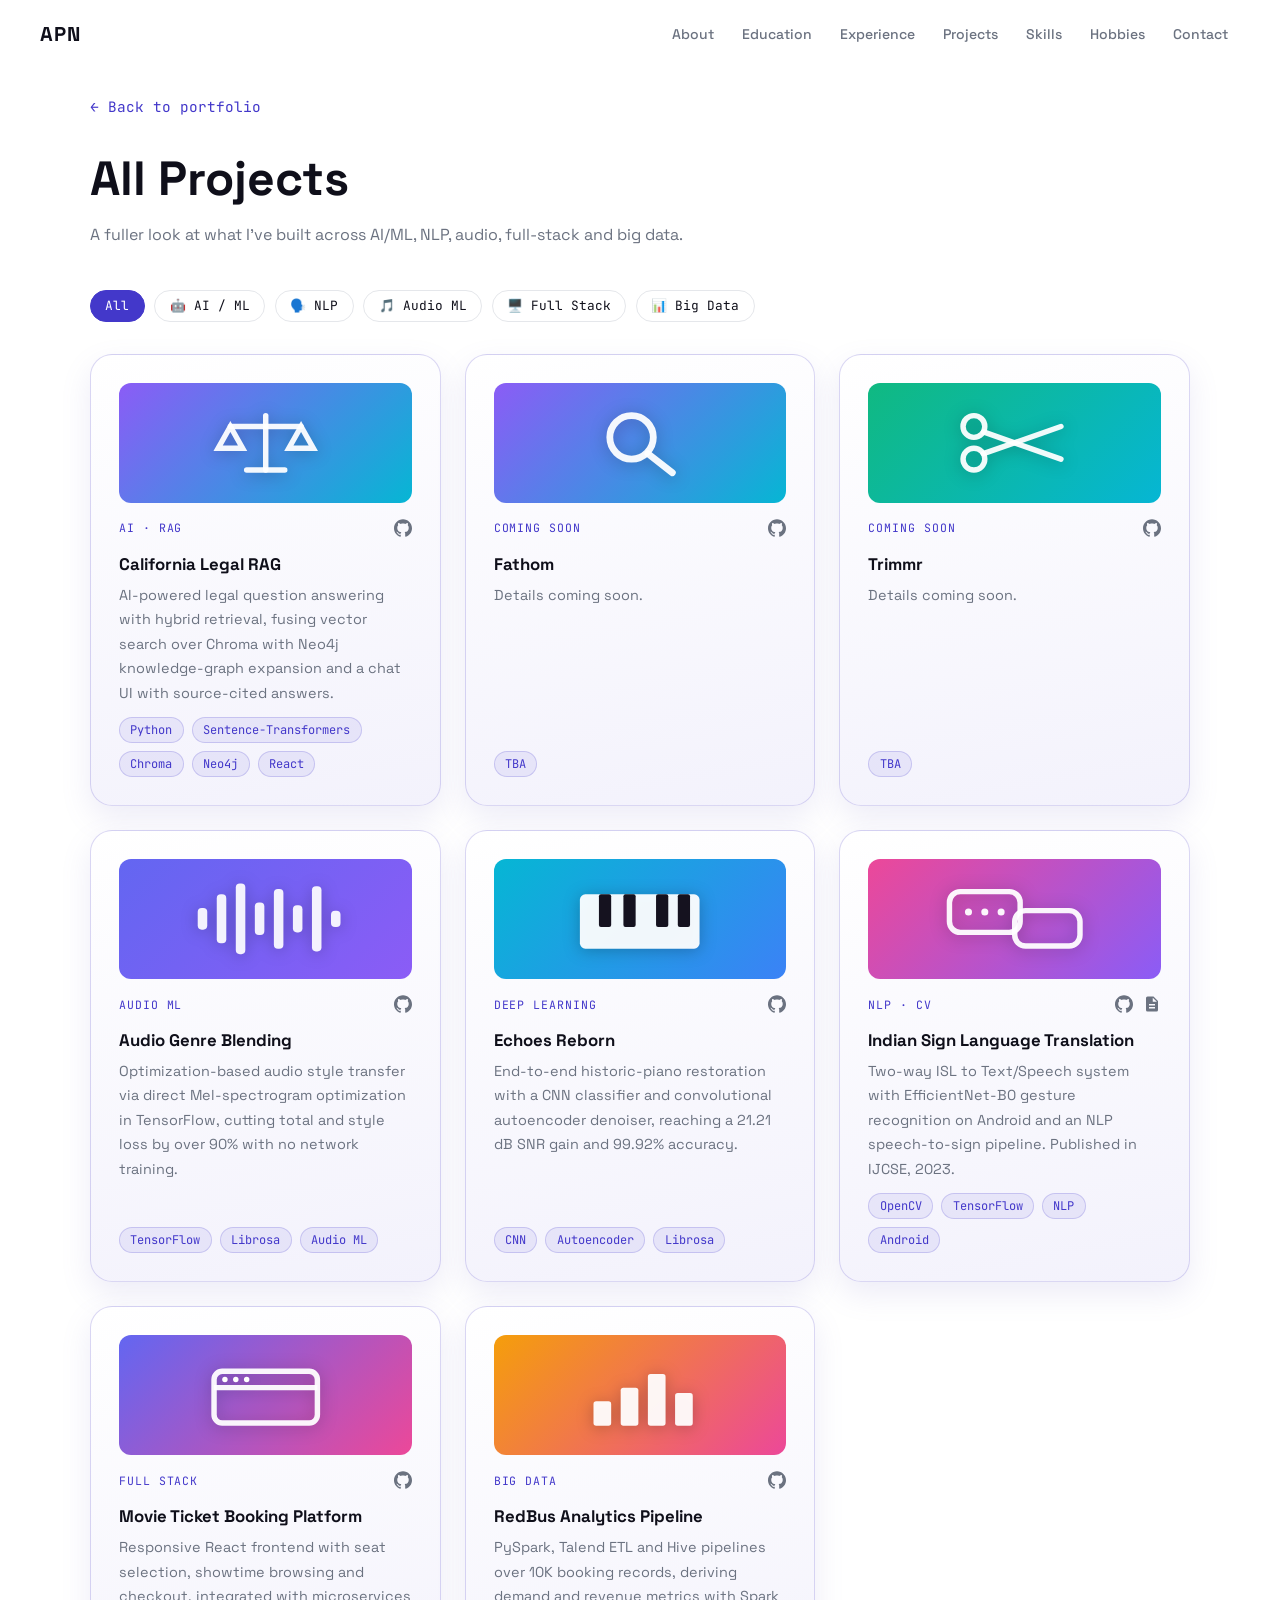
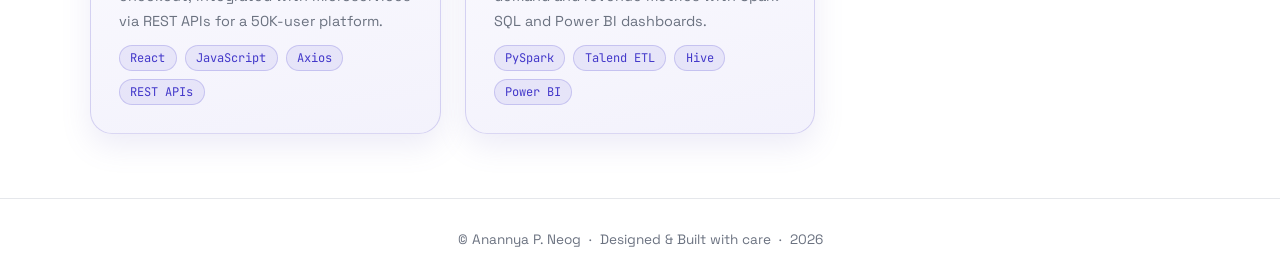
<file: projects-light.html>
<!DOCTYPE html>
<html lang="en">
<head>
  <meta charset="UTF-8" />
  <meta name="viewport" content="width=device-width, initial-scale=1.0" />
  <title>Projects · Anannya P. Neog</title>
  <link rel="preconnect" href="https://fonts.googleapis.com" />
  <link rel="preconnect" href="https://fonts.gstatic.com" crossorigin />
  <link href="https://fonts.googleapis.com/css2?family=Inter:wght@300;400;500;600;700;900&family=Space+Grotesk:wght@300;400;500;600;700&family=JetBrains+Mono:wght@400;500&display=swap" rel="stylesheet" />
  <link rel="stylesheet" href="style.css" />
  <link rel="icon" href="data:image/svg+xml,<svg xmlns='http://www.w3.org/2000/svg' viewBox='0 0 100 100'><circle cx='50' cy='52' r='44' fill='%23FFD54A'/><rect x='16' y='40' width='26' height='18' rx='9' fill='%23111'/><rect x='58' y='40' width='26' height='18' rx='9' fill='%23111'/><rect x='42' y='45' width='16' height='6' rx='3' fill='%23111'/><rect x='10' y='46' width='7' height='5' rx='2.5' fill='%23111'/><rect x='83' y='46' width='7' height='5' rx='2.5' fill='%23111'/><rect x='24' y='45' width='10' height='6' rx='3' fill='%23fff' opacity='0.35'/><rect x='66' y='45' width='10' height='6' rx='3' fill='%23fff' opacity='0.35'/><path d='M32 68q18 16 36 0' stroke='%23111' stroke-width='6' fill='none' stroke-linecap='round'/></svg>" />
</head>
<body class="light-body">
<nav class="l-nav l-nav--sub">
  <a class="l-nav__logo" href="./index.html#about">APN</a>
  <ul class="l-nav__links">
    <li><a href="./index.html#about">About</a></li>
    <li><a href="./index.html#education">Education</a></li>
    <li><a href="./index.html#experience">Experience</a></li>
    <li><a href="./projects-light.html">Projects</a></li>
    <li><a href="./index.html#skills">Skills</a></li>
    <li><a href="./index.html#hobbies">Hobbies</a></li>
    <li><a href="./index.html#contact">Contact</a></li>
  </ul>
</nav>
<div class="subpage subpage--light">
  <div class="subpage__inner">
    <a href="./index.html#projects" class="subpage__back">← Back to portfolio</a>
    <h1>All Projects</h1>
    <p class="subpage__lead">A fuller look at what I've built across AI/ML, NLP, audio, full-stack and big data.</p>
    <div class="l-proj-fields" id="l-proj-filters">
      <button class="l-proj-field active" data-filter="all">All</button>
      <button class="l-proj-field" data-filter="ai">🤖 AI / ML</button>
      <button class="l-proj-field" data-filter="nlp">🗣️ NLP</button>
      <button class="l-proj-field" data-filter="audio">🎵 Audio ML</button>
      <button class="l-proj-field" data-filter="fullstack">🖥️ Full Stack</button>
      <button class="l-proj-field" data-filter="bigdata">📊 Big Data</button>
    </div>
    <div class="l-projects-grid">
      <div class="l-project-card" data-cat="ai nlp">
        <div class="l-proj-img l-proj-img--fathom"><a class="l-proj-img-link" href="https://github.com/aashu-27R/CALIFORNIA-LEGAL-RAG.git" target="_blank" aria-label="Open link"></a><svg viewBox="0 0 120 60" fill="none" stroke="rgba(255,255,255,0.94)" stroke-width="4" stroke-linecap="round"><line x1="60" y1="10" x2="60" y2="50"/><line x1="34" y1="18" x2="86" y2="18"/><path d="M34 18l-9 16h18z"/><path d="M86 18l-9 16h18z"/><line x1="46" y1="50" x2="74" y2="50"/></svg></div>
        <div class="l-project-card__top">
          <span class="l-proj-cat">AI · RAG</span>
          <div class="l-project-links"><a href="https://github.com/aashu-27R/CALIFORNIA-LEGAL-RAG.git" target="_blank" aria-label="GitHub"><svg viewBox="0 0 24 24" fill="currentColor"><path d="M12 .297c-6.63 0-12 5.373-12 12 0 5.303 3.438 9.8 8.205 11.385.6.113.82-.258.82-.577 0-.285-.01-1.04-.015-2.04-3.338.724-4.042-1.61-4.042-1.61C4.422 18.07 3.633 17.7 3.633 17.7c-1.087-.744.084-.729.084-.729 1.205.084 1.838 1.236 1.838 1.236 1.07 1.835 2.809 1.305 3.495.998.108-.776.417-1.305.76-1.605-2.665-.3-5.466-1.332-5.466-5.93 0-1.31.465-2.38 1.235-3.22-.135-.303-.54-1.523.105-3.176 0 0 1.005-.322 3.3 1.23.96-.267 1.98-.399 3-.405 1.02.006 2.04.138 3 .405 2.28-1.552 3.285-1.23 3.285-1.23.645 1.653.24 2.873.12 3.176.765.84 1.23 1.91 1.23 3.22 0 4.61-2.805 5.625-5.475 5.92.42.36.81 1.096.81 2.22 0 1.606-.015 2.896-.015 3.286 0 .315.21.69.825.57C20.565 22.092 24 17.592 24 12.297c0-6.627-5.373-12-12-12"/></svg></a></div>
        </div>
        <h3>California Legal RAG</h3>
        <p>AI-powered legal question answering with hybrid retrieval, fusing vector search over Chroma with Neo4j knowledge-graph expansion and a chat UI with source-cited answers.</p>
        <div class="l-tags"><span>Python</span><span>Sentence-Transformers</span><span>Chroma</span><span>Neo4j</span><span>React</span></div>
      </div>

      <div class="l-project-card" data-cat="fullstack ai">
        <div class="l-proj-img l-proj-img--fathom"><a class="l-proj-img-link" href="https://github.com/ayuranjan/Fathom.git" target="_blank" aria-label="Open link"></a><svg viewBox="0 0 120 60" fill="none" stroke="rgba(255,255,255,0.94)" stroke-width="5" stroke-linecap="round"><circle cx="54" cy="26" r="16"/><line x1="66" y1="38" x2="84" y2="52"/></svg></div>
        <div class="l-project-card__top">
          <span class="l-proj-cat">Coming Soon</span>
          <div class="l-project-links"><a href="https://github.com/ayuranjan/Fathom.git" target="_blank" aria-label="GitHub"><svg viewBox="0 0 24 24" fill="currentColor"><path d="M12 .297c-6.63 0-12 5.373-12 12 0 5.303 3.438 9.8 8.205 11.385.6.113.82-.258.82-.577 0-.285-.01-1.04-.015-2.04-3.338.724-4.042-1.61-4.042-1.61C4.422 18.07 3.633 17.7 3.633 17.7c-1.087-.744.084-.729.084-.729 1.205.084 1.838 1.236 1.838 1.236 1.07 1.835 2.809 1.305 3.495.998.108-.776.417-1.305.76-1.605-2.665-.3-5.466-1.332-5.466-5.93 0-1.31.465-2.38 1.235-3.22-.135-.303-.54-1.523.105-3.176 0 0 1.005-.322 3.3 1.23.96-.267 1.98-.399 3-.405 1.02.006 2.04.138 3 .405 2.28-1.552 3.285-1.23 3.285-1.23.645 1.653.24 2.873.12 3.176.765.84 1.23 1.91 1.23 3.22 0 4.61-2.805 5.625-5.475 5.92.42.36.81 1.096.81 2.22 0 1.606-.015 2.896-.015 3.286 0 .315.21.69.825.57C20.565 22.092 24 17.592 24 12.297c0-6.627-5.373-12-12-12"/></svg></a></div>
        </div>
        <h3>Fathom</h3>
        <p>Details coming soon.</p>
        <div class="l-tags"><span>TBA</span></div>
      </div>

      <div class="l-project-card" data-cat="fullstack">
        <div class="l-proj-img l-proj-img--trimr"><a class="l-proj-img-link" href="https://github.com/ayuranjan/Trimmr.git" target="_blank" aria-label="Open link"></a><svg viewBox="0 0 120 60" fill="none" stroke="rgba(255,255,255,0.94)" stroke-width="4" stroke-linecap="round"><circle cx="30" cy="18" r="8"/><circle cx="30" cy="42" r="8"/><line x1="37" y1="22" x2="94" y2="42"/><line x1="37" y1="38" x2="94" y2="18"/></svg></div>
        <div class="l-project-card__top">
          <span class="l-proj-cat">Coming Soon</span>
          <div class="l-project-links"><a href="https://github.com/ayuranjan/Trimmr.git" target="_blank" aria-label="GitHub"><svg viewBox="0 0 24 24" fill="currentColor"><path d="M12 .297c-6.63 0-12 5.373-12 12 0 5.303 3.438 9.8 8.205 11.385.6.113.82-.258.82-.577 0-.285-.01-1.04-.015-2.04-3.338.724-4.042-1.61-4.042-1.61C4.422 18.07 3.633 17.7 3.633 17.7c-1.087-.744.084-.729.084-.729 1.205.084 1.838 1.236 1.838 1.236 1.07 1.835 2.809 1.305 3.495.998.108-.776.417-1.305.76-1.605-2.665-.3-5.466-1.332-5.466-5.93 0-1.31.465-2.38 1.235-3.22-.135-.303-.54-1.523.105-3.176 0 0 1.005-.322 3.3 1.23.96-.267 1.98-.399 3-.405 1.02.006 2.04.138 3 .405 2.28-1.552 3.285-1.23 3.285-1.23.645 1.653.24 2.873.12 3.176.765.84 1.23 1.91 1.23 3.22 0 4.61-2.805 5.625-5.475 5.92.42.36.81 1.096.81 2.22 0 1.606-.015 2.896-.015 3.286 0 .315.21.69.825.57C20.565 22.092 24 17.592 24 12.297c0-6.627-5.373-12-12-12"/></svg></a></div>
        </div>
        <h3>Trimmr</h3>
        <p>Details coming soon.</p>
        <div class="l-tags"><span>TBA</span></div>
      </div>

      <div class="l-project-card" data-cat="ai audio">
        <div class="l-proj-img l-proj-img--audio"><a class="l-proj-img-link" href="https://github.com/mak372/Audio-Genre-Blending.git" target="_blank" aria-label="Open link"></a><svg viewBox="0 0 120 60"><g fill="rgba(255,255,255,0.92)"><rect x="10" y="22" width="7" height="16" rx="3"/><rect x="24" y="12" width="7" height="36" rx="3"/><rect x="38" y="4" width="7" height="52" rx="3"/><rect x="52" y="18" width="7" height="24" rx="3"/><rect x="66" y="8" width="7" height="44" rx="3"/><rect x="80" y="20" width="7" height="20" rx="3"/><rect x="94" y="6" width="7" height="48" rx="3"/><rect x="108" y="24" width="7" height="12" rx="3"/></g></svg></div>
        <div class="l-project-card__top">
          <span class="l-proj-cat">Audio ML</span>
          <div class="l-project-links"><a href="https://github.com/mak372/Audio-Genre-Blending.git" target="_blank" aria-label="GitHub"><svg viewBox="0 0 24 24" fill="currentColor"><path d="M12 .297c-6.63 0-12 5.373-12 12 0 5.303 3.438 9.8 8.205 11.385.6.113.82-.258.82-.577 0-.285-.01-1.04-.015-2.04-3.338.724-4.042-1.61-4.042-1.61C4.422 18.07 3.633 17.7 3.633 17.7c-1.087-.744.084-.729.084-.729 1.205.084 1.838 1.236 1.838 1.236 1.07 1.835 2.809 1.305 3.495.998.108-.776.417-1.305.76-1.605-2.665-.3-5.466-1.332-5.466-5.93 0-1.31.465-2.38 1.235-3.22-.135-.303-.54-1.523.105-3.176 0 0 1.005-.322 3.3 1.23.96-.267 1.98-.399 3-.405 1.02.006 2.04.138 3 .405 2.28-1.552 3.285-1.23 3.285-1.23.645 1.653.24 2.873.12 3.176.765.84 1.23 1.91 1.23 3.22 0 4.61-2.805 5.625-5.475 5.92.42.36.81 1.096.81 2.22 0 1.606-.015 2.896-.015 3.286 0 .315.21.69.825.57C20.565 22.092 24 17.592 24 12.297c0-6.627-5.373-12-12-12"/></svg></a></div>
        </div>
        <h3>Audio Genre Blending</h3>
        <p>Optimization-based audio style transfer via direct Mel-spectrogram optimization in TensorFlow, cutting total and style loss by over 90% with no network training.</p>
        <div class="l-tags"><span>TensorFlow</span><span>Librosa</span><span>Audio ML</span></div>
      </div>

      <div class="l-project-card" data-cat="ai audio">
        <div class="l-proj-img l-proj-img--piano"><a class="l-proj-img-link" href="https://github.com/anannyapriya" target="_blank" aria-label="Open link"></a><svg viewBox="0 0 120 60"><rect x="16" y="12" width="88" height="40" rx="4" fill="rgba(255,255,255,0.94)"/><g fill="#15121f"><rect x="30" y="12" width="9" height="24" rx="1.5"/><rect x="48" y="12" width="9" height="24" rx="1.5"/><rect x="72" y="12" width="9" height="24" rx="1.5"/><rect x="88" y="12" width="9" height="24" rx="1.5"/></g></svg></div>
        <div class="l-project-card__top">
          <span class="l-proj-cat">Deep Learning</span>
          <div class="l-project-links"><a href="https://github.com/anannyapriya" target="_blank" aria-label="GitHub"><svg viewBox="0 0 24 24" fill="currentColor"><path d="M12 .297c-6.63 0-12 5.373-12 12 0 5.303 3.438 9.8 8.205 11.385.6.113.82-.258.82-.577 0-.285-.01-1.04-.015-2.04-3.338.724-4.042-1.61-4.042-1.61C4.422 18.07 3.633 17.7 3.633 17.7c-1.087-.744.084-.729.084-.729 1.205.084 1.838 1.236 1.838 1.236 1.07 1.835 2.809 1.305 3.495.998.108-.776.417-1.305.76-1.605-2.665-.3-5.466-1.332-5.466-5.93 0-1.31.465-2.38 1.235-3.22-.135-.303-.54-1.523.105-3.176 0 0 1.005-.322 3.3 1.23.96-.267 1.98-.399 3-.405 1.02.006 2.04.138 3 .405 2.28-1.552 3.285-1.23 3.285-1.23.645 1.653.24 2.873.12 3.176.765.84 1.23 1.91 1.23 3.22 0 4.61-2.805 5.625-5.475 5.92.42.36.81 1.096.81 2.22 0 1.606-.015 2.896-.015 3.286 0 .315.21.69.825.57C20.565 22.092 24 17.592 24 12.297c0-6.627-5.373-12-12-12"/></svg></a></div>
        </div>
        <h3>Echoes Reborn</h3>
        <p>End-to-end historic-piano restoration with a CNN classifier and convolutional autoencoder denoiser, reaching a 21.21 dB SNR gain and 99.92% accuracy.</p>
        <div class="l-tags"><span>CNN</span><span>Autoencoder</span><span>Librosa</span></div>
      </div>

      <div class="l-project-card" data-cat="ai nlp">
        <div class="l-proj-img l-proj-img--sign"><a class="l-proj-img-link" href="https://github.com/anannyapriya" target="_blank" aria-label="Open link"></a><svg viewBox="0 0 120 60"><g fill="none" stroke="rgba(255,255,255,0.94)" stroke-width="4"><rect x="12" y="10" width="52" height="30" rx="8"/><rect x="60" y="24" width="48" height="26" rx="8"/></g><g fill="rgba(255,255,255,0.94)"><circle cx="26" cy="25" r="2.6"/><circle cx="38" cy="25" r="2.6"/><circle cx="50" cy="25" r="2.6"/></g></svg></div>
        <div class="l-project-card__top">
          <span class="l-proj-cat">NLP · CV</span>
          <div class="l-project-links"><a href="https://github.com/anannyapriya" target="_blank" aria-label="GitHub"><svg viewBox="0 0 24 24" fill="currentColor"><path d="M12 .297c-6.63 0-12 5.373-12 12 0 5.303 3.438 9.8 8.205 11.385.6.113.82-.258.82-.577 0-.285-.01-1.04-.015-2.04-3.338.724-4.042-1.61-4.042-1.61C4.422 18.07 3.633 17.7 3.633 17.7c-1.087-.744.084-.729.084-.729 1.205.084 1.838 1.236 1.838 1.236 1.07 1.835 2.809 1.305 3.495.998.108-.776.417-1.305.76-1.605-2.665-.3-5.466-1.332-5.466-5.93 0-1.31.465-2.38 1.235-3.22-.135-.303-.54-1.523.105-3.176 0 0 1.005-.322 3.3 1.23.96-.267 1.98-.399 3-.405 1.02.006 2.04.138 3 .405 2.28-1.552 3.285-1.23 3.285-1.23.645 1.653.24 2.873.12 3.176.765.84 1.23 1.91 1.23 3.22 0 4.61-2.805 5.625-5.475 5.92.42.36.81 1.096.81 2.22 0 1.606-.015 2.896-.015 3.286 0 .315.21.69.825.57C20.565 22.092 24 17.592 24 12.297c0-6.627-5.373-12-12-12"/></svg></a><a href="https://doi.org/10.21817/indjcse/2023/v14i3/231403030" target="_blank" aria-label="Paper"><svg viewBox="0 0 24 24" fill="currentColor"><path d="M14 2H6a2 2 0 0 0-2 2v16a2 2 0 0 0 2 2h12a2 2 0 0 0 2-2V8l-6-6zm2 16H8v-2h8v2zm0-4H8v-2h8v2zm-3-5V3.5L18.5 9H13z"/></svg></a></div>
        </div>
        <h3>Indian Sign Language Translation</h3>
        <p>Two-way ISL to Text/Speech system with EfficientNet-B0 gesture recognition on Android and an NLP speech-to-sign pipeline. Published in IJCSE, 2023.</p>
        <div class="l-tags"><span>OpenCV</span><span>TensorFlow</span><span>NLP</span><span>Android</span></div>
      </div>

      <div class="l-project-card" data-cat="fullstack">
        <div class="l-proj-img l-proj-img--web"><a class="l-proj-img-link" href="https://github.com/anannyapriya" target="_blank" aria-label="Open link"></a><svg viewBox="0 0 120 60"><rect x="22" y="12" width="76" height="38" rx="6" fill="none" stroke="rgba(255,255,255,0.94)" stroke-width="4"/><line x1="22" y1="24" x2="98" y2="24" stroke="rgba(255,255,255,0.94)" stroke-width="4"/><circle cx="30" cy="18" r="2" fill="#fff"/><circle cx="38" cy="18" r="2" fill="#fff"/><circle cx="46" cy="18" r="2" fill="#fff"/></svg></div>
        <div class="l-project-card__top">
          <span class="l-proj-cat">Full Stack</span>
          <div class="l-project-links"><a href="https://github.com/anannyapriya" target="_blank" aria-label="GitHub"><svg viewBox="0 0 24 24" fill="currentColor"><path d="M12 .297c-6.63 0-12 5.373-12 12 0 5.303 3.438 9.8 8.205 11.385.6.113.82-.258.82-.577 0-.285-.01-1.04-.015-2.04-3.338.724-4.042-1.61-4.042-1.61C4.422 18.07 3.633 17.7 3.633 17.7c-1.087-.744.084-.729.084-.729 1.205.084 1.838 1.236 1.838 1.236 1.07 1.835 2.809 1.305 3.495.998.108-.776.417-1.305.76-1.605-2.665-.3-5.466-1.332-5.466-5.93 0-1.31.465-2.38 1.235-3.22-.135-.303-.54-1.523.105-3.176 0 0 1.005-.322 3.3 1.23.96-.267 1.98-.399 3-.405 1.02.006 2.04.138 3 .405 2.28-1.552 3.285-1.23 3.285-1.23.645 1.653.24 2.873.12 3.176.765.84 1.23 1.91 1.23 3.22 0 4.61-2.805 5.625-5.475 5.92.42.36.81 1.096.81 2.22 0 1.606-.015 2.896-.015 3.286 0 .315.21.69.825.57C20.565 22.092 24 17.592 24 12.297c0-6.627-5.373-12-12-12"/></svg></a></div>
        </div>
        <h3>Movie Ticket Booking Platform</h3>
        <p>Responsive React frontend with seat selection, showtime browsing and checkout, integrated with microservices via REST APIs for a 50K-user platform.</p>
        <div class="l-tags"><span>React</span><span>JavaScript</span><span>Axios</span><span>REST APIs</span></div>
      </div>

      <div class="l-project-card" data-cat="bigdata">
        <div class="l-proj-img l-proj-img--data"><a class="l-proj-img-link" href="https://github.com/anannyapriya" target="_blank" aria-label="Open link"></a><svg viewBox="0 0 120 60"><g fill="rgba(255,255,255,0.94)"><rect x="26" y="34" width="13" height="18" rx="2"/><rect x="46" y="24" width="13" height="28" rx="2"/><rect x="66" y="14" width="13" height="38" rx="2"/><rect x="86" y="28" width="13" height="24" rx="2"/></g></svg></div>
        <div class="l-project-card__top">
          <span class="l-proj-cat">Big Data</span>
          <div class="l-project-links"><a href="https://github.com/anannyapriya" target="_blank" aria-label="GitHub"><svg viewBox="0 0 24 24" fill="currentColor"><path d="M12 .297c-6.63 0-12 5.373-12 12 0 5.303 3.438 9.8 8.205 11.385.6.113.82-.258.82-.577 0-.285-.01-1.04-.015-2.04-3.338.724-4.042-1.61-4.042-1.61C4.422 18.07 3.633 17.7 3.633 17.7c-1.087-.744.084-.729.084-.729 1.205.084 1.838 1.236 1.838 1.236 1.07 1.835 2.809 1.305 3.495.998.108-.776.417-1.305.76-1.605-2.665-.3-5.466-1.332-5.466-5.93 0-1.31.465-2.38 1.235-3.22-.135-.303-.54-1.523.105-3.176 0 0 1.005-.322 3.3 1.23.96-.267 1.98-.399 3-.405 1.02.006 2.04.138 3 .405 2.28-1.552 3.285-1.23 3.285-1.23.645 1.653.24 2.873.12 3.176.765.84 1.23 1.91 1.23 3.22 0 4.61-2.805 5.625-5.475 5.92.42.36.81 1.096.81 2.22 0 1.606-.015 2.896-.015 3.286 0 .315.21.69.825.57C20.565 22.092 24 17.592 24 12.297c0-6.627-5.373-12-12-12"/></svg></a></div>
        </div>
        <h3>RedBus Analytics Pipeline</h3>
        <p>PySpark, Talend ETL and Hive pipelines over 10K booking records, deriving demand and revenue metrics with Spark SQL and Power BI dashboards.</p>
        <div class="l-tags"><span>PySpark</span><span>Talend ETL</span><span>Hive</span><span>Power BI</span></div>
      </div>
    </div>
  </div>
</div>
<button id="d-top-btn" class="d-top-btn" aria-label="Back to top"><img src="./assets/rocket.svg" alt="" /></button>
<footer class="l-footer"><p>© Anannya P. Neog &nbsp;·&nbsp; Designed &amp; Built with care &nbsp;·&nbsp; 2026</p></footer>
<script>
  (function () {
    var chips = document.querySelectorAll('.l-proj-field[data-filter]');
    var cards = document.querySelectorAll('.l-project-card[data-cat]');
    chips.forEach(function (chip) {
      chip.addEventListener('click', function () {
        var f = chip.dataset.filter;
        chips.forEach(function (c) { c.classList.toggle('active', c === chip); });
        cards.forEach(function (card) {
          var cats = (card.dataset.cat || '').split(' ');
          card.style.display = (f === 'all' || cats.indexOf(f) !== -1) ? '' : 'none';
        });
      });
    });
  })();
</script>
<script>
  (function () {
    var btn = document.getElementById('d-top-btn');
    if (!btn) return;
    function launchRocket() {
      if (btn.dataset.launching) return;
      btn.dataset.launching = '1';
      btn.classList.add('launching');
      var dur = 1900, t0 = performance.now(), sy = window.scrollY, fly = window.innerHeight + 180;
      function frame(now) {
        var t = Math.min(1, (now - t0) / dur);
        var eo = 1 - Math.pow(1 - t, 3);
        window.scrollTo(0, sy * (1 - eo));
        var up = t * t;
        btn.style.transform = 'translateY(' + (-up * fly) + 'px) rotate(' + (t * 6) + 'deg)';
        if (t < 1) requestAnimationFrame(frame);
        else { btn.classList.remove('launching', 'show'); btn.style.transform = ''; delete btn.dataset.launching; }
      }
      requestAnimationFrame(frame);
    }
    window.addEventListener('scroll', function () {
      if (!btn.dataset.launching) btn.classList.toggle('show', window.scrollY > 400);
    }, { passive: true });
    btn.addEventListener('click', launchRocket);
  })();
</script>
<script data-goatcounter="https://anannyapriya.goatcounter.com/count" async src="//gc.zgo.at/count.js"></script>
<script>
  /* Private eye-icon view counter — visible only to the owner. Unlocks via
     a secret ?owner= URL parameter or by typing "eye" anywhere on the page.
     Nothing here is visible or discoverable by a normal visitor. */
  (function () {
    var SECRET = 'apn-eye-7f3q2x';
    var KEY = '__apnEyeUnlocked';
    var unlocked = sessionStorage.getItem(KEY) === '1';

    try {
      var params = new URLSearchParams(location.search);
      if (params.get('owner') === SECRET) {
        unlocked = true;
        sessionStorage.setItem(KEY, '1');
      }
    } catch (e) {}

    var typed = '';
    document.addEventListener('keydown', function (e) {
      if (!e.key || e.key.length !== 1) return;
      typed = (typed + e.key).slice(-3).toLowerCase();
      if (typed === 'eye') {
        if (document.getElementById('apnEyeBadge')) {
          hideBadge();
        } else {
          unlocked = true;
          sessionStorage.setItem(KEY, '1');
          showBadge();
        }
      }
    });

    function hideBadge() {
      var el = document.getElementById('apnEyeBadge');
      if (el) el.remove();
      unlocked = false;
      sessionStorage.removeItem(KEY);
    }

    function showBadge() {
      if (document.getElementById('apnEyeBadge')) return;
      var b = document.createElement('div');
      b.id = 'apnEyeBadge';
      b.style.cssText = 'position:fixed;bottom:1.25rem;left:1.25rem;z-index:99999;' +
        'background:rgba(10,10,25,0.86);color:#fff;font-family:monospace;font-size:0.78rem;' +
        'padding:0.5rem 0.9rem;border-radius:99px;display:flex;align-items:center;gap:0.45rem;' +
        'backdrop-filter:blur(8px);-webkit-backdrop-filter:blur(8px);' +
        'border:1px solid rgba(139,92,246,0.45);box-shadow:0 4px 18px rgba(0,0,0,0.35);' +
        'pointer-events:none;user-select:none;';
      b.innerHTML = '<span style="font-size:1rem">\uD83D\uDC41\uFE0F</span><span id="apnEyeCount">\u2026</span>';
      document.body.appendChild(b);
      fetch('https://anannyapriya.goatcounter.com/counter/TOTAL.json')
        .then(function (r) { return r.json(); })
        .then(function (d) {
          var n = d.count_unique || d.count || '?';
          document.getElementById('apnEyeCount').textContent = n + ' views';
        })
        .catch(function () {
          document.getElementById('apnEyeCount').textContent = 'enable counter in GoatCounter';
        });
    }

    if (unlocked) {
      if (document.readyState === 'loading') {
        document.addEventListener('DOMContentLoaded', showBadge);
      } else {
        showBadge();
      }
    }
  })();
</script>
</body>
</html>
</file>
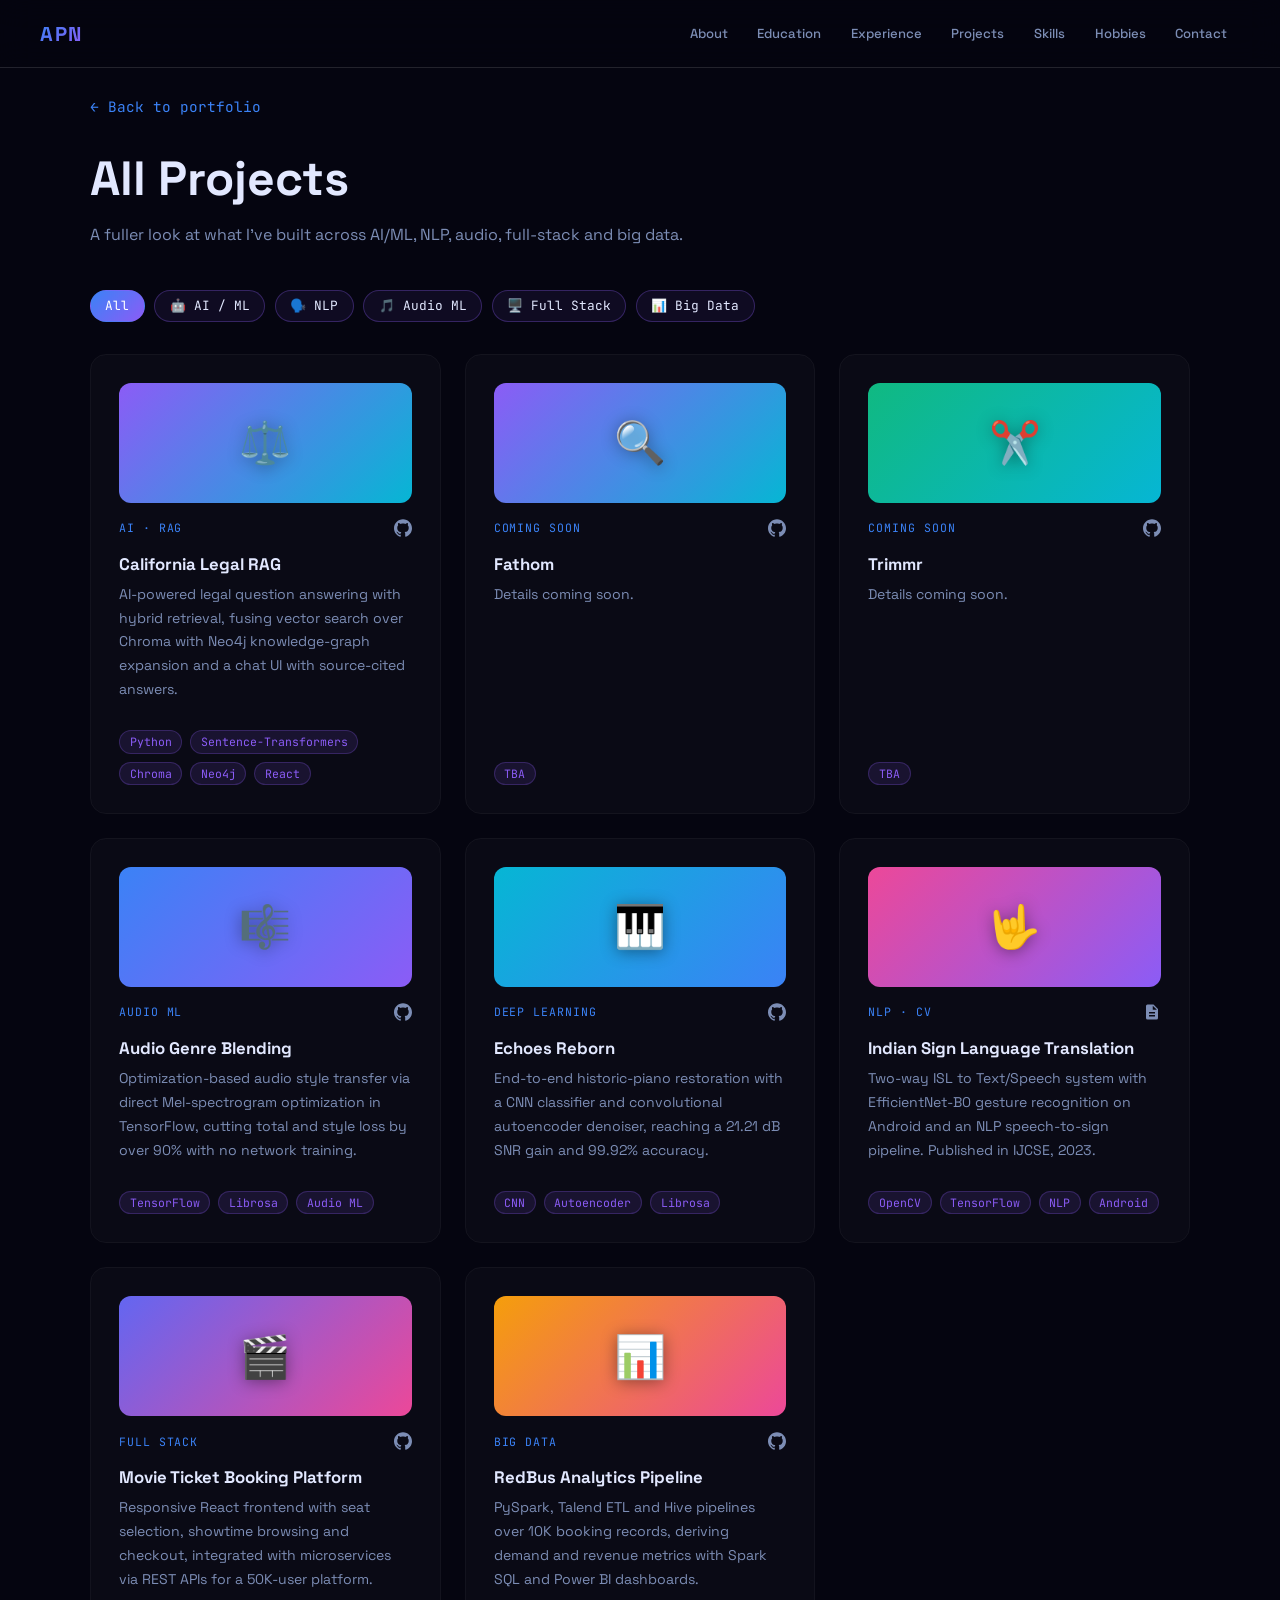
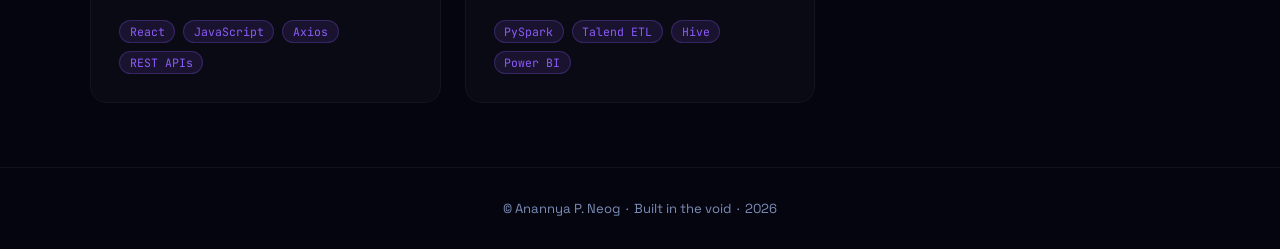
<file: projects.html>
<!DOCTYPE html>
<html lang="en">
<head>
  <meta charset="UTF-8" />
  <meta name="viewport" content="width=device-width, initial-scale=1.0" />
  <title>Projects · Anannya P. Neog</title>
  <link rel="preconnect" href="https://fonts.googleapis.com" />
  <link rel="preconnect" href="https://fonts.gstatic.com" crossorigin />
  <link href="https://fonts.googleapis.com/css2?family=Inter:wght@300;400;500;600;700;900&family=Space+Grotesk:wght@300;400;500;600;700&family=JetBrains+Mono:wght@400;500&display=swap" rel="stylesheet" />
  <link rel="stylesheet" href="style.css" />
  <link rel="icon" href="data:image/svg+xml,<svg xmlns='http://www.w3.org/2000/svg' viewBox='0 0 100 100'><circle cx='50' cy='52' r='44' fill='%23FFD54A'/><rect x='16' y='40' width='26' height='18' rx='9' fill='%23111'/><rect x='58' y='40' width='26' height='18' rx='9' fill='%23111'/><rect x='42' y='45' width='16' height='6' rx='3' fill='%23111'/><rect x='10' y='46' width='7' height='5' rx='2.5' fill='%23111'/><rect x='83' y='46' width='7' height='5' rx='2.5' fill='%23111'/><rect x='24' y='45' width='10' height='6' rx='3' fill='%23fff' opacity='0.35'/><rect x='66' y='45' width='10' height='6' rx='3' fill='%23fff' opacity='0.35'/><path d='M32 68q18 16 36 0' stroke='%23111' stroke-width='6' fill='none' stroke-linecap='round'/></svg>" />
</head>
<body class="void-body">
<nav class="d-nav d-nav--sub">
  <a class="d-nav__logo" href="./index.html#d-about">APN</a>
  <div class="d-nav__links">
    <a href="./index.html#d-aboutme"   class="d-nav__btn" data-label="About">About</a>
    <a href="./index.html#d-education"  class="d-nav__btn" data-label="Education">Education</a>
    <a href="./index.html#d-experience" class="d-nav__btn" data-label="Experience">Experience</a>
    <a href="./projects.html"           class="d-nav__btn" data-label="Projects">Projects</a>
    <a href="./index.html#d-skills"     class="d-nav__btn" data-label="Skills">Skills</a>
    <a href="./index.html#d-hobbies"    class="d-nav__btn" data-label="Hobbies">Hobbies</a>
    <a href="./index.html#d-contact"    class="d-nav__btn" data-label="Contact">Contact</a>
  </div>
</nav>
<div class="subpage">
  <div class="subpage__inner">
    <a href="./index.html#d-projects" class="subpage__back">← Back to portfolio</a>
    <h1>All Projects</h1>
    <p class="subpage__lead">
      A fuller look at what I've built across AI/ML, NLP, audio, full-stack and big data.
    </p>

    <div class="d-proj-fields" id="d-proj-filters">
      <button class="d-proj-field active" data-filter="all">All</button>
      <button class="d-proj-field" data-filter="ai">🤖 AI / ML</button>
      <button class="d-proj-field" data-filter="nlp">🗣️ NLP</button>
      <button class="d-proj-field" data-filter="audio">🎵 Audio ML</button>
      <button class="d-proj-field" data-filter="fullstack">🖥️ Full Stack</button>
      <button class="d-proj-field" data-filter="bigdata">📊 Big Data</button>
    </div>

    <div class="d-projects-grid">
      <div class="d-project-card" data-cat="ai nlp">
        <div class="d-project-card__inner">
          <div class="d-project-card__img d-proj-img--fathom"><span>⚖️</span><a class="d-proj-img-link" href="https://github.com/aashu-27R/CALIFORNIA-LEGAL-RAG.git" target="_blank" aria-label="Open on GitHub"></a></div>
          <div class="d-project-card__top">
            <span class="d-proj-cat">AI · RAG</span>
            <div class="d-proj-links"><a href="https://github.com/aashu-27R/CALIFORNIA-LEGAL-RAG.git" target="_blank" aria-label="GitHub"><svg viewBox="0 0 24 24" fill="currentColor"><path d="M12 .297c-6.63 0-12 5.373-12 12 0 5.303 3.438 9.8 8.205 11.385.6.113.82-.258.82-.577 0-.285-.01-1.04-.015-2.04-3.338.724-4.042-1.61-4.042-1.61C4.422 18.07 3.633 17.7 3.633 17.7c-1.087-.744.084-.729.084-.729 1.205.084 1.838 1.236 1.838 1.236 1.07 1.835 2.809 1.305 3.495.998.108-.776.417-1.305.76-1.605-2.665-.3-5.466-1.332-5.466-5.93 0-1.31.465-2.38 1.235-3.22-.135-.303-.54-1.523.105-3.176 0 0 1.005-.322 3.3 1.23.96-.267 1.98-.399 3-.405 1.02.006 2.04.138 3 .405 2.28-1.552 3.285-1.23 3.285-1.23.645 1.653.24 2.873.12 3.176.765.84 1.23 1.91 1.23 3.22 0 4.61-2.805 5.625-5.475 5.92.42.36.81 1.096.81 2.22 0 1.606-.015 2.896-.015 3.286 0 .315.21.69.825.57C20.565 22.092 24 17.592 24 12.297c0-6.627-5.373-12-12-12"/></svg></a></div>
          </div>
          <h3>California Legal RAG</h3>
          <p>AI-powered legal question answering with hybrid retrieval, fusing vector search over Chroma with Neo4j knowledge-graph expansion and a chat UI with source-cited answers.</p>
          <div class="d-tags"><span>Python</span><span>Sentence-Transformers</span><span>Chroma</span><span>Neo4j</span><span>React</span></div>
        </div>
      </div>

      <div class="d-project-card" data-cat="fullstack ai">
        <div class="d-project-card__inner">
          <div class="d-project-card__img d-proj-img--fathom"><span>🔍</span><a class="d-proj-img-link" href="https://github.com/ayuranjan/Fathom.git" target="_blank" aria-label="Open on GitHub"></a></div>
          <div class="d-project-card__top">
            <span class="d-proj-cat">Coming Soon</span>
            <div class="d-proj-links">
              <a href="https://github.com/ayuranjan/Fathom.git" target="_blank" aria-label="GitHub"><svg viewBox="0 0 24 24" fill="currentColor"><path d="M12 .297c-6.63 0-12 5.373-12 12 0 5.303 3.438 9.8 8.205 11.385.6.113.82-.258.82-.577 0-.285-.01-1.04-.015-2.04-3.338.724-4.042-1.61-4.042-1.61C4.422 18.07 3.633 17.7 3.633 17.7c-1.087-.744.084-.729.084-.729 1.205.084 1.838 1.236 1.838 1.236 1.07 1.835 2.809 1.305 3.495.998.108-.776.417-1.305.76-1.605-2.665-.3-5.466-1.332-5.466-5.93 0-1.31.465-2.38 1.235-3.22-.135-.303-.54-1.523.105-3.176 0 0 1.005-.322 3.3 1.23.96-.267 1.98-.399 3-.405 1.02.006 2.04.138 3 .405 2.28-1.552 3.285-1.23 3.285-1.23.645 1.653.24 2.873.12 3.176.765.84 1.23 1.91 1.23 3.22 0 4.61-2.805 5.625-5.475 5.92.42.36.81 1.096.81 2.22 0 1.606-.015 2.896-.015 3.286 0 .315.21.69.825.57C20.565 22.092 24 17.592 24 12.297c0-6.627-5.373-12-12-12"/></svg></a>
            </div>
          </div>
          <h3>Fathom</h3>
          <p>Details coming soon.</p>
          <div class="d-tags"><span>TBA</span></div>
        </div>
      </div>

      <div class="d-project-card" data-cat="fullstack">
        <div class="d-project-card__inner">
          <div class="d-project-card__img d-proj-img--trimr"><span>✂️</span><a class="d-proj-img-link" href="https://github.com/ayuranjan/Trimmr.git" target="_blank" aria-label="Open on GitHub"></a></div>
          <div class="d-project-card__top">
            <span class="d-proj-cat">Coming Soon</span>
            <div class="d-proj-links">
              <a href="https://github.com/ayuranjan/Trimmr.git" target="_blank" aria-label="GitHub"><svg viewBox="0 0 24 24" fill="currentColor"><path d="M12 .297c-6.63 0-12 5.373-12 12 0 5.303 3.438 9.8 8.205 11.385.6.113.82-.258.82-.577 0-.285-.01-1.04-.015-2.04-3.338.724-4.042-1.61-4.042-1.61C4.422 18.07 3.633 17.7 3.633 17.7c-1.087-.744.084-.729.084-.729 1.205.084 1.838 1.236 1.838 1.236 1.07 1.835 2.809 1.305 3.495.998.108-.776.417-1.305.76-1.605-2.665-.3-5.466-1.332-5.466-5.93 0-1.31.465-2.38 1.235-3.22-.135-.303-.54-1.523.105-3.176 0 0 1.005-.322 3.3 1.23.96-.267 1.98-.399 3-.405 1.02.006 2.04.138 3 .405 2.28-1.552 3.285-1.23 3.285-1.23.645 1.653.24 2.873.12 3.176.765.84 1.23 1.91 1.23 3.22 0 4.61-2.805 5.625-5.475 5.92.42.36.81 1.096.81 2.22 0 1.606-.015 2.896-.015 3.286 0 .315.21.69.825.57C20.565 22.092 24 17.592 24 12.297c0-6.627-5.373-12-12-12"/></svg></a>
            </div>
          </div>
          <h3>Trimmr</h3>
          <p>Details coming soon.</p>
          <div class="d-tags"><span>TBA</span></div>
        </div>
      </div>

      <div class="d-project-card" data-cat="ai audio">
        <div class="d-project-card__inner">
          <div class="d-project-card__img d-proj-img--audio"><span>🎼</span><a class="d-proj-img-link" href="https://github.com/mak372/Audio-Genre-Blending.git" target="_blank" aria-label="Open on GitHub"></a></div>
          <div class="d-project-card__top">
            <span class="d-proj-cat">Audio ML</span>
            <div class="d-proj-links"><a href="https://github.com/mak372/Audio-Genre-Blending.git" target="_blank" aria-label="GitHub"><svg viewBox="0 0 24 24" fill="currentColor"><path d="M12 .297c-6.63 0-12 5.373-12 12 0 5.303 3.438 9.8 8.205 11.385.6.113.82-.258.82-.577 0-.285-.01-1.04-.015-2.04-3.338.724-4.042-1.61-4.042-1.61C4.422 18.07 3.633 17.7 3.633 17.7c-1.087-.744.084-.729.084-.729 1.205.084 1.838 1.236 1.838 1.236 1.07 1.835 2.809 1.305 3.495.998.108-.776.417-1.305.76-1.605-2.665-.3-5.466-1.332-5.466-5.93 0-1.31.465-2.38 1.235-3.22-.135-.303-.54-1.523.105-3.176 0 0 1.005-.322 3.3 1.23.96-.267 1.98-.399 3-.405 1.02.006 2.04.138 3 .405 2.28-1.552 3.285-1.23 3.285-1.23.645 1.653.24 2.873.12 3.176.765.84 1.23 1.91 1.23 3.22 0 4.61-2.805 5.625-5.475 5.92.42.36.81 1.096.81 2.22 0 1.606-.015 2.896-.015 3.286 0 .315.21.69.825.57C20.565 22.092 24 17.592 24 12.297c0-6.627-5.373-12-12-12"/></svg></a></div>
          </div>
          <h3>Audio Genre Blending</h3>
          <p>Optimization-based audio style transfer via direct Mel-spectrogram optimization in TensorFlow, cutting total and style loss by over 90% with no network training.</p>
          <div class="d-tags"><span>TensorFlow</span><span>Librosa</span><span>Audio ML</span></div>
        </div>
      </div>

      <div class="d-project-card" data-cat="ai audio">
        <div class="d-project-card__inner">
          <div class="d-project-card__img d-proj-img--piano"><span>🎹</span><a class="d-proj-img-link" href="https://github.com/anannyapriya" target="_blank" aria-label="Open on GitHub"></a></div>
          <div class="d-project-card__top">
            <span class="d-proj-cat">Deep Learning</span>
            <div class="d-proj-links"><a href="https://github.com/anannyapriya" target="_blank" aria-label="GitHub"><svg viewBox="0 0 24 24" fill="currentColor"><path d="M12 .297c-6.63 0-12 5.373-12 12 0 5.303 3.438 9.8 8.205 11.385.6.113.82-.258.82-.577 0-.285-.01-1.04-.015-2.04-3.338.724-4.042-1.61-4.042-1.61C4.422 18.07 3.633 17.7 3.633 17.7c-1.087-.744.084-.729.084-.729 1.205.084 1.838 1.236 1.838 1.236 1.07 1.835 2.809 1.305 3.495.998.108-.776.417-1.305.76-1.605-2.665-.3-5.466-1.332-5.466-5.93 0-1.31.465-2.38 1.235-3.22-.135-.303-.54-1.523.105-3.176 0 0 1.005-.322 3.3 1.23.96-.267 1.98-.399 3-.405 1.02.006 2.04.138 3 .405 2.28-1.552 3.285-1.23 3.285-1.23.645 1.653.24 2.873.12 3.176.765.84 1.23 1.91 1.23 3.22 0 4.61-2.805 5.625-5.475 5.92.42.36.81 1.096.81 2.22 0 1.606-.015 2.896-.015 3.286 0 .315.21.69.825.57C20.565 22.092 24 17.592 24 12.297c0-6.627-5.373-12-12-12"/></svg></a></div>
          </div>
          <h3>Echoes Reborn</h3>
          <p>End-to-end historic-piano restoration with a CNN classifier and convolutional autoencoder denoiser, reaching a 21.21 dB SNR gain and 99.92% accuracy.</p>
          <div class="d-tags"><span>CNN</span><span>Autoencoder</span><span>Librosa</span></div>
        </div>
      </div>

      <div class="d-project-card" data-cat="ai nlp">
        <div class="d-project-card__inner">
          <div class="d-project-card__img d-proj-img--sign"><span>🤟</span><a class="d-proj-img-link" href="https://github.com/anannyapriya" target="_blank" aria-label="Open on GitHub"></a></div>
          <div class="d-project-card__top">
            <span class="d-proj-cat">NLP · CV</span>
            <div class="d-proj-links"><a href="https://doi.org/10.21817/indjcse/2023/v14i3/231403030" target="_blank" aria-label="Paper"><svg viewBox="0 0 24 24" fill="currentColor"><path d="M14 2H6a2 2 0 0 0-2 2v16a2 2 0 0 0 2 2h12a2 2 0 0 0 2-2V8l-6-6zm2 16H8v-2h8v2zm0-4H8v-2h8v2zm-3-5V3.5L18.5 9H13z"/></svg></a></div>
          </div>
          <h3>Indian Sign Language Translation</h3>
          <p>Two-way ISL to Text/Speech system with EfficientNet-B0 gesture recognition on Android and an NLP speech-to-sign pipeline. Published in IJCSE, 2023.</p>
          <div class="d-tags"><span>OpenCV</span><span>TensorFlow</span><span>NLP</span><span>Android</span></div>
        </div>
      </div>

      <div class="d-project-card" data-cat="fullstack">
        <div class="d-project-card__inner">
          <div class="d-project-card__img d-proj-img--web"><span>🎬</span><a class="d-proj-img-link" href="https://github.com/anannyapriya" target="_blank" aria-label="Open on GitHub"></a></div>
          <div class="d-project-card__top">
            <span class="d-proj-cat">Full Stack</span>
            <div class="d-proj-links"><a href="https://github.com/anannyapriya" target="_blank" aria-label="GitHub"><svg viewBox="0 0 24 24" fill="currentColor"><path d="M12 .297c-6.63 0-12 5.373-12 12 0 5.303 3.438 9.8 8.205 11.385.6.113.82-.258.82-.577 0-.285-.01-1.04-.015-2.04-3.338.724-4.042-1.61-4.042-1.61C4.422 18.07 3.633 17.7 3.633 17.7c-1.087-.744.084-.729.084-.729 1.205.084 1.838 1.236 1.838 1.236 1.07 1.835 2.809 1.305 3.495.998.108-.776.417-1.305.76-1.605-2.665-.3-5.466-1.332-5.466-5.93 0-1.31.465-2.38 1.235-3.22-.135-.303-.54-1.523.105-3.176 0 0 1.005-.322 3.3 1.23.96-.267 1.98-.399 3-.405 1.02.006 2.04.138 3 .405 2.28-1.552 3.285-1.23 3.285-1.23.645 1.653.24 2.873.12 3.176.765.84 1.23 1.91 1.23 3.22 0 4.61-2.805 5.625-5.475 5.92.42.36.81 1.096.81 2.22 0 1.606-.015 2.896-.015 3.286 0 .315.21.69.825.57C20.565 22.092 24 17.592 24 12.297c0-6.627-5.373-12-12-12"/></svg></a></div>
          </div>
          <h3>Movie Ticket Booking Platform</h3>
          <p>Responsive React frontend with seat selection, showtime browsing and checkout, integrated with microservices via REST APIs for a 50K-user platform.</p>
          <div class="d-tags"><span>React</span><span>JavaScript</span><span>Axios</span><span>REST APIs</span></div>
        </div>
      </div>

      <div class="d-project-card" data-cat="bigdata">
        <div class="d-project-card__inner">
          <div class="d-project-card__img d-proj-img--data"><span>📊</span><a class="d-proj-img-link" href="https://github.com/anannyapriya" target="_blank" aria-label="Open on GitHub"></a></div>
          <div class="d-project-card__top">
            <span class="d-proj-cat">Big Data</span>
            <div class="d-proj-links"><a href="https://github.com/anannyapriya" target="_blank" aria-label="GitHub"><svg viewBox="0 0 24 24" fill="currentColor"><path d="M12 .297c-6.63 0-12 5.373-12 12 0 5.303 3.438 9.8 8.205 11.385.6.113.82-.258.82-.577 0-.285-.01-1.04-.015-2.04-3.338.724-4.042-1.61-4.042-1.61C4.422 18.07 3.633 17.7 3.633 17.7c-1.087-.744.084-.729.084-.729 1.205.084 1.838 1.236 1.838 1.236 1.07 1.835 2.809 1.305 3.495.998.108-.776.417-1.305.76-1.605-2.665-.3-5.466-1.332-5.466-5.93 0-1.31.465-2.38 1.235-3.22-.135-.303-.54-1.523.105-3.176 0 0 1.005-.322 3.3 1.23.96-.267 1.98-.399 3-.405 1.02.006 2.04.138 3 .405 2.28-1.552 3.285-1.23 3.285-1.23.645 1.653.24 2.873.12 3.176.765.84 1.23 1.91 1.23 3.22 0 4.61-2.805 5.625-5.475 5.92.42.36.81 1.096.81 2.22 0 1.606-.015 2.896-.015 3.286 0 .315.21.69.825.57C20.565 22.092 24 17.592 24 12.297c0-6.627-5.373-12-12-12"/></svg></a></div>
          </div>
          <h3>RedBus Analytics Pipeline</h3>
          <p>PySpark, Talend ETL and Hive pipelines over 10K booking records, deriving demand and revenue metrics with Spark SQL and Power BI dashboards.</p>
          <div class="d-tags"><span>PySpark</span><span>Talend ETL</span><span>Hive</span><span>Power BI</span></div>
        </div>
      </div>
    </div>
  </div>
</div>

<footer class="d-footer">
  <p>© Anannya P. Neog &nbsp;·&nbsp; Built in the void &nbsp;·&nbsp; 2026</p>
</footer>

<button id="d-top-btn" class="d-top-btn" aria-label="Back to top"><img src="./assets/rocket.svg" alt="" /></button>

<script>
  (function () {
    // Project filters
    var chips = document.querySelectorAll('.d-proj-field[data-filter]');
    var cards = document.querySelectorAll('.d-project-card[data-cat]');
    chips.forEach(function (chip) {
      chip.addEventListener('click', function () {
        var f = chip.dataset.filter;
        chips.forEach(function (c) { c.classList.toggle('active', c === chip); });
        cards.forEach(function (card) {
          var cats = (card.dataset.cat || '').split(' ');
          card.style.display = (f === 'all' || cats.indexOf(f) !== -1) ? '' : 'none';
        });
      });
    });

    // Rocket scroll-to-top with launch animation
    var btn = document.getElementById('d-top-btn');
    function launchRocket() {
      if (btn.dataset.launching) return;
      btn.dataset.launching = '1';
      btn.classList.add('launching');
      var dur = 1900, t0 = performance.now(), sy = window.scrollY, fly = window.innerHeight + 180;
      function frame(now) {
        var t = Math.min(1, (now - t0) / dur);
        var eo = 1 - Math.pow(1 - t, 3);
        window.scrollTo(0, sy * (1 - eo));
        var up = t * t;
        btn.style.transform = 'translateY(' + (-up * fly) + 'px) rotate(' + (t * 6) + 'deg)';
        if (t < 1) requestAnimationFrame(frame);
        else { btn.classList.remove('launching', 'show'); btn.style.transform = ''; delete btn.dataset.launching; }
      }
      requestAnimationFrame(frame);
    }
    window.addEventListener('scroll', function () {
      if (!btn.dataset.launching) btn.classList.toggle('show', window.scrollY > 400);
    }, { passive: true });
    btn.addEventListener('click', launchRocket);
  })();
</script>
<script>document.querySelectorAll('a[href*="index.html#d-"]').forEach(function(a){a.addEventListener("click",function(){sessionStorage.setItem("openDark","1");});});</script>
<script data-goatcounter="https://anannyapriya.goatcounter.com/count" async src="//gc.zgo.at/count.js"></script>
<script>
  /* Private eye-icon view counter — visible only to the owner. Unlocks via
     a secret ?owner= URL parameter or by typing "eye" anywhere on the page.
     Nothing here is visible or discoverable by a normal visitor. */
  (function () {
    var SECRET = 'apn-eye-7f3q2x';
    var KEY = '__apnEyeUnlocked';
    var unlocked = sessionStorage.getItem(KEY) === '1';

    try {
      var params = new URLSearchParams(location.search);
      if (params.get('owner') === SECRET) {
        unlocked = true;
        sessionStorage.setItem(KEY, '1');
      }
    } catch (e) {}

    var typed = '';
    document.addEventListener('keydown', function (e) {
      if (!e.key || e.key.length !== 1) return;
      typed = (typed + e.key).slice(-3).toLowerCase();
      if (typed === 'eye') {
        if (document.getElementById('apnEyeBadge')) {
          hideBadge();
        } else {
          unlocked = true;
          sessionStorage.setItem(KEY, '1');
          showBadge();
        }
      }
    });

    function hideBadge() {
      var el = document.getElementById('apnEyeBadge');
      if (el) el.remove();
      unlocked = false;
      sessionStorage.removeItem(KEY);
    }

    function showBadge() {
      if (document.getElementById('apnEyeBadge')) return;
      var b = document.createElement('div');
      b.id = 'apnEyeBadge';
      b.style.cssText = 'position:fixed;bottom:1.25rem;left:1.25rem;z-index:99999;' +
        'background:rgba(10,10,25,0.86);color:#fff;font-family:monospace;font-size:0.78rem;' +
        'padding:0.5rem 0.9rem;border-radius:99px;display:flex;align-items:center;gap:0.45rem;' +
        'backdrop-filter:blur(8px);-webkit-backdrop-filter:blur(8px);' +
        'border:1px solid rgba(139,92,246,0.45);box-shadow:0 4px 18px rgba(0,0,0,0.35);' +
        'pointer-events:none;user-select:none;';
      b.innerHTML = '<span style="font-size:1rem">\uD83D\uDC41\uFE0F</span><span id="apnEyeCount">\u2026</span>';
      document.body.appendChild(b);
      fetch('https://anannyapriya.goatcounter.com/counter/TOTAL.json')
        .then(function (r) { return r.json(); })
        .then(function (d) {
          var n = d.count_unique || d.count || '?';
          document.getElementById('apnEyeCount').textContent = n + ' views';
        })
        .catch(function () {
          document.getElementById('apnEyeCount').textContent = 'enable counter in GoatCounter';
        });
    }

    if (unlocked) {
      if (document.readyState === 'loading') {
        document.addEventListener('DOMContentLoaded', showBadge);
      } else {
        showBadge();
      }
    }
  })();
</script>
</body>
</html>
</file>
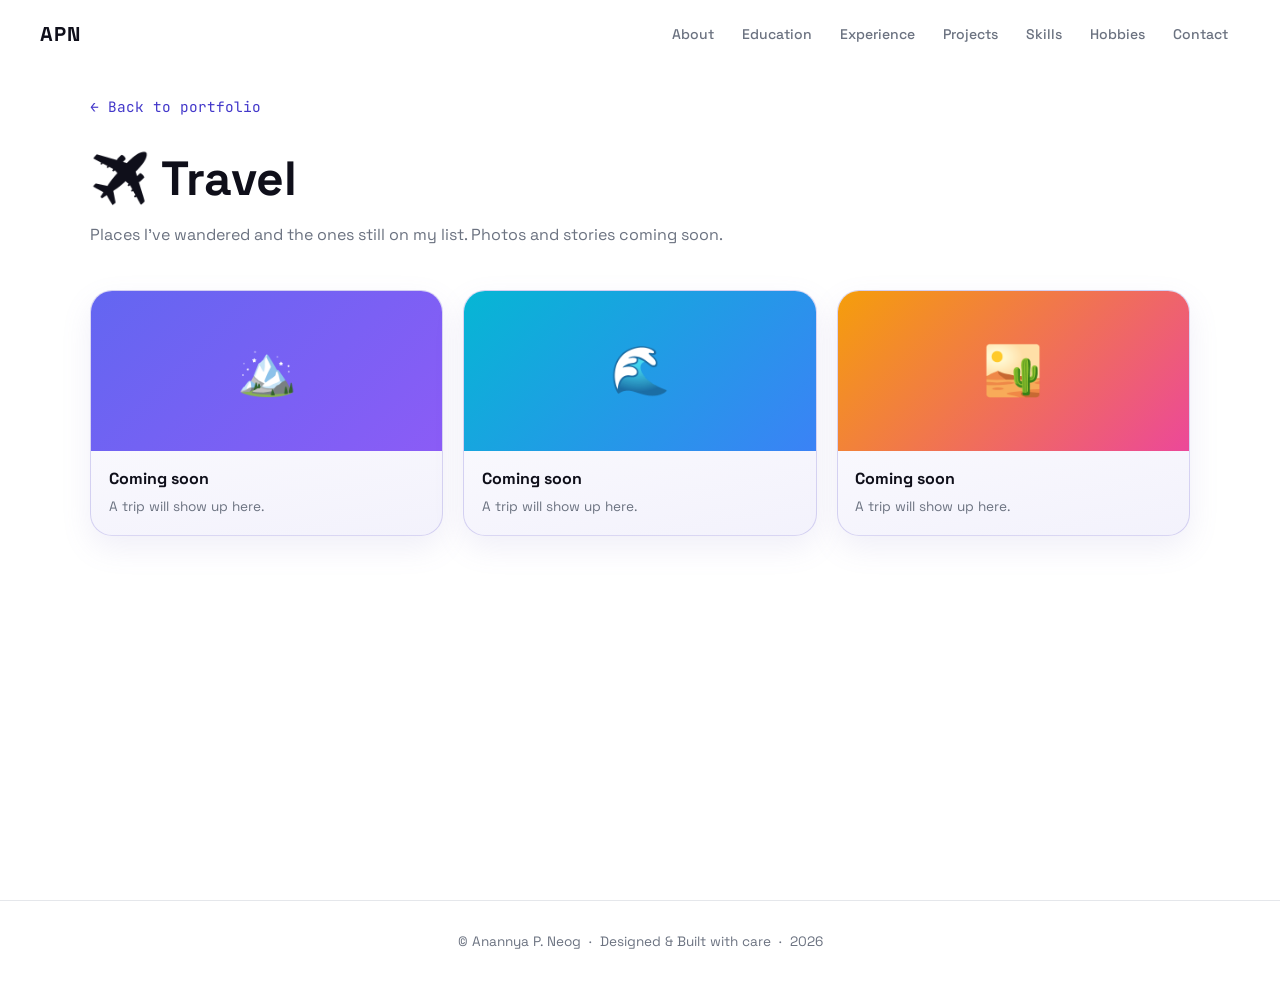
<file: travel-light.html>
<!DOCTYPE html>
<html lang="en">
<head>
  <meta charset="UTF-8" />
  <meta name="viewport" content="width=device-width, initial-scale=1.0" />
  <title>✈️ Travel · Anannya P. Neog</title>
  <link rel="preconnect" href="https://fonts.googleapis.com" />
  <link rel="preconnect" href="https://fonts.gstatic.com" crossorigin />
  <link href="https://fonts.googleapis.com/css2?family=Inter:wght@300;400;500;600;700;900&family=Space+Grotesk:wght@300;400;500;600;700&family=JetBrains+Mono:wght@400;500&display=swap" rel="stylesheet" />
  <link rel="stylesheet" href="style.css" />
  <link rel="icon" href="data:image/svg+xml,<svg xmlns='http://www.w3.org/2000/svg' viewBox='0 0 100 100'><circle cx='50' cy='52' r='44' fill='%23FFD54A'/><rect x='16' y='40' width='26' height='18' rx='9' fill='%23111'/><rect x='58' y='40' width='26' height='18' rx='9' fill='%23111'/><rect x='42' y='45' width='16' height='6' rx='3' fill='%23111'/><rect x='10' y='46' width='7' height='5' rx='2.5' fill='%23111'/><rect x='83' y='46' width='7' height='5' rx='2.5' fill='%23111'/><rect x='24' y='45' width='10' height='6' rx='3' fill='%23fff' opacity='0.35'/><rect x='66' y='45' width='10' height='6' rx='3' fill='%23fff' opacity='0.35'/><path d='M32 68q18 16 36 0' stroke='%23111' stroke-width='6' fill='none' stroke-linecap='round'/></svg>" />
</head>
<body class="light-body">
<nav class="l-nav l-nav--sub">
  <a class="l-nav__logo" href="./index.html#about">APN</a>
  <ul class="l-nav__links">
    <li><a href="./index.html#about">About</a></li>
    <li><a href="./index.html#education">Education</a></li>
    <li><a href="./index.html#experience">Experience</a></li>
    <li><a href="./projects-light.html">Projects</a></li>
    <li><a href="./index.html#skills">Skills</a></li>
    <li><a href="./index.html#hobbies">Hobbies</a></li>
    <li><a href="./index.html#contact">Contact</a></li>
  </ul>
</nav>
<div class="subpage subpage--light">
  <div class="subpage__inner">
    <a href="./index.html#hobbies" class="subpage__back">← Back to portfolio</a>
    <h1>✈️ Travel</h1>
    <p class="subpage__lead">Places I've wandered and the ones still on my list. Photos and stories coming soon.</p>
    <div class="subpage-gallery">
      <div class="subpage-tile"><div class="subpage-tile__img l-proj-img--audio">🏔️</div><div class="subpage-tile__body"><h3>Coming soon</h3><p>A trip will show up here.</p></div></div>
      <div class="subpage-tile"><div class="subpage-tile__img l-proj-img--piano">🌊</div><div class="subpage-tile__body"><h3>Coming soon</h3><p>A trip will show up here.</p></div></div>
      <div class="subpage-tile"><div class="subpage-tile__img l-proj-img--data">🏜️</div><div class="subpage-tile__body"><h3>Coming soon</h3><p>A trip will show up here.</p></div></div>
    </div>
  </div>
</div>
<button id="d-top-btn" class="d-top-btn" aria-label="Back to top"><img src="./assets/rocket.svg" alt="" /></button>
<footer class="l-footer"><p>© Anannya P. Neog &nbsp;·&nbsp; Designed &amp; Built with care &nbsp;·&nbsp; 2026</p></footer>
<script>
  (function () {
    var btn = document.getElementById('d-top-btn');
    if (!btn) return;
    function launchRocket() {
      if (btn.dataset.launching) return;
      btn.dataset.launching = '1';
      btn.classList.add('launching');
      var dur = 1900, t0 = performance.now(), sy = window.scrollY, fly = window.innerHeight + 180;
      function frame(now) {
        var t = Math.min(1, (now - t0) / dur);
        var eo = 1 - Math.pow(1 - t, 3);
        window.scrollTo(0, sy * (1 - eo));
        var up = t * t;
        btn.style.transform = 'translateY(' + (-up * fly) + 'px) rotate(' + (t * 6) + 'deg)';
        if (t < 1) requestAnimationFrame(frame);
        else { btn.classList.remove('launching', 'show'); btn.style.transform = ''; delete btn.dataset.launching; }
      }
      requestAnimationFrame(frame);
    }
    window.addEventListener('scroll', function () {
      if (!btn.dataset.launching) btn.classList.toggle('show', window.scrollY > 400);
    }, { passive: true });
    btn.addEventListener('click', launchRocket);
  })();
</script>
<script data-goatcounter="https://anannyapriya.goatcounter.com/count" async src="//gc.zgo.at/count.js"></script>
<script>
  /* Private eye-icon view counter — visible only to the owner. Unlocks via
     a secret ?owner= URL parameter or by typing "eye" anywhere on the page.
     Nothing here is visible or discoverable by a normal visitor. */
  (function () {
    var SECRET = 'apn-eye-7f3q2x';
    var KEY = '__apnEyeUnlocked';
    var unlocked = sessionStorage.getItem(KEY) === '1';

    try {
      var params = new URLSearchParams(location.search);
      if (params.get('owner') === SECRET) {
        unlocked = true;
        sessionStorage.setItem(KEY, '1');
      }
    } catch (e) {}

    var typed = '';
    document.addEventListener('keydown', function (e) {
      if (!e.key || e.key.length !== 1) return;
      typed = (typed + e.key).slice(-3).toLowerCase();
      if (typed === 'eye') {
        if (document.getElementById('apnEyeBadge')) {
          hideBadge();
        } else {
          unlocked = true;
          sessionStorage.setItem(KEY, '1');
          showBadge();
        }
      }
    });

    function hideBadge() {
      var el = document.getElementById('apnEyeBadge');
      if (el) el.remove();
      unlocked = false;
      sessionStorage.removeItem(KEY);
    }

    function showBadge() {
      if (document.getElementById('apnEyeBadge')) return;
      var b = document.createElement('div');
      b.id = 'apnEyeBadge';
      b.style.cssText = 'position:fixed;bottom:1.25rem;left:1.25rem;z-index:99999;' +
        'background:rgba(10,10,25,0.86);color:#fff;font-family:monospace;font-size:0.78rem;' +
        'padding:0.5rem 0.9rem;border-radius:99px;display:flex;align-items:center;gap:0.45rem;' +
        'backdrop-filter:blur(8px);-webkit-backdrop-filter:blur(8px);' +
        'border:1px solid rgba(139,92,246,0.45);box-shadow:0 4px 18px rgba(0,0,0,0.35);' +
        'pointer-events:none;user-select:none;';
      b.innerHTML = '<span style="font-size:1rem">\uD83D\uDC41\uFE0F</span><span id="apnEyeCount">\u2026</span>';
      document.body.appendChild(b);
      fetch('https://anannyapriya.goatcounter.com/counter/TOTAL.json')
        .then(function (r) { return r.json(); })
        .then(function (d) {
          var n = d.count_unique || d.count || '?';
          document.getElementById('apnEyeCount').textContent = n + ' views';
        })
        .catch(function () {
          document.getElementById('apnEyeCount').textContent = 'enable counter in GoatCounter';
        });
    }

    if (unlocked) {
      if (document.readyState === 'loading') {
        document.addEventListener('DOMContentLoaded', showBadge);
      } else {
        showBadge();
      }
    }
  })();
</script>
</body>
</html>
</file>
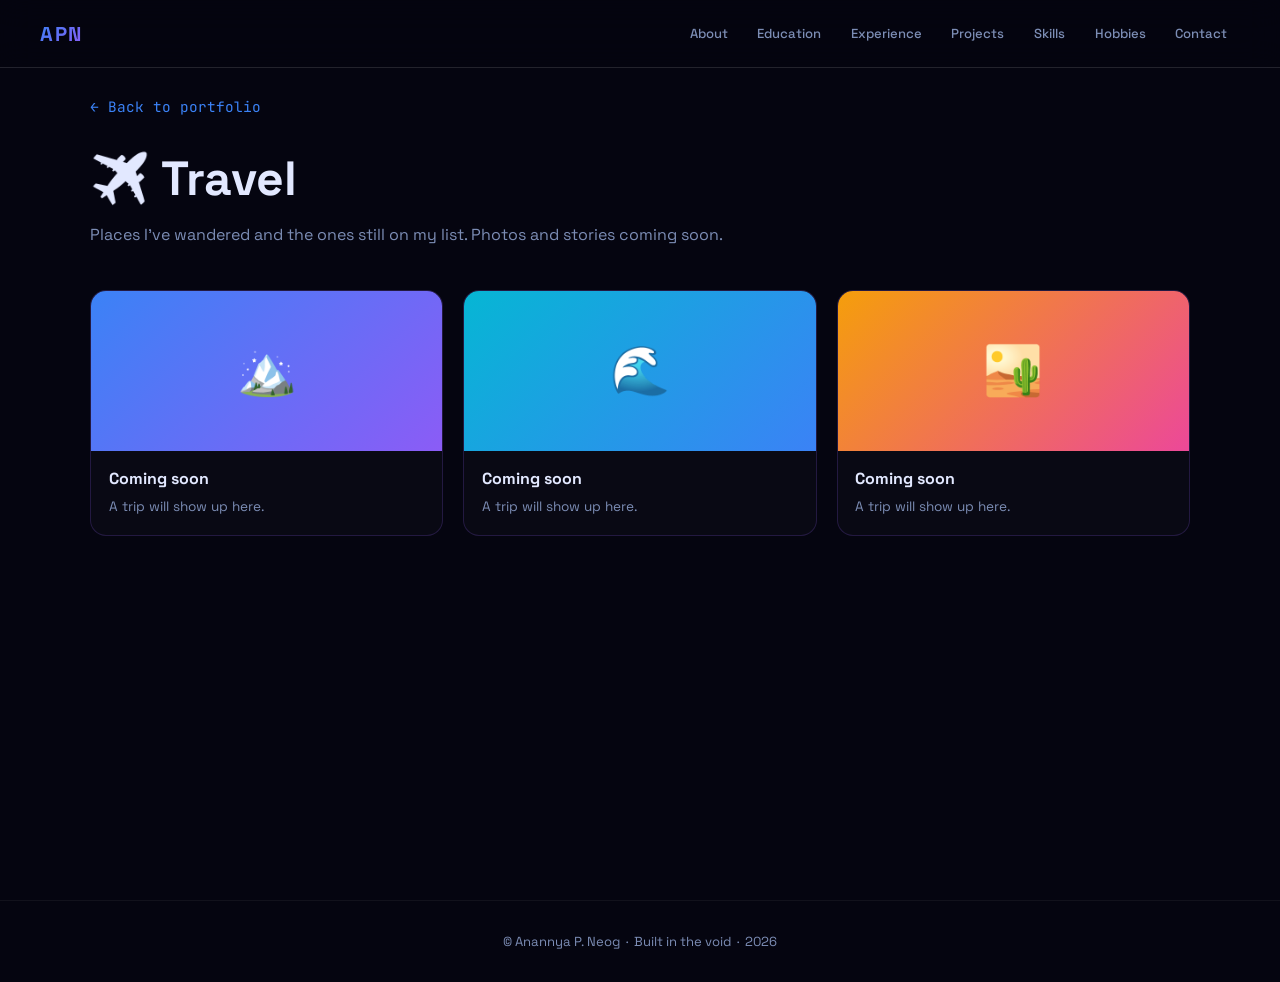
<file: travel.html>
<!DOCTYPE html>
<html lang="en">
<head>
  <meta charset="UTF-8" />
  <meta name="viewport" content="width=device-width, initial-scale=1.0" />
  <title>Travel · Anannya P. Neog</title>
  <link rel="preconnect" href="https://fonts.googleapis.com" />
  <link rel="preconnect" href="https://fonts.gstatic.com" crossorigin />
  <link href="https://fonts.googleapis.com/css2?family=Inter:wght@300;400;500;600;700;900&family=Space+Grotesk:wght@300;400;500;600;700&family=JetBrains+Mono:wght@400;500&display=swap" rel="stylesheet" />
  <link rel="stylesheet" href="style.css" />
  <link rel="icon" href="data:image/svg+xml,<svg xmlns='http://www.w3.org/2000/svg' viewBox='0 0 100 100'><circle cx='50' cy='52' r='44' fill='%23FFD54A'/><rect x='16' y='40' width='26' height='18' rx='9' fill='%23111'/><rect x='58' y='40' width='26' height='18' rx='9' fill='%23111'/><rect x='42' y='45' width='16' height='6' rx='3' fill='%23111'/><rect x='10' y='46' width='7' height='5' rx='2.5' fill='%23111'/><rect x='83' y='46' width='7' height='5' rx='2.5' fill='%23111'/><rect x='24' y='45' width='10' height='6' rx='3' fill='%23fff' opacity='0.35'/><rect x='66' y='45' width='10' height='6' rx='3' fill='%23fff' opacity='0.35'/><path d='M32 68q18 16 36 0' stroke='%23111' stroke-width='6' fill='none' stroke-linecap='round'/></svg>" />
</head>
<body class="void-body">
<nav class="d-nav d-nav--sub">
  <a class="d-nav__logo" href="./index.html#d-about">APN</a>
  <div class="d-nav__links">
    <a href="./index.html#d-aboutme"   class="d-nav__btn" data-label="About">About</a>
    <a href="./index.html#d-education"  class="d-nav__btn" data-label="Education">Education</a>
    <a href="./index.html#d-experience" class="d-nav__btn" data-label="Experience">Experience</a>
    <a href="./projects.html"           class="d-nav__btn" data-label="Projects">Projects</a>
    <a href="./index.html#d-skills"     class="d-nav__btn" data-label="Skills">Skills</a>
    <a href="./index.html#d-hobbies"    class="d-nav__btn" data-label="Hobbies">Hobbies</a>
    <a href="./index.html#d-contact"    class="d-nav__btn" data-label="Contact">Contact</a>
  </div>
</nav>
<div class="subpage">
  <div class="subpage__inner">
    <a href="./index.html#d-hobbies" class="subpage__back">← Back to portfolio</a>
    <h1>✈️ Travel</h1>
    <p class="subpage__lead">
      Places I've wandered and the ones still on my list. Photos and stories coming soon.
    </p>
    <div class="subpage-gallery">
      <div class="subpage-tile"><div class="subpage-tile__img d-proj-img--audio">🏔️</div><div class="subpage-tile__body"><h3>Coming soon</h3><p>A trip will show up here.</p></div></div>
      <div class="subpage-tile"><div class="subpage-tile__img d-proj-img--piano">🌊</div><div class="subpage-tile__body"><h3>Coming soon</h3><p>A trip will show up here.</p></div></div>
      <div class="subpage-tile"><div class="subpage-tile__img d-proj-img--data">🏜️</div><div class="subpage-tile__body"><h3>Coming soon</h3><p>A trip will show up here.</p></div></div>
    </div>
  </div>
</div>

<footer class="d-footer">
  <p>© Anannya P. Neog &nbsp;·&nbsp; Built in the void &nbsp;·&nbsp; 2026</p>
</footer>

<button id="d-top-btn" class="d-top-btn" aria-label="Back to top"><img src="./assets/rocket.svg" alt="" /></button>

<script>
  (function () {
    var btn = document.getElementById('d-top-btn');
    function launchRocket() {
      if (btn.dataset.launching) return;
      btn.dataset.launching = '1';
      btn.classList.add('launching');
      var dur = 1900, t0 = performance.now(), sy = window.scrollY, fly = window.innerHeight + 180;
      function frame(now) {
        var t = Math.min(1, (now - t0) / dur);
        var eo = 1 - Math.pow(1 - t, 3);
        window.scrollTo(0, sy * (1 - eo));
        var up = t * t;
        btn.style.transform = 'translateY(' + (-up * fly) + 'px) rotate(' + (t * 6) + 'deg)';
        if (t < 1) requestAnimationFrame(frame);
        else { btn.classList.remove('launching', 'show'); btn.style.transform = ''; delete btn.dataset.launching; }
      }
      requestAnimationFrame(frame);
    }
    window.addEventListener('scroll', function () {
      if (!btn.dataset.launching) btn.classList.toggle('show', window.scrollY > 400);
    }, { passive: true });
    btn.addEventListener('click', launchRocket);
  })();
</script>
<script>document.querySelectorAll('a[href*="index.html#d-"]').forEach(function(a){a.addEventListener("click",function(){sessionStorage.setItem("openDark","1");});});</script>
<script data-goatcounter="https://anannyapriya.goatcounter.com/count" async src="//gc.zgo.at/count.js"></script>
<script>
  /* Private eye-icon view counter — visible only to the owner. Unlocks via
     a secret ?owner= URL parameter or by typing "eye" anywhere on the page.
     Nothing here is visible or discoverable by a normal visitor. */
  (function () {
    var SECRET = 'apn-eye-7f3q2x';
    var KEY = '__apnEyeUnlocked';
    var unlocked = sessionStorage.getItem(KEY) === '1';

    try {
      var params = new URLSearchParams(location.search);
      if (params.get('owner') === SECRET) {
        unlocked = true;
        sessionStorage.setItem(KEY, '1');
      }
    } catch (e) {}

    var typed = '';
    document.addEventListener('keydown', function (e) {
      if (!e.key || e.key.length !== 1) return;
      typed = (typed + e.key).slice(-3).toLowerCase();
      if (typed === 'eye') {
        if (document.getElementById('apnEyeBadge')) {
          hideBadge();
        } else {
          unlocked = true;
          sessionStorage.setItem(KEY, '1');
          showBadge();
        }
      }
    });

    function hideBadge() {
      var el = document.getElementById('apnEyeBadge');
      if (el) el.remove();
      unlocked = false;
      sessionStorage.removeItem(KEY);
    }

    function showBadge() {
      if (document.getElementById('apnEyeBadge')) return;
      var b = document.createElement('div');
      b.id = 'apnEyeBadge';
      b.style.cssText = 'position:fixed;bottom:1.25rem;left:1.25rem;z-index:99999;' +
        'background:rgba(10,10,25,0.86);color:#fff;font-family:monospace;font-size:0.78rem;' +
        'padding:0.5rem 0.9rem;border-radius:99px;display:flex;align-items:center;gap:0.45rem;' +
        'backdrop-filter:blur(8px);-webkit-backdrop-filter:blur(8px);' +
        'border:1px solid rgba(139,92,246,0.45);box-shadow:0 4px 18px rgba(0,0,0,0.35);' +
        'pointer-events:none;user-select:none;';
      b.innerHTML = '<span style="font-size:1rem">\uD83D\uDC41\uFE0F</span><span id="apnEyeCount">\u2026</span>';
      document.body.appendChild(b);
      fetch('https://anannyapriya.goatcounter.com/counter/TOTAL.json')
        .then(function (r) { return r.json(); })
        .then(function (d) {
          var n = d.count_unique || d.count || '?';
          document.getElementById('apnEyeCount').textContent = n + ' views';
        })
        .catch(function () {
          document.getElementById('apnEyeCount').textContent = 'enable counter in GoatCounter';
        });
    }

    if (unlocked) {
      if (document.readyState === 'loading') {
        document.addEventListener('DOMContentLoaded', showBadge);
      } else {
        showBadge();
      }
    }
  })();
</script>
</body>
</html>
</file>
<file: style.css>
/* ════════════════════════════════════════════════
   RESET & BASE
════════════════════════════════════════════════ */
*, *::before, *::after { box-sizing: border-box; margin: 0; padding: 0; }

:root {
  /* Light palette */
  --l-bg:        #FFFFFF;
  --l-bg-alt:    #F5F5FA;
  --l-text:      #0F0F1A;
  --l-muted:     #6B7280;
  --l-accent:    #4338CA;
  --l-accent2:   #6366F1;
  --l-border:    #E5E7EB;

  /* Dark palette */
  --d-bg:        #050510;
  --d-text:      #E2E8FF;
  --d-muted:     #7C8DB5;
  --d-blue:      #3B82F6;
  --d-pink:      #EC4899;
  --d-purple:    #8B5CF6;
  --d-cyan:      #06B6D4;
  --d-glow-b:    rgba(59,130,246,0.35);
  --d-glow-p:    rgba(139,92,246,0.35);
  --d-glow-pk:   rgba(236,72,153,0.25);

  --font-sans: 'Space Grotesk', 'Inter', sans-serif;
  --font-mono: 'JetBrains Mono', monospace;
}

html { scroll-behavior: smooth; }

body {
  font-family: var(--font-sans);
  overflow-x: hidden;
  background: var(--l-bg);
}

/* ════════════════════════════════════════════════
   TRANSITION CANVAS
════════════════════════════════════════════════ */
#transition-canvas {
  position: fixed;
  inset: 0;
  z-index: 9999;
  display: none;
  pointer-events: none;
}

/* ════════════════════════════════════════════════
   PAGE VISIBILITY
════════════════════════════════════════════════ */
.page         { display: block; }
.page.hidden  { display: none; }

/* ════════════════════════════════════════════════
   ▌ LIGHT PAGE
════════════════════════════════════════════════ */

/* --- NAV --- */
.l-nav {
  position: fixed;
  top: 0; left: 0; right: 0;
  z-index: 100;
  display: flex;
  align-items: center;
  padding: 0 2.5rem;
  height: 68px;
  background: rgba(255,255,255,0.22);
  backdrop-filter: blur(12px);
  -webkit-backdrop-filter: blur(12px);
  border-bottom: 1px solid rgba(255,255,255,0.35);
  transition: box-shadow 0.3s;
}
.l-nav.scrolled { box-shadow: 0 2px 20px rgba(0,0,0,0.07); }

.l-nav__logo {
  font-weight: 700;
  font-size: 1.25rem;
  letter-spacing: 0.05em;
  color: var(--l-text);
  text-decoration: none;
  margin-right: auto;
}

.l-nav__links {
  display: flex;
  list-style: none;
  gap: 0.25rem;
  align-items: center;
}
.l-nav__links a {
  color: var(--l-muted);
  text-decoration: none;
  font-size: 0.875rem;
  font-weight: 500;
  padding: 0.4rem 0.75rem;
  border-radius: 6px;
  transition: color 0.2s, background 0.2s;
}
.l-nav__links a:hover { color: var(--l-accent); background: rgba(67,56,202,0.06); }
.l-nav__resume {
  border: 1px solid var(--l-border) !important;
  color: var(--l-text) !important;
}
.l-nav__resume:hover { border-color: var(--l-accent) !important; }

.l-nav__dark-btn {
  margin-left: 1.25rem;
  padding: 0.5rem 1.25rem;
  border: none;
  border-radius: 99px;
  background: var(--l-text);
  color: #fff;
  font-family: var(--font-sans);
  font-size: 0.875rem;
  font-weight: 600;
  cursor: pointer;
  display: flex;
  align-items: center;
  gap: 0.5rem;
  transition: transform 0.2s, box-shadow 0.2s;
  white-space: nowrap;
}
.l-nav__dark-btn:hover {
  transform: translateY(-2px);
  box-shadow: 0 6px 20px rgba(15,15,26,0.25);
}
.dark-btn-icon { font-size: 0.75rem; transition: transform 0.4s; }
.l-nav__dark-btn:hover .dark-btn-icon { transform: rotate(90deg); }

.l-hamburger {
  display: none;
  flex-direction: column;
  gap: 5px;
  background: none;
  border: none;
  cursor: pointer;
  padding: 4px;
  margin-left: 1rem;
}
.l-hamburger span {
  display: block;
  width: 24px;
  height: 2px;
  background: var(--l-text);
  border-radius: 2px;
  transition: all 0.3s;
}

/* --- CONTAINER --- */
.l-container {
  max-width: 1100px;
  margin: 0 auto;
  padding: 0 2rem;
}

/* --- SECTIONS --- */
.l-section {
  padding: 6rem 0;
}
.l-section--alt { background: var(--l-bg-alt); }

.l-section__title {
  font-size: clamp(1.75rem, 3vw, 2.5rem);
  font-weight: 700;
  color: var(--l-text);
  margin-bottom: 3rem;
  position: relative;
  display: inline-block;
}
.l-section__title::after {
  content: '';
  position: absolute;
  bottom: -8px;
  left: 0;
  width: 40px;
  height: 3px;
  background: var(--l-accent);
  border-radius: 2px;
}

/* --- HERO --- */
.l-hero { padding-top: 120px; min-height: 100vh; display: flex; align-items: center; }
.l-hero__inner {
  display: grid;
  grid-template-columns: 1fr auto;
  gap: 4rem;
  align-items: center;
}
.l-hero__greeting {
  font-size: 1.1rem;
  color: var(--l-accent);
  font-weight: 500;
  letter-spacing: 0.05em;
  margin-bottom: 0.75rem;
}
.l-hero__name {
  font-size: clamp(2.5rem, 6vw, 4.5rem);
  font-weight: 900;
  line-height: 1.05;
  color: var(--l-text);
  margin-bottom: 1rem;
}
.l-hero__role {
  font-size: 1.05rem;
  color: var(--l-muted);
  margin-bottom: 1.5rem;
  font-weight: 400;
}
.l-hero__bio {
  max-width: 480px;
  line-height: 1.8;
  color: var(--l-muted);
  margin-bottom: 2.5rem;
}
.l-hero__cta { display: flex; gap: 1rem; flex-wrap: wrap; }

/* Buttons */
.btn-primary {
  display: inline-block;
  padding: 0.75rem 1.75rem;
  background: var(--l-accent);
  color: #fff;
  border-radius: 8px;
  text-decoration: none;
  font-weight: 600;
  font-size: 0.95rem;
  transition: background 0.2s, transform 0.2s, box-shadow 0.2s;
}
.btn-primary:hover {
  background: var(--l-accent2);
  transform: translateY(-2px);
  box-shadow: 0 8px 24px rgba(67,56,202,0.3);
}
.btn-secondary {
  display: inline-block;
  padding: 0.75rem 1.75rem;
  border: 1.5px solid var(--l-border);
  color: var(--l-text);
  border-radius: 8px;
  text-decoration: none;
  font-weight: 600;
  font-size: 0.95rem;
  transition: border-color 0.2s, color 0.2s, transform 0.2s;
}
.btn-secondary:hover {
  border-color: var(--l-accent);
  color: var(--l-accent);
  transform: translateY(-2px);
}

/* Avatar */
.avatar-ring {
  position: relative;
  width: 540px;
  height: 540px;
  display: flex;
  align-items: center;
  justify-content: center;
}
.avatar-inner {
  width: 400px;
  height: 400px;
  border-radius: 50%;
  background: linear-gradient(135deg, var(--l-accent), #818CF8);
  display: flex;
  align-items: center;
  justify-content: center;
  font-size: 1.75rem;
  font-weight: 800;
  color: white;
  letter-spacing: 0.05em;
  z-index: 1;
  overflow: hidden;
  padding: 3px;
}
.avatar-photo {
  width: 100%;
  height: 100%;
  border-radius: 50%;
  object-fit: cover;
  object-position: 50% 80%; /* crop more of the tree at the top so the boots show */
  transform: scale(1.22);   /* zoom in so the photo reads clearly */
  transition: transform 0.4s ease;
  display: block;
}
.avatar-inner:hover .avatar-photo { transform: scale(1.32); }

/* Dark hero avatar — glowing void-themed ring */
.d-avatar {
  width: 300px;
  height: 300px;
  margin: 0 auto 2.4rem;
  border-radius: 50%;
  padding: 4px;
  background: linear-gradient(135deg, var(--d-blue), var(--d-purple), var(--d-pink));
  box-shadow: 0 0 45px var(--d-glow-b), 0 0 90px var(--d-glow-p);
  animation: fadeUp 0.8s ease both;
}
.d-avatar__frame {
  width: 100%;
  height: 100%;
  border-radius: 50%;
  overflow: hidden;
  background: var(--d-bg);
}
.d-avatar__photo {
  width: 100%;
  height: 100%;
  border-radius: 50%;
  object-fit: cover;
  object-position: 50% 80%; /* match the light page: crop the tree, show the boots */
  transform: scale(1.22);
  transition: transform 0.4s ease;
  display: block;
}
.d-avatar:hover .d-avatar__photo { transform: scale(1.32); }
@media (max-width: 600px) {
  .d-avatar { width: 220px; height: 220px; }
}
.avatar-ring__orbit {
  position: absolute;
  border-radius: 50%;
  border: 1.5px dashed;
}
.orbit-1 {
  width: 470px;
  height: 470px;
  border-color: rgba(67,56,202,0.25);
  animation: spin 12s linear infinite;
}
.orbit-2 {
  width: 540px;
  height: 540px;
  border-color: rgba(67,56,202,0.12);
  animation: spin 20s linear infinite reverse;
}
@keyframes spin { to { transform: rotate(360deg); } }

/* --- TIMELINE --- */
.l-timeline { position: relative; padding-left: 2rem; }
.l-timeline::before {
  content: '';
  position: absolute;
  left: 0;
  top: 8px;
  bottom: 8px;
  width: 2px;
  background: var(--l-border);
}
.l-timeline__item {
  position: relative;
  padding-bottom: 2.5rem;
}
.l-timeline__item:last-child { padding-bottom: 0; }
.l-timeline__dot {
  position: absolute;
  left: -2.4rem;
  top: 6px;
  width: 12px;
  height: 12px;
  border-radius: 50%;
  background: var(--l-accent);
  border: 2px solid var(--l-bg);
  box-shadow: 0 0 0 2px var(--l-accent);
}
.l-timeline__year {
  font-size: 0.8rem;
  font-family: var(--font-mono);
  color: var(--l-accent);
  font-weight: 500;
  display: block;
  margin-bottom: 0.4rem;
}
.l-timeline__body h3 { font-size: 1.1rem; color: var(--l-text); margin-bottom: 0.3rem; }
.l-timeline__place { color: var(--l-muted); font-size: 0.9rem; margin-bottom: 0.4rem; }

/* --- EXPERIENCE --- */
.l-exp-grid { display: grid; grid-template-columns: 1fr 1fr; gap: 1.5rem; }
.l-exp-card {
  border: 1px solid var(--l-border);
  border-radius: 14px;
  padding: 1.75rem;
  transition: box-shadow 0.25s, transform 0.25s, border-color 0.25s;
}
.l-exp-card:hover {
  box-shadow: 0 8px 32px rgba(0,0,0,0.07);
  transform: translateY(-3px);
  border-color: rgba(67,56,202,0.3);
}
.l-exp-card__header {
  display: flex;
  justify-content: space-between;
  align-items: flex-start;
  gap: 1rem;
  margin-bottom: 1rem;
}
.l-exp-card__header h3 { font-size: 1.1rem; color: var(--l-text); }
.l-exp-role { color: var(--l-accent); font-size: 0.875rem; font-weight: 500; margin-top: 2px; }
.l-exp-date { font-size: 0.8rem; font-family: var(--font-mono); color: var(--l-muted); white-space: nowrap; }
.l-exp-bullets { padding-left: 1.2rem; margin-bottom: 1rem; }
.l-exp-bullets li { color: var(--l-muted); font-size: 0.9rem; line-height: 1.8; }

/* --- TAGS --- */
.l-tags, .d-tags {
  display: flex;
  flex-wrap: wrap;
  gap: 0.5rem;
  margin-top: 0.75rem;
}
.l-tags span {
  font-size: 0.75rem;
  font-family: var(--font-mono);
  padding: 0.25rem 0.65rem;
  border-radius: 99px;
  background: rgba(67,56,202,0.08);
  color: var(--l-accent);
  border: 1px solid rgba(67,56,202,0.2);
}

/* --- PROJECTS --- */
.l-projects-grid { display: grid; grid-template-columns: repeat(3,1fr); gap: 1.5rem; }
.l-project-card {
  border: 1px solid var(--l-border);
  border-radius: 14px;
  padding: 1.75rem;
  transition: box-shadow 0.25s, transform 0.25s, border-color 0.25s;
  display: flex;
  flex-direction: column;
}
.l-project-card:hover {
  box-shadow: 0 8px 32px rgba(0,0,0,0.07);
  transform: translateY(-4px);
  border-color: rgba(67,56,202,0.3);
}
.l-project-card__top {
  display: flex;
  justify-content: space-between;
  align-items: center;
  margin-bottom: 1rem;
}
.l-project-icon { font-size: 1.5rem; color: var(--l-accent); }
.l-project-links { display: flex; gap: 0.75rem; }
.l-project-links a {
  font-size: 0.8rem;
  font-family: var(--font-mono);
  color: var(--l-muted);
  text-decoration: none;
  transition: color 0.2s;
}
.l-project-links a:hover { color: var(--l-accent); }
.l-project-card h3 { font-size: 1.05rem; color: var(--l-text); margin-bottom: 0.5rem; }
.l-project-card p { color: var(--l-muted); font-size: 0.9rem; line-height: 1.7; flex: 1; }

/* --- HOBBIES --- */
.l-hobbies-grid { display: grid; grid-template-columns: repeat(4,1fr); gap: 1.25rem; }
.l-hobby {
  border: 1px solid var(--l-border);
  border-radius: 14px;
  padding: 1.5rem;
  text-align: center;
  transition: box-shadow 0.25s, transform 0.25s, border-color 0.25s;
}
.l-hobby:hover {
  box-shadow: 0 6px 24px rgba(0,0,0,0.06);
  transform: translateY(-3px);
  border-color: rgba(67,56,202,0.25);
}
.l-hobby__icon { font-size: 2rem; margin-bottom: 0.75rem; display: block; }
.l-hobby h4 { font-size: 0.95rem; color: var(--l-text); margin-bottom: 0.4rem; }
.l-hobby p { font-size: 0.82rem; color: var(--l-muted); line-height: 1.6; }

/* --- CONTACT --- */
.l-contact { text-align: center; }
.l-contact__sub {
  color: var(--l-muted);
  max-width: 500px;
  margin: 0 auto 2rem;
  line-height: 1.8;
}
.l-contact .btn-primary { margin-bottom: 2rem; }
.l-socials { display: flex; justify-content: center; gap: 1.5rem; }
.l-socials a {
  color: var(--l-muted);
  text-decoration: none;
  font-size: 0.9rem;
  font-weight: 500;
  transition: color 0.2s;
}
.l-socials a:hover { color: var(--l-accent); }

/* --- FOOTER --- */
.l-footer {
  padding: 2rem;
  text-align: center;
  color: var(--l-muted);
  font-size: 0.85rem;
  border-top: 1px solid var(--l-border);
}

/* ════════════════════════════════════════════════
   SCROLL REVEAL (Light)
════════════════════════════════════════════════ */
.reveal {
  opacity: 0;
  transform: translateY(30px);
  transition: opacity 0.7s cubic-bezier(0.4,0,0.2,1), transform 0.7s cubic-bezier(0.4,0,0.2,1);
}
.reveal.visible {
  opacity: 1;
  transform: none;
}


/* ════════════════════════════════════════════════
   ▌ DARK PAGE
════════════════════════════════════════════════ */
#page-dark {
  background: var(--d-bg);
  color: var(--d-text);
  font-family: var(--font-sans);
  position: relative;
  min-height: 100vh;
}

/* Animated background gradient orbs */
.d-bg-gradient {
  position: fixed;
  inset: 0;
  pointer-events: none;
  z-index: 0;
  background:
    radial-gradient(ellipse at 15% 20%,  rgba(59,130,246,0.12) 0%, transparent 55%),
    radial-gradient(ellipse at 85% 75%,  rgba(139,92,246,0.12) 0%, transparent 55%),
    radial-gradient(ellipse at 60% 40%,  rgba(236,72,153,0.08) 0%, transparent 45%);
  animation: gradientShift 10s ease-in-out infinite alternate;
}
@keyframes gradientShift {
  0%   { opacity: 0.7; transform: scale(1); }
  100% { opacity: 1;   transform: scale(1.08); }
}

/* Particles canvas */
#particles-canvas {
  position: fixed;
  inset: 0;
  z-index: 0;
  pointer-events: none;
}

/* Ensure content is above canvas */
#page-dark > *:not(#particles-canvas):not(.d-bg-gradient):not(.d-nav):not(.d-top-btn) {
  position: relative;
  z-index: 1;
}

/* --- DARK NAV --- */
.d-nav {
  position: fixed;
  top: 0; left: 0; right: 0;
  z-index: 200;
  display: flex;
  align-items: center;
  padding: 0 2.5rem;
  height: 68px;
  background: rgba(5,5,16,0.22);
  backdrop-filter: blur(16px);
  -webkit-backdrop-filter: blur(16px);
  border-bottom: 1px solid rgba(255,255,255,0.12);
}

.d-nav__logo {
  font-weight: 700;
  font-size: 1.25rem;
  letter-spacing: 0.08em;
  background: linear-gradient(135deg, var(--d-blue), var(--d-purple));
  -webkit-background-clip: text;
  -webkit-text-fill-color: transparent;
  background-clip: text;
  text-decoration: none;
  margin-right: auto;
}

.d-nav__links {
  display: flex;
  align-items: center;
  gap: 0.25rem;
}

/* Nav buttons with animated gradient border */
.d-nav__btn {
  position: relative;
  padding: 0.35rem 0.8rem;
  font-size: 0.82rem;
  font-weight: 500;
  font-family: var(--font-sans);
  color: var(--d-muted);
  text-decoration: none;
  border-radius: 6px;
  transition: color 0.25s;
  overflow: hidden;
  isolation: isolate;
}
.d-nav__btn::before {
  content: '';
  position: absolute;
  inset: 0;
  border-radius: 6px;
  border: 1px solid transparent;
  background: linear-gradient(135deg, var(--d-blue), var(--d-purple), var(--d-pink)) border-box;
  -webkit-mask: linear-gradient(#000 0 0) padding-box, linear-gradient(#000 0 0);
  -webkit-mask-composite: destination-out;
  mask-composite: exclude;
  opacity: 0;
  transition: opacity 0.3s;
}
.d-nav__btn::after {
  content: attr(data-label);
  position: absolute;
  inset: 0;
  display: flex;
  align-items: center;
  justify-content: center;
  padding: 0.35rem 0.8rem;
  background: linear-gradient(135deg, var(--d-blue), var(--d-pink));
  -webkit-background-clip: text;
  -webkit-text-fill-color: transparent;
  background-clip: text;
  clip-path: inset(0 100% 0 0);
  transition: clip-path 0.35s cubic-bezier(0.4,0,0.2,1);
  font-size: 0.82rem;
  font-weight: 600;
}
.d-nav__btn:hover::before { opacity: 1; }
.d-nav__btn:hover::after  { clip-path: inset(0 0% 0 0); }
.d-nav__btn:hover { color: transparent; }

.d-nav__exit-btn {
  margin-left: 1rem;
  padding: 0.45rem 1.1rem;
  border: 1px solid rgba(255,255,255,0.12);
  border-radius: 99px;
  background: transparent;
  color: var(--d-text);
  font-family: var(--font-sans);
  font-size: 0.82rem;
  font-weight: 500;
  cursor: pointer;
  transition: border-color 0.25s, background 0.25s, transform 0.2s;
  white-space: nowrap;
}
.d-nav__exit-btn:hover {
  border-color: var(--d-blue);
  background: rgba(59,130,246,0.08);
  transform: translateY(-1px);
}

.d-hamburger {
  display: none;
  flex-direction: column;
  gap: 5px;
  background: none;
  border: none;
  cursor: pointer;
  padding: 4px;
  margin-left: 1rem;
}
.d-hamburger span {
  display: block;
  width: 24px;
  height: 2px;
  background: var(--d-text);
  border-radius: 2px;
  transition: all 0.3s;
}

/* --- DARK HERO --- */
.d-hero {
  min-height: auto;
  display: flex;
  flex-direction: column;
  align-items: center;
  justify-content: center;
  padding: 13.5rem 0 2rem;
  text-align: center;
  position: relative;
}
.d-hero__content { max-width: 780px; }
.d-hero__greeting {
  font-size: 1rem;
  letter-spacing: 0.2em;
  text-transform: uppercase;
  color: var(--d-blue);
  font-family: var(--font-mono);
  margin-bottom: 1rem;
  animation: fadeUp 0.8s ease both;
}
.d-hero__name {
  font-size: clamp(2.5rem, 6vw, 4.5rem);
  font-weight: 900;
  line-height: 1.05;
  margin-bottom: 1rem;
  animation: fadeUp 0.8s 0.1s ease both;
}
.d-hero__role {
  font-size: 1.2rem;
  color: var(--d-muted);
  margin-bottom: 1.5rem;
  font-family: var(--font-mono);
  min-height: 1.8rem;
  animation: fadeUp 0.8s 0.2s ease both;
}
.d-hero__bio {
  color: var(--d-muted);
  line-height: 1.9;
  max-width: 600px;
  margin: 0 auto 2.5rem;
  animation: fadeUp 0.8s 0.3s ease both;
}
.d-hero__cta { animation: fadeUp 0.8s 0.4s ease both; }
@keyframes fadeUp {
  from { opacity: 0; transform: translateY(24px); }
  to   { opacity: 1; transform: none; }
}

/* Typewriter cursor */
.cursor {
  display: inline-block;
  margin-left: 2px;
  color: var(--d-blue);
  animation: blink 1s step-end infinite;
}
@keyframes blink { 0%,100% { opacity:1; } 50% { opacity:0; } }

/* Scroll hint */
.d-scroll-hint {
  position: relative;
  margin-top: 3.5rem;
  display: flex;
  flex-direction: column;
  align-items: center;
  gap: 0.5rem;
  color: var(--d-muted);
  font-size: 0.7rem;
  letter-spacing: 0.15em;
  text-transform: uppercase;
  animation: fadeUp 1s 0.8s ease both;
}
.d-scroll-line {
  width: 1px;
  height: 50px;
  background: linear-gradient(to bottom, var(--d-blue), transparent);
  animation: scrollPulse 2s ease-in-out infinite;
}
@keyframes scrollPulse {
  0%, 100% { opacity: 0.3; transform: scaleY(1); }
  50%       { opacity: 1;   transform: scaleY(1.2); }
}

/* --- DARK SECTIONS --- */
.d-section {
  padding: 3.5rem 0;
  position: relative;
}

.d-section__title {
  font-size: clamp(1.75rem, 3vw, 2.5rem);
  font-weight: 700;
  margin-bottom: 3rem;
  background: linear-gradient(135deg, var(--d-text), rgba(226,232,255,0.5));
  -webkit-background-clip: text;
  -webkit-text-fill-color: transparent;
  background-clip: text;
  display: inline-block;
  position: relative;
}
.d-section__title::after {
  content: '';
  position: absolute;
  bottom: -8px;
  left: 0;
  width: 40px;
  height: 2px;
  background: linear-gradient(90deg, var(--d-blue), var(--d-purple));
  border-radius: 2px;
}

/* --- DARK CARDS --- */
.d-cards-grid {
  display: grid;
  grid-template-columns: repeat(2, 1fr);
  gap: 1.5rem;
}
.d-card {
  position: relative;
  border-radius: 16px;
  overflow: hidden;
  border: 1px solid rgba(139,92,246,0.28);
  background: rgba(139,92,246,0.05);
  box-shadow: 0 0 0 1px rgba(139,92,246,0.06), 0 8px 30px rgba(0,0,0,0.25);
  cursor: default;
  transition: border-color 0.3s, transform 0.3s, box-shadow 0.3s;
}
.d-card:hover {
  border-color: rgba(139,92,246,0.55);
  box-shadow: 0 0 22px var(--d-glow-p);
}
.d-card:hover { border-color: rgba(139,92,246,0.4); }
.d-card__glow {
  position: absolute;
  inset: -1px;
  border-radius: 16px;
  background: linear-gradient(135deg, var(--d-glow-b), var(--d-glow-p));
  opacity: 0;
  transition: opacity 0.4s;
  pointer-events: none;
}
.d-card:hover .d-card__glow { opacity: 0.18; }
.d-card__inner {
  padding: 2rem;
  position: relative;
  z-index: 1;
  height: 100%;
  background: rgba(255,255,255,0.025);
}
.d-card__year {
  font-size: 0.75rem;
  font-family: var(--font-mono);
  color: var(--d-blue);
  font-weight: 500;
  display: block;
  margin-bottom: 0.6rem;
}
.d-card__inner h3 { font-size: 1.05rem; margin-bottom: 0.5rem; }
.d-card__inner p  { color: var(--d-muted); font-size: 0.9rem; }
.d-muted          { color: var(--d-muted) !important; }

/* Progress bar */
.d-bar {
  display: flex;
  align-items: center;
  gap: 0.75rem;
  margin-top: 1rem;
  font-size: 0.8rem;
  font-family: var(--font-mono);
  color: var(--d-muted);
}
.d-bar__track {
  flex: 1;
  height: 4px;
  background: rgba(255,255,255,0.08);
  border-radius: 4px;
  overflow: hidden;
}
.d-bar__fill {
  height: 100%;
  width: 0;
  background: linear-gradient(90deg, var(--d-blue), var(--d-purple));
  border-radius: 4px;
  transition: width 1.2s cubic-bezier(0.4,0,0.2,1) 0.3s;
}
.d-bar__fill.animate { width: var(--w); }

/* --- DARK TIMELINE --- */
.d-timeline { position: relative; padding-left: 2rem; }
.d-timeline::before {
  content: '';
  position: absolute;
  left: 0; top: 8px; bottom: 8px;
  width: 1px;
  background: linear-gradient(to bottom, var(--d-blue), var(--d-purple), transparent);
}
.d-timeline__item { position: relative; padding-bottom: 2.5rem; }
.d-timeline__item:last-child { padding-bottom: 0; }
.d-timeline__node {
  position: absolute;
  left: -2.45rem;
  top: 4px;
  width: 14px;
  height: 14px;
}
.d-timeline__node::before {
  content: '';
  position: absolute;
  inset: 3px;
  border-radius: 50%;
  background: var(--d-blue);
}
.d-timeline__pulse {
  position: absolute;
  inset: 0;
  border-radius: 50%;
  border: 1px solid var(--d-blue);
  animation: pulse 2s ease-in-out infinite;
}
@keyframes pulse {
  0%, 100% { transform: scale(1); opacity: 0.6; }
  50%       { transform: scale(1.6); opacity: 0; }
}
.d-timeline__body h3 { font-size: 1.1rem; margin-bottom: 0.35rem; }
.d-role-tag {
  font-size: 0.8rem;
  font-family: var(--font-mono);
  color: var(--d-purple);
  margin-bottom: 0.75rem;
}
.d-timeline__body p { color: var(--d-muted); font-size: 0.9rem; line-height: 1.7; }

/* Dark tags */
.d-tags span {
  font-size: 0.72rem;
  font-family: var(--font-mono);
  padding: 0.2rem 0.6rem;
  border-radius: 99px;
  background: rgba(139,92,246,0.12);
  color: var(--d-purple);
  border: 1px solid rgba(139,92,246,0.25);
}

/* --- DARK PROJECTS --- */
.d-projects-grid { display: grid; grid-template-columns: repeat(3,1fr); gap: 1.5rem; }
.d-project-card {
  position: relative;
  border-radius: 16px;
  border: 1px solid rgba(255,255,255,0.06);
  overflow: hidden;
  transition: border-color 0.3s, transform 0.3s;
  cursor: default;
}
.d-project-card:hover { border-color: rgba(59,130,246,0.4); }
.d-project-card__glow {
  position: absolute;
  inset: 0;
  background: linear-gradient(135deg, rgba(59,130,246,0.1), rgba(139,92,246,0.08));
  opacity: 0;
  transition: opacity 0.4s;
  pointer-events: none;
}
.d-project-card:hover .d-project-card__glow { opacity: 1; }
.d-project-card__inner {
  padding: 1.75rem;
  position: relative;
  z-index: 1;
  background: rgba(255,255,255,0.02);
  height: 100%;
  display: flex;
  flex-direction: column;
}
.d-project-card__top {
  display: flex;
  justify-content: space-between;
  align-items: center;
  margin-bottom: 1rem;
}
.d-proj-num {
  font-size: 2.5rem;
  font-weight: 900;
  font-family: var(--font-mono);
  background: linear-gradient(135deg, var(--d-blue), var(--d-purple));
  -webkit-background-clip: text;
  -webkit-text-fill-color: transparent;
  background-clip: text;
  line-height: 1;
}
.d-proj-links {
  display: flex;
  align-items: center;
  gap: 0.6rem;
}
.d-proj-links a {
  font-size: 1.25rem;
  color: var(--d-muted);
  text-decoration: none;
  transition: color 0.2s;
  display: inline-flex;
}
.d-proj-links a:hover { color: var(--d-blue); }
.d-project-card__inner h3 { font-size: 1.05rem; margin-bottom: 0.5rem; }
.d-project-card__inner p {
  color: var(--d-muted);
  font-size: 0.88rem;
  line-height: 1.7;
  flex: 1;
  margin-bottom: 1rem;
}

/* --- DARK HOBBIES --- */
.d-hobbies-grid { display: grid; grid-template-columns: repeat(4,1fr); gap: 1.25rem; }
.d-hobby-card {
  position: relative;
  border-radius: 16px;
  border: 1px solid rgba(255,255,255,0.06);
  overflow: hidden;
  transition: border-color 0.3s, transform 0.3s;
  cursor: default;
  text-align: center;
}
.d-hobby-card:hover { border-color: rgba(236,72,153,0.35); }
.d-hobby-card__glow {
  position: absolute;
  inset: 0;
  background: radial-gradient(circle at 50% 0%, rgba(236,72,153,0.12), transparent 70%);
  opacity: 0;
  transition: opacity 0.4s;
  pointer-events: none;
}
.d-hobby-card:hover .d-hobby-card__glow { opacity: 1; }
.d-hobby-card__inner {
  padding: 2rem 1.25rem;
  position: relative;
  z-index: 1;
  height: 100%;
  background: rgba(255,255,255,0.02);
}
.d-hobby-icon { font-size: 2rem; display: block; margin-bottom: 0.75rem; }
.d-hobby-card__inner h4 { font-size: 0.95rem; margin-bottom: 0.4rem; }
.d-hobby-card__inner p { color: var(--d-muted); font-size: 0.8rem; line-height: 1.6; }

/* --- DARK CONTACT --- */
.d-contact__sub {
  color: var(--d-muted);
  max-width: 480px;
  margin: 0 auto 2rem;
  line-height: 1.8;
}
.d-btn-primary {
  display: inline-block;
  padding: 0.8rem 2rem;
  border-radius: 8px;
  font-weight: 600;
  font-size: 0.95rem;
  text-decoration: none;
  background: linear-gradient(135deg, var(--d-blue), var(--d-purple));
  color: #fff;
  transition: transform 0.2s, box-shadow 0.2s, opacity 0.2s;
  margin-bottom: 2rem;
}
.d-btn-primary:hover {
  transform: translateY(-3px);
  box-shadow: 0 10px 30px rgba(59,130,246,0.35);
  opacity: 0.92;
}
.d-socials { display: flex; justify-content: center; gap: 1.5rem; }
.d-social {
  color: var(--d-muted);
  text-decoration: none;
  font-size: 0.9rem;
  font-weight: 500;
  transition: color 0.25s;
}
.d-social:hover { color: var(--d-blue); }

/* --- DARK FOOTER --- */
.d-footer {
  padding: 2rem;
  text-align: center;
  color: var(--d-muted);
  font-size: 0.82rem;
  border-top: 1px solid rgba(255,255,255,0.05);
}

/* ════════════════════════════════════════════════
   GLITCH TEXT
════════════════════════════════════════════════ */
.glitch {
  position: relative;
  background: linear-gradient(135deg, var(--d-text) 30%, var(--d-blue) 70%);
  -webkit-background-clip: text;
  -webkit-text-fill-color: transparent;
  background-clip: text;
}
.glitch::before,
.glitch::after {
  content: attr(data-text);
  position: absolute;
  top: 0; left: 0;
  width: 100%; height: 100%;
  -webkit-text-fill-color: transparent;
  background-clip: text;
  -webkit-background-clip: text;
}
.glitch::before {
  background: linear-gradient(135deg, var(--d-blue), transparent);
  animation: glitch-1 4s infinite;
  clip-path: polygon(0 30%, 100% 30%, 100% 50%, 0 50%);
}
.glitch::after {
  background: linear-gradient(135deg, var(--d-pink), transparent);
  animation: glitch-2 4s infinite;
  clip-path: polygon(0 60%, 100% 60%, 100% 75%, 0 75%);
}
@keyframes glitch-1 {
  0%, 90%, 100% { transform: none; opacity: 0; }
  92% { transform: translateX(-4px); opacity: 0.6; }
  94% { transform: translateX(4px);  opacity: 0.6; }
  96% { transform: translateX(-2px); opacity: 0.6; }
}
@keyframes glitch-2 {
  0%, 90%, 100% { transform: none; opacity: 0; }
  91% { transform: translateX(4px); opacity: 0.5; }
  93% { transform: translateX(-4px); opacity: 0.5; }
  95% { transform: translateX(2px);  opacity: 0.5; }
}

/* ════════════════════════════════════════════════
   DARK SCROLL REVEAL
════════════════════════════════════════════════ */
.d-reveal {
  opacity: 0;
  transform: translateY(32px);
  transition: opacity 0.8s cubic-bezier(0.4,0,0.2,1), transform 0.8s cubic-bezier(0.4,0,0.2,1);
}
.d-reveal.visible {
  opacity: 1;
  transform: none;
}

/* ════════════════════════════════════════════════
   RESPONSIVE
════════════════════════════════════════════════ */
@media (max-width: 1024px) {
  .l-projects-grid { grid-template-columns: repeat(2,1fr); }
  .d-projects-grid { grid-template-columns: repeat(2,1fr); }
}

@media (max-width: 768px) {
  .l-nav__links, .l-nav__dark-btn { display: none; }
  .l-hamburger { display: flex; }
  .l-nav__links.open {
    display: flex;
    flex-direction: column;
    position: fixed;
    top: 68px; left: 0; right: 0;
    background: rgba(255,255,255,0.97);
    backdrop-filter: blur(12px);
    padding: 1.5rem 2rem;
    border-bottom: 1px solid var(--l-border);
    gap: 0.75rem;
    z-index: 99;
  }
  .l-nav__links.open + .l-nav__dark-btn {
    display: block;
    margin: 0 2rem 1rem;
    position: fixed;
    top: 68px;
    z-index: 100;
  }

  .d-nav__links { display: none; }
  .d-hamburger  { display: flex; }
  .d-nav__links.open {
    display: flex;
    flex-direction: column;
    position: fixed;
    top: 68px; left: 0; right: 0;
    background: rgba(5,5,16,0.97);
    backdrop-filter: blur(16px);
    padding: 1.5rem 2rem;
    border-bottom: 1px solid rgba(255,255,255,0.05);
    gap: 0.75rem;
    z-index: 199;
  }

  .l-hero__inner { grid-template-columns: 1fr; gap: 2.5rem; text-align: center; }
  .l-hero__cta   { justify-content: center; }
  .l-hero__visual { display: none; }
  .l-exp-grid     { grid-template-columns: 1fr; }
  .l-projects-grid{ grid-template-columns: 1fr; }
  .l-hobbies-grid { grid-template-columns: repeat(2,1fr); }
  .d-cards-grid   { grid-template-columns: 1fr; }
  .d-projects-grid{ grid-template-columns: 1fr; }
  .d-hobbies-grid { grid-template-columns: repeat(2,1fr); }
}

@media (max-width: 480px) {
  .l-hobbies-grid { grid-template-columns: 1fr; }
  .d-hobbies-grid { grid-template-columns: 1fr; }
  .l-skills-grid  { grid-template-columns: 1fr; }
  .d-skills-grid  { grid-template-columns: 1fr; }
}

/* ─────────────────────────────────────────────
   SOCIAL ICONS (light + dark)
───────────────────────────────────────────── */
.l-socials, .d-socials { flex-wrap: wrap; }
.l-socials a {
  display: inline-flex;
  align-items: center;
  justify-content: center;
  width: 44px;
  height: 44px;
  border-radius: 50%;
  border: 1px solid var(--l-border);
  transition: color 0.2s, border-color 0.2s, background 0.2s, transform 0.2s;
}
.l-socials a svg { width: 20px; height: 20px; display: block; }
.l-socials a:hover {
  color: var(--l-accent);
  border-color: var(--l-accent);
  background: rgba(67,56,202,0.06);
  transform: translateY(-2px);
}
.d-socials .d-social {
  display: inline-flex;
  align-items: center;
  justify-content: center;
  width: 44px;
  height: 44px;
  border-radius: 50%;
  border: 1px solid rgba(124,141,181,0.3);
  transition: color 0.25s, border-color 0.25s, box-shadow 0.25s, transform 0.25s;
}
.d-socials .d-social svg { width: 20px; height: 20px; display: block; }
.d-socials .d-social:hover {
  color: var(--d-blue);
  border-color: var(--d-blue);
  box-shadow: 0 0 14px var(--d-glow-b);
  transform: translateY(-2px);
}

/* ─────────────────────────────────────────────
   SKILLS SECTION (light + dark)
───────────────────────────────────────────── */
.l-skills-grid {
  display: grid;
  grid-template-columns: repeat(3, 1fr);
  gap: 1.5rem;
}
.l-skill-group {
  border: 1px solid var(--l-border);
  border-radius: 14px;
  padding: 1.4rem;
  background: var(--l-bg);
}
.l-skill-group h3 {
  font-size: 1rem;
  color: var(--l-accent);
  margin-bottom: 0.9rem;
}

.d-skills-grid {
  display: grid;
  grid-template-columns: repeat(3, 1fr);
  gap: 1.5rem;
}
.d-skill-group {
  position: relative;
  border: 1px solid rgba(139,92,246,0.18);
  border-radius: 16px;
  background: rgba(255,255,255,0.02);
  overflow: hidden;
  transition: transform 0.2s, border-color 0.25s;
}
.d-skill-group:hover { border-color: rgba(139,92,246,0.4); }
.d-skill-group:hover .d-card__glow { opacity: 0.15; }
.d-skill-group__inner { position: relative; padding: 1.5rem; z-index: 1; }
.d-skill-group h3 {
  font-size: 1rem;
  color: var(--d-purple);
  margin-bottom: 0.9rem;
}

@media (max-width: 900px) {
  .l-skills-grid, .d-skills-grid { grid-template-columns: repeat(2, 1fr); }
}
@media (max-width: 640px) {
  .l-skills-grid, .d-skills-grid { grid-template-columns: 1fr; }
}

/* ═══════════════════════════════════════════════
   PAGE 2 — REDESIGN ADDITIONS
═══════════════════════════════════════════════ */

/* Hero two-column (name + about | photo) */
.d-hero__grid {
  display: grid;
  grid-template-columns: 1fr auto;
  gap: 4rem;
  align-items: center;
  max-width: 1100px;
  width: 100%;
  margin: 0 auto;
  padding: 0 2rem;
  text-align: left;
}
.d-hero__text { max-width: 620px; }
.d-avatar--hero { width: 360px; height: 360px; margin: 0; }
@media (max-width: 880px) {
  .d-hero__grid { grid-template-columns: 1fr; text-align: center; justify-items: center; gap: 2.5rem; }
  .d-avatar--hero { order: -1; width: 260px; height: 260px; }
  .d-hero__cta { justify-content: center; }
}

/* About Me */
.d-about { max-width: none; }
.d-about p {
  color: var(--d-muted);
  line-height: 1.8;
  margin-bottom: 0.9rem;
  font-size: 1rem;
  text-align: justify;
}
.d-about strong { color: var(--d-text); font-weight: 600; }

/* Section subheading */
.d-section__sub { color: var(--d-muted); margin: -0.5rem 0 2rem; font-size: 0.95rem; }

/* Education institution icon */
.d-edu-icon { font-size: 1.6rem; display: block; margin-bottom: 0.6rem; }
.d-edu-courses {
  color: var(--d-muted) !important;
  font-size: 0.8rem !important;
  line-height: 1.6;
  margin: 0.6rem 0 0.9rem;
}
.d-edu-courses strong { color: var(--d-text); }

/* Experience: role first & bigger, org after */
.d-exp-role { font-size: 1.2rem; color: var(--d-text); margin-bottom: 0.3rem; }
.d-exp-org {
  font-size: 0.85rem;
  color: var(--d-purple);
  font-family: var(--font-mono);
  margin-bottom: 0.75rem;
}
.d-exp-icon { margin-right: 0.25rem; }
.d-exp-date { color: var(--d-muted); }

/* Timeline dots glow when the tile is centered */
.d-timeline__item.active .d-timeline__node::before {
  background: #ffffff;
  box-shadow: 0 0 10px 2px var(--d-blue), 0 0 22px 5px var(--d-glow-p);
}
.d-timeline__item.active .d-timeline__pulse {
  border-color: #ffffff;
  animation-duration: 1.1s;
}

/* Project field chips */
.d-proj-fields { display: flex; flex-wrap: wrap; gap: 0.6rem; margin-bottom: 2rem; }
.d-proj-field {
  font-size: 0.8rem;
  font-family: var(--font-mono);
  padding: 0.4rem 0.9rem;
  border-radius: 99px;
  border: 1px solid rgba(139,92,246,0.3);
  background: rgba(139,92,246,0.08);
  color: var(--d-text);
}

/* Project image thumbnails */
.d-project-card__img {
  height: 120px;
  border-radius: 12px;
  margin-bottom: 1rem;
  display: flex;
  align-items: center;
  justify-content: center;
  font-size: 2.6rem;
  position: relative;
  overflow: hidden;
}
.d-project-card__img span { filter: drop-shadow(0 2px 8px rgba(0,0,0,0.4)); z-index: 1; }
.d-proj-img--audio  { background: linear-gradient(135deg, #3B82F6, #8B5CF6); }
.d-proj-img--piano  { background: linear-gradient(135deg, #06B6D4, #3B82F6); }
.d-proj-img--sign   { background: linear-gradient(135deg, #EC4899, #8B5CF6); }
.d-proj-img--fathom { background: linear-gradient(135deg, #8B5CF6, #06B6D4); }
.d-proj-img--trimr  { background: linear-gradient(135deg, #10B981, #06B6D4); }
.d-proj-img--web    { background: linear-gradient(135deg, #6366F1, #EC4899); }
.d-proj-img--data   { background: linear-gradient(135deg, #F59E0B, #EC4899); }

/* Project category tag + github icon link */
.d-proj-cat {
  font-size: 0.72rem;
  font-family: var(--font-mono);
  color: var(--d-blue);
  text-transform: uppercase;
  letter-spacing: 0.08em;
}
.d-proj-links a svg { width: 18px; height: 18px; display: block; }
.d-proj-more { text-align: center; margin-top: 2.5rem; }

/* Hobby sub-page link */
.d-hobby-link {
  display: inline-block;
  margin-top: 0.75rem;
  font-size: 0.8rem;
  color: var(--d-blue);
  text-decoration: none;
  font-family: var(--font-mono);
}
.d-hobby-link:hover { color: var(--d-pink); }

/* Skills chips — glossy metallic platinum-blue */
.d-skill-group .d-tags span {
  background: linear-gradient(175deg, #ffffff 0%, #eef3fb 24%, #d3e0f2 48%, #bcd0ec 60%, #e9f1fb 100%);
  color: #24405f;
  border: 1px solid rgba(180,206,236,0.9);
  box-shadow: inset 0 1.5px 1px rgba(255,255,255,0.98),
              inset 0 -2px 3px rgba(120,150,190,0.32),
              0 1px 2px rgba(0,0,0,0.18);
}

/* Contact two-column */
.d-contact-grid {
  display: grid;
  grid-template-columns: 1fr 1fr;
  gap: 3rem;
  align-items: start;
}
.d-contact-info .d-contact__sub {
  color: var(--d-muted);
  line-height: 1.8;
  margin-bottom: 1.5rem;
  text-align: left;
}
.d-contact-list { list-style: none; padding: 0; margin: 0 0 1.5rem; }
.d-contact-list li {
  display: flex;
  align-items: center;
  gap: 0.6rem;
  margin-bottom: 0.7rem;
  color: var(--d-text);
  font-size: 0.95rem;
}
.d-contact-list a { color: var(--d-text); text-decoration: none; }
.d-contact-list a:hover { color: var(--d-blue); }
.d-ci { font-size: 1.1rem; }
.d-contact-reach { color: var(--d-muted); font-size: 0.85rem; margin-bottom: 0.75rem; }
.d-contact-info .d-socials { justify-content: flex-start; }

/* Contact form */
.d-contact-form {
  display: flex;
  flex-direction: column;
  gap: 1rem;
  border: 1px solid rgba(206,196,226,0.55);
  border-radius: 16px;
  padding: 1.75rem;
  background: rgba(139,92,246,0.05);
  box-shadow: 0 0 0 1px rgba(206,196,226,0.14), 0 8px 30px rgba(0,0,0,0.25);
  transition: border-color 0.3s, box-shadow 0.3s, transform 0.3s ease-out;
}
.d-contact-form:hover {
  border-color: rgba(206,196,226,0.8);
  box-shadow: 0 0 24px var(--d-glow-p);
}
.d-field { display: flex; flex-direction: column; gap: 0.35rem; }
.d-field span { font-size: 0.8rem; color: var(--d-muted); font-family: var(--font-mono); }
.d-field input, .d-field textarea {
  background: rgba(255,255,255,0.04);
  border: 1px solid rgba(124,141,181,0.3);
  border-radius: 10px;
  padding: 0.7rem 0.9rem;
  color: var(--d-text);
  font-family: inherit;
  font-size: 0.9rem;
  resize: vertical;
}
.d-field input:focus, .d-field textarea:focus {
  outline: none;
  border-color: var(--d-blue);
  box-shadow: 0 0 0 3px var(--d-glow-b);
}
.d-contact-form .d-btn-primary {
  align-self: flex-start;
  margin-top: 0.5rem;
  cursor: pointer;
  border: none;
}
@media (max-width: 780px) { .d-contact-grid { grid-template-columns: 1fr; } }

/* Scroll-to-top spaceship (bottom-centre) */
.d-top-btn {
  position: fixed;
  left: 50%;
  margin-left: -26px;
  bottom: 1.75rem;
  width: 52px;
  height: 52px;
  border-radius: 50%;
  border: 1px solid rgba(139,92,246,0.4);
  background: rgba(10,10,25,0.72);
  backdrop-filter: blur(6px);
  display: flex;
  align-items: center;
  justify-content: center;
  cursor: pointer;
  opacity: 0;
  pointer-events: none;
  transform: translateY(10px);
  transition: opacity 0.3s, transform 0.3s, box-shadow 0.3s;
  z-index: 300;
}
.d-top-btn img { width: 32px; height: 32px; display: block; pointer-events: none; }
.d-top-btn.show { opacity: 1; pointer-events: all; transform: translateY(0); }
.d-top-btn:hover { box-shadow: 0 0 18px var(--d-glow-p); transform: translateY(-3px); }

/* Launch: rocket flies up trailing fire + smoke */
.d-top-btn.launching {
  pointer-events: none;
  /* upward flight is driven by JS (setting transform) for reliability;
     the flame + smoke below are CSS. */
}
.d-top-btn.launching::after {   /* flame */
  content: '';
  position: absolute;
  left: 50%;
  top: 100%;
  transform: translateX(-50%);
  width: 16px;
  height: 34px;
  background: radial-gradient(circle at 50% 0%, #fff3b0 0%, #ff9d2f 40%, #ff3d00 72%, transparent 80%);
  border-radius: 50% 50% 50% 50% / 34% 34% 66% 66%;
  filter: blur(1px);
  animation: flameFlicker 0.1s infinite alternate;
}
.d-top-btn.launching::before { /* smoke puff */
  content: '';
  position: absolute;
  left: 50%;
  top: 130%;
  width: 30px;
  height: 30px;
  background: radial-gradient(circle, rgba(205,205,220,0.55), transparent 70%);
  border-radius: 50%;
  animation: smokePuff 0.55s infinite;
}
@keyframes rocketLaunch {
  0%   { transform: translateY(0) rotate(0deg); }
  12%  { transform: translateY(12px) rotate(-4deg); }
  100% { transform: translateY(-118vh) rotate(3deg); }
}
@keyframes flameFlicker {
  from { height: 28px; opacity: 0.85; }
  to   { height: 42px; opacity: 1; }
}
@keyframes smokePuff {
  0%   { opacity: 0.5; transform: translateX(-50%) translateY(0) scale(0.6); }
  100% { opacity: 0;   transform: translateX(-50%) translateY(26px) scale(1.7); }
}

/* Sub-pages (projects / hobbies) */
.subpage {
  min-height: 100vh;
  background: var(--d-bg);
  color: var(--d-text);
  padding: 6rem 2rem 4rem;
}
.subpage__inner { max-width: 1100px; margin: 0 auto; }
.subpage__back {
  display: inline-block;
  margin-bottom: 2rem;
  color: var(--d-blue);
  text-decoration: none;
  font-family: var(--font-mono);
  font-size: 0.9rem;
}
.subpage__back:hover { color: var(--d-pink); }
.subpage h1 {
  font-family: var(--font-sans);
  font-size: clamp(2rem, 5vw, 3rem);
  margin-bottom: 0.75rem;
  background: linear-gradient(135deg, var(--d-text) 30%, var(--d-blue) 70%);
  -webkit-background-clip: text;
  background-clip: text;
  -webkit-text-fill-color: transparent;
}
.subpage__lead { color: var(--d-muted); max-width: 680px; line-height: 1.8; margin-bottom: 2.5rem; }
.subpage-gallery {
  display: grid;
  grid-template-columns: repeat(3, 1fr);
  gap: 1.25rem;
}
.subpage-tile {
  border: 1px solid rgba(139,92,246,0.2);
  border-radius: 16px;
  overflow: hidden;
  background: rgba(255,255,255,0.02);
}
.subpage-tile__img {
  height: 160px;
  display: flex;
  align-items: center;
  justify-content: center;
  font-size: 3rem;
}
.subpage-tile__body { padding: 1.1rem; }
.subpage-tile__body h3 { font-size: 1rem; margin-bottom: 0.4rem; }
.subpage-tile__body p { color: var(--d-muted); font-size: 0.85rem; line-height: 1.6; }
@media (max-width: 820px) { .subpage-gallery { grid-template-columns: repeat(2, 1fr); } }
@media (max-width: 520px) { .subpage-gallery { grid-template-columns: 1fr; } }

/* Project filter buttons + SVG thumbnails */
button.d-proj-field {
  cursor: pointer;
  font-family: var(--font-mono);
  color: var(--d-text);
  transition: background 0.25s, border-color 0.25s, color 0.25s;
}
.d-proj-field:hover { border-color: var(--d-purple); }
.d-proj-field.active {
  background: linear-gradient(135deg, var(--d-blue), var(--d-purple));
  color: #fff;
  border-color: transparent;
}
.d-proj-svg {
  width: 62%;
  height: 68%;
  filter: drop-shadow(0 2px 8px rgba(0,0,0,0.35));
}
.d-project-card { transition: opacity 0.3s, border-color 0.3s, transform 0.3s; }

/* Clickable project image overlay link */
.d-project-card__img { cursor: pointer; }
.d-proj-img-link { position: absolute; inset: 0; z-index: 3; }

/* "Explore more projects" tile */
.d-project-card--more { text-decoration: none; display: block; }
.d-more-inner {
  display: flex;
  flex-direction: column;
  align-items: center;
  justify-content: center;
  text-align: center;
  min-height: 260px;
  gap: 0.5rem;
}
.d-more-icon { font-size: 2.6rem; filter: drop-shadow(0 2px 8px rgba(0,0,0,0.4)); }
.d-project-card--more h3 {
  font-size: 1.15rem;
  background: linear-gradient(135deg, var(--d-text) 30%, var(--d-blue) 70%);
  -webkit-background-clip: text;
  background-clip: text;
  -webkit-text-fill-color: transparent;
}
.d-project-card--more p { color: var(--d-muted); font-size: 0.85rem; max-width: 240px; }
.d-more-cta {
  margin-top: 0.5rem;
  font-family: var(--font-mono);
  font-size: 0.85rem;
  color: var(--d-blue);
}

/* Sub-page nav layout */
.d-nav--sub { justify-content: space-between; }
.d-nav--sub .d-nav__links { flex-wrap: wrap; }

/* Sub-page body uses the dark void background (footer etc.) */
.void-body { background: var(--d-bg); }

/* ═══════════════════════════════════════════════
   PAGE 1 — PAGE-2 PARITY (light theme)
═══════════════════════════════════════════════ */

/* Smooth gradient background across sections (no hard boundaries) */
#page-light {
  background: linear-gradient(180deg,
    #ffffff 0%, #f3f1fb 14%, #eef4fb 28%, #f7f1fa 42%,
    #eef5fc 58%, #f4f1fb 72%, #eef4fb 86%, #ffffff 100%);
}
.l-section--alt { background: transparent; }

/* About Me */
.l-about { max-width: none; }
.l-about p {
  color: var(--l-muted);
  line-height: 1.85;
  margin-bottom: 0.9rem;
  font-size: 1rem;
  text-align: justify;
}
.l-about strong { color: var(--l-text); font-weight: 600; }

/* Education cards */
.l-edu-grid { display: grid; grid-template-columns: repeat(2, 1fr); gap: 1.5rem; }
.l-edu-card {
  border: 1px solid var(--l-border);
  border-radius: 16px;
  padding: 1.75rem;
  background: #fff;
  box-shadow: 0 6px 24px rgba(15,15,26,0.05);
  transition: box-shadow 0.3s, transform 0.3s, border-color 0.3s;
}
.l-edu-card:hover { box-shadow: 0 12px 32px rgba(67,56,202,0.12); border-color: var(--l-accent); transform: translateY(-3px); }
.l-edu-icon { font-size: 1.6rem; display: block; margin-bottom: 0.6rem; }
.l-edu-year { font-size: 0.8rem; font-family: var(--font-mono); color: var(--l-accent); }
.l-edu-card h3 { font-size: 1.1rem; color: var(--l-text); margin: 0.35rem 0; }
.l-edu-place { color: var(--l-muted); font-size: 0.9rem; margin-bottom: 0.5rem; }
.l-edu-courses { color: var(--l-muted); font-size: 0.8rem; line-height: 1.6; margin-bottom: 1rem; }
.l-edu-courses strong { color: var(--l-text); }
.l-bar { display: flex; align-items: center; gap: 0.6rem; font-size: 0.8rem; font-family: var(--font-mono); color: var(--l-muted); }
.l-bar__track { flex: 1; height: 6px; background: var(--l-border); border-radius: 4px; overflow: hidden; }
.l-bar__fill { height: 100%; background: linear-gradient(90deg, var(--l-accent), #818CF8); border-radius: 4px; }

/* Experience — single-column timeline with dots */
.l-timeline2 { position: relative; padding-left: 2rem; }
.l-timeline2::before {
  content: '';
  position: absolute;
  left: 0; top: 8px; bottom: 8px;
  width: 2px;
  background: repeating-linear-gradient(to bottom, var(--l-accent) 0 4px, transparent 4px 10px);
  opacity: 0.5;
}
.l-timeline2__item { position: relative; padding-bottom: 2.25rem; }
.l-timeline2__item:last-child { padding-bottom: 0; }
.l-timeline2__node {
  position: absolute;
  left: -2.4rem;
  top: 5px;
  width: 12px; height: 12px;
  border-radius: 50%;
  background: var(--l-accent);
  box-shadow: 0 0 0 4px rgba(67,56,202,0.12);
}
.l-exp-role2 { font-size: 1.15rem; color: var(--l-text); margin-bottom: 0.25rem; }
.l-exp-org { font-size: 0.85rem; font-family: var(--font-mono); color: var(--l-accent); margin-bottom: 0.75rem; }
.l-exp-icon { margin-right: 0.25rem; }
.l-exp-date2 { color: var(--l-muted); }

/* Projects — image thumbnails + github icons */
.l-proj-img {
  height: 120px;
  border-radius: 12px;
  margin-bottom: 1rem;
  display: flex;
  align-items: center;
  justify-content: center;
  overflow: hidden;
}
.l-proj-img svg { width: 62%; height: 68%; filter: drop-shadow(0 2px 8px rgba(0,0,0,0.25)); }
.l-proj-img { position: relative; cursor: pointer; }
.l-proj-img-link { position: absolute; inset: 0; z-index: 3; }
.l-proj-img--audio  { background: linear-gradient(135deg, #6366F1, #8B5CF6); }
.l-proj-img--piano  { background: linear-gradient(135deg, #06B6D4, #3B82F6); }
.l-proj-img--sign   { background: linear-gradient(135deg, #EC4899, #8B5CF6); }
.l-proj-img--fathom { background: linear-gradient(135deg, #8B5CF6, #06B6D4); }
.l-proj-img--trimr  { background: linear-gradient(135deg, #10B981, #06B6D4); }
.l-proj-cat { font-size: 0.72rem; font-family: var(--font-mono); color: var(--l-accent); text-transform: uppercase; letter-spacing: 0.08em; }
.l-project-links { display: flex; align-items: center; gap: 0.6rem; }
.l-project-links a { color: var(--l-muted); display: inline-flex; transition: color 0.2s; }
.l-project-links a:hover { color: var(--l-accent); }
.l-project-links a svg { width: 18px; height: 18px; display: block; }

/* Hobby links */
.l-hobby-link { display: inline-block; margin-top: 0.6rem; font-size: 0.8rem; font-family: var(--font-mono); color: var(--l-accent); text-decoration: none; }
.l-hobby-link:hover { color: #EC4899; }

/* Contact two-column + form */
.l-contact-grid { display: grid; grid-template-columns: 1fr 1fr; gap: 3rem; align-items: start; text-align: left; }
.l-contact-info .l-contact__sub { color: var(--l-muted); line-height: 1.8; margin-bottom: 1.5rem; }
.l-contact-list { list-style: none; padding: 0; margin: 0 0 1.5rem; }
.l-contact-list li { display: flex; align-items: center; gap: 0.6rem; margin-bottom: 0.7rem; color: var(--l-text); font-size: 0.95rem; }
.l-contact-list a { color: var(--l-text); text-decoration: none; }
.l-contact-list a:hover { color: var(--l-accent); }
.l-ci { font-size: 1.1rem; }
.l-contact-reach { color: var(--l-muted); font-size: 0.85rem; margin-bottom: 0.75rem; }
.l-contact-info .l-socials { justify-content: flex-start; }

.l-contact-form {
  display: flex;
  flex-direction: column;
  gap: 1rem;
  border: 1px solid var(--l-border);
  border-radius: 16px;
  padding: 1.75rem;
  background: #fff;
  box-shadow: 0 6px 24px rgba(15,15,26,0.05);
  transition: box-shadow 0.3s, border-color 0.3s;
}
.l-contact-form:hover { box-shadow: 0 12px 32px rgba(67,56,202,0.12); border-color: var(--l-accent); }
.l-field { display: flex; flex-direction: column; gap: 0.35rem; }
.l-field span { font-size: 0.8rem; color: var(--l-muted); font-family: var(--font-mono); }
.l-field input, .l-field textarea {
  border: 1px solid var(--l-border);
  border-radius: 10px;
  padding: 0.7rem 0.9rem;
  font-family: inherit;
  font-size: 0.9rem;
  color: var(--l-text);
  background: #fbfbfe;
  resize: vertical;
}
.l-field input:focus, .l-field textarea:focus {
  outline: none;
  border-color: var(--l-accent);
  box-shadow: 0 0 0 3px rgba(67,56,202,0.12);
}
.l-contact-form .btn-primary { align-self: flex-start; border: none; cursor: pointer; }

@media (max-width: 820px) { .l-edu-grid { grid-template-columns: 1fr; } }
@media (max-width: 780px) { .l-contact-grid { grid-template-columns: 1fr; } }

/* ═══════════ LIGHT SUB-PAGES ═══════════ */
.light-body { background: #fff; }

.subpage--light { background: #fff; color: var(--l-text); }
.subpage--light .subpage__back { color: var(--l-accent); }
.subpage--light .subpage__back:hover { color: #EC4899; }
.subpage--light h1 {
  background: linear-gradient(135deg, var(--l-text) 30%, var(--l-accent) 70%);
  -webkit-background-clip: text;
  background-clip: text;
  -webkit-text-fill-color: transparent;
}
.subpage--light .subpage__lead { color: var(--l-muted); }
.subpage--light .subpage-tile {
  border-color: var(--l-border);
  background: #fff;
  box-shadow: 0 6px 24px rgba(15,15,26,0.05);
}
.subpage--light .subpage-tile__body h3 { color: var(--l-text); }
.subpage--light .subpage-tile__body p { color: var(--l-muted); }

/* Light sub-page nav */
.l-nav--sub .l-nav__links { margin-left: auto; flex-wrap: wrap; }

/* Light project filter chips */
.l-proj-fields { display: flex; flex-wrap: wrap; gap: 0.6rem; margin-bottom: 2rem; }
.l-proj-field {
  font-size: 0.8rem;
  font-family: var(--font-mono);
  padding: 0.4rem 0.9rem;
  border-radius: 99px;
  border: 1px solid var(--l-border);
  background: #fff;
  color: var(--l-text);
  cursor: pointer;
  transition: background 0.2s, color 0.2s, border-color 0.2s;
}
.l-proj-field:hover { border-color: var(--l-accent); }
.l-proj-field.active { background: var(--l-accent); color: #fff; border-color: var(--l-accent); }

/* Extra project thumbnail gradients */
.l-proj-img--web  { background: linear-gradient(135deg, #6366F1, #EC4899); }
.l-proj-img--data { background: linear-gradient(135deg, #F59E0B, #EC4899); }

/* Explore-more tile (light) */
.l-project-card--more { text-decoration: none; display: block; }
.l-more-inner {
  display: flex;
  flex-direction: column;
  align-items: center;
  justify-content: center;
  text-align: center;
  min-height: 260px;
  gap: 0.5rem;
}
.l-more-icon { font-size: 2.6rem; }
.l-project-card--more h3 { color: var(--l-accent); font-size: 1.15rem; }
.l-project-card--more p { color: var(--l-muted); font-size: 0.85rem; max-width: 240px; }
.l-more-cta { margin-top: 0.5rem; font-family: var(--font-mono); font-size: 0.85rem; color: var(--l-accent); }

/* ═══════════ LIVE SKY (hero background) ═══════════ */
.l-hero { position: relative; overflow: hidden; }
.sky {
  position: absolute;
  inset: 0;
  z-index: 0;
  background: #0a1030;
}
.sky canvas { position: absolute; inset: 0; width: 100%; height: 100%; display: block; }
.sky__clock {
  position: absolute;
  top: 88px;
  right: 26px;
  z-index: 2;
  font-family: var(--font-mono);
  font-size: 0.8rem;
  color: #fff;
  padding: 0.4rem 0.8rem;
  border-radius: 99px;
  background: rgba(0,0,0,0.22);
  backdrop-filter: blur(6px);
  border: 1px solid rgba(255,255,255,0.25);
  letter-spacing: 0.04em;
  white-space: nowrap;
}
.sky__stars {
  position: absolute;
  inset: 0;
  opacity: 0;
  transition: opacity 3s linear;
  pointer-events: none;
}
.sky__star {
  position: absolute;
  border-radius: 50%;
  background: #fff;
  box-shadow: 0 0 4px #fff;
  animation: twinkle 3s ease-in-out infinite alternate;
}
@keyframes twinkle { from { opacity: 0.25; } to { opacity: 1; } }
.sky__celestial {
  position: absolute;
  width: 64px;
  height: 64px;
  border-radius: 50%;
  left: 50%;
  top: 30%;
  transition: background 1.5s linear, box-shadow 1.5s linear,
              left 1.5s linear, top 1.5s linear, opacity 1.5s linear;
  pointer-events: none;
}
/* blend the sky into the page as you leave the hero */
.l-hero::after {
  content: '';
  position: absolute;
  left: 0; right: 0; bottom: 0;
  height: 200px;
  background: linear-gradient(to bottom,
    transparent 0%,
    rgba(255,255,255,0.15) 40%,
    rgba(255,255,255,0.55) 70%,
    rgba(255,255,255,0.9) 90%,
    #ffffff 100%);
  z-index: 1;
  pointer-events: none;
}
.l-hero__inner { position: relative; z-index: 2; }
.l-hero .l-hero__text {
  background: rgba(255,255,255,0.2);
  backdrop-filter: blur(10px);
  -webkit-backdrop-filter: blur(10px);
  border: 1px solid rgba(255,255,255,0.3);
  border-radius: 22px;
  padding: 2rem 2.25rem;
  box-shadow: 0 10px 40px rgba(15,15,26,0.1);
}

/* ═══════════ CLOUD TRANSITION BAND (hero sky → content) ═══════════ */
.cloud-band {
  position: relative;
  height: 180px;
  margin-top: -180px;      /* overlap the hero's bottom fade */
  z-index: 3;
  overflow: hidden;
  pointer-events: none;
}
.cloud {
  position: absolute;
  left: 0;
  background: #ffffff;
  border-radius: 50%;
  filter: blur(9px);
  opacity: 0.9;
  will-change: transform;
  animation: cloudDrift linear infinite;
}
@keyframes cloudDrift {
  from { transform: translateX(-45vw); }
  to   { transform: translateX(145vw); }
}
.cloud--1 { top: 44px;  width: 150px; height: 42px; opacity: 0.85;
  box-shadow: 44px 10px 0 -6px #fff, -40px 14px 0 -3px #fff, 80px 16px 0 -12px #fff;
  animation-duration: 62s; animation-delay: -8s; }
.cloud--2 { top: 96px;  width: 200px; height: 54px; opacity: 0.95;
  box-shadow: 60px 12px 0 -8px #fff, -54px 16px 0 -4px #fff, 110px 20px 0 -16px #fff;
  animation-duration: 78s; animation-delay: -34s; }
.cloud--3 { top: 22px;  width: 120px; height: 34px; opacity: 0.7;
  box-shadow: 34px 8px 0 -6px #fff, -32px 10px 0 -4px #fff;
  animation-duration: 92s; animation-delay: -55s; }
.cloud--4 { top: 120px; width: 240px; height: 60px; opacity: 0.98;
  box-shadow: 70px 14px 0 -8px #fff, -64px 18px 0 -4px #fff, 130px 22px 0 -18px #fff;
  animation-duration: 68s; animation-delay: -18s; }
.cloud--5 { top: 70px;  width: 170px; height: 46px; opacity: 0.8;
  box-shadow: 50px 10px 0 -6px #fff, -46px 14px 0 -3px #fff, 92px 18px 0 -14px #fff;
  animation-duration: 104s; animation-delay: -72s; }

/* ═══════════ CONTACT SECTION SKY (continuation of the hero sky) ═══════════ */
.l-contact-sky { position: relative; overflow: hidden; }
.sky--contact { position: absolute; inset: 0; z-index: 0; }
/* ease in from the white page above */
.l-contact-sky::before {
  content: '';
  position: absolute;
  left: 0; right: 0; top: 0;
  height: 140px;
  background: linear-gradient(to bottom, #ffffff, rgba(255,255,255,0));
  z-index: 1;
  pointer-events: none;
}
.l-contact-sky .l-container { position: relative; z-index: 2; }
.l-contact-sky .l-section__title {
  background: rgba(255,255,255,0.25);
  backdrop-filter: blur(8px);
  -webkit-backdrop-filter: blur(8px);
  border: 1px solid rgba(255,255,255,0.35);
  border-radius: 14px;
  padding: 0.5rem 1.1rem;
}
.l-contact-sky .l-contact-info {
  background: rgba(255,255,255,0.25);
  backdrop-filter: blur(9px);
  -webkit-backdrop-filter: blur(9px);
  border: 1px solid rgba(255,255,255,0.35);
  border-radius: 18px;
  padding: 1.6rem;
}

/* Footer blended into the contact-section sky */
.l-footer--sky {
  position: relative;
  z-index: 2;
  border-top: none;
  background: transparent;
  padding: 3rem 2rem 0.5rem;
  margin-bottom: -3rem;   /* sit close to the section's bottom edge */
}
.l-footer--sky p {
  display: inline-block;
  padding: 0.45rem 1.1rem;
  border-radius: 99px;
  background: rgba(255,255,255,0.22);
  backdrop-filter: blur(8px);
  -webkit-backdrop-filter: blur(8px);
  border: 1px solid rgba(255,255,255,0.3);
  color: var(--l-text);
}

/* ═══════════ AVATAR AUDIO VISUALIZER (void hero) ═══════════ */
.d-avatar--hero {
  background: none;                     /* visualizer replaces the plain ring */
  overflow: visible;
}
.d-visualizer {
  position: absolute;
  left: -52px;
  top: -52px;
  width: calc(100% + 104px);
  height: calc(100% + 104px);
  display: block;
  pointer-events: none;
  transition: transform 0.45s ease;
  z-index: 0;
}
/* hover zoom is handled in JS: bars grow outward from an anchored inner
   radius, so the ring never separates from the photo's edge */
.d-avatar--hero .d-avatar__frame { position: relative; z-index: 1; }

.d-listen-pop {
  position: absolute;
  bottom: calc(100% + 16px);
  left: 50%;
  transform: translate(-50%, 8px);
  white-space: nowrap;
  padding: 0.6rem 1.1rem;
  border-radius: 99px;
  background: rgba(10,10,25,0.85);
  backdrop-filter: blur(8px);
  border: 1px solid rgba(139,92,246,0.5);
  box-shadow: 0 0 18px var(--d-glow-p);
  color: var(--d-text);
  font-size: 0.85rem;
  font-family: var(--font-mono);
  text-decoration: none;
  opacity: 0;
  pointer-events: none;
  transition: opacity 0.3s, transform 0.3s;
  z-index: 3;
}
.d-listen-pop:hover { border-color: var(--d-pink); color: #fff; }
.d-avatar--hero:hover .d-listen-pop {
  opacity: 1;
  transform: translate(-50%, 0);
  pointer-events: auto;
}

/* ═══════════ NIGHT MODE (sky-synced text colours on the light page) ═══════════ */
/* Smooth cross-fade for everything that flips at dusk */
.l-nav, .l-nav__logo, .l-nav__links a, .l-nav__resume,
.l-hero__text, .l-hero__greeting, .l-hero__name, .l-hero__role, .l-hero__bio,
.btn-secondary, .l-contact-sky .l-section__title, .l-contact-sky .l-contact-info,
.l-contact-info .l-contact__sub, .l-contact-reach, .l-contact-list li,
.l-contact-list a, .l-contact-info .l-socials a, .l-footer--sky p {
  transition: color 0.8s, background-color 0.8s, border-color 0.8s, box-shadow 0.8s;
}

/* Header */
#page-light.night .l-nav { background: rgba(8,10,26,0.35); border-bottom-color: rgba(255,255,255,0.12); }
#page-light.night .l-nav__logo { color: #EAF0FF; }
#page-light.night .l-nav__links a { color: #B8C4E0; }
#page-light.night .l-nav__links a:hover { color: #fff; background: rgba(255,255,255,0.08); }
#page-light.night .l-nav__resume { color: #EAF0FF !important; border-color: rgba(255,255,255,0.3) !important; }
#page-light.night .l-nav__dark-btn { background: #EAF0FF; color: #0F0F1A; }
#page-light.night .l-hamburger span { background: #EAF0FF; }

/* Hero */
#page-light.night .l-hero__text { background: rgba(8,10,26,0.42); border-color: rgba(255,255,255,0.16); }
#page-light.night .l-hero__greeting { color: #A5B4FC; }
#page-light.night .l-hero__name { color: #EAF0FF; }
#page-light.night .l-hero__role,
#page-light.night .l-hero__bio { color: #B8C4E0; }
#page-light.night .btn-secondary { color: #EAF0FF; border-color: rgba(255,255,255,0.35); }
#page-light.night .btn-secondary:hover { color: #fff; border-color: #A5B4FC; }

/* Contact section (shares the sky) */
#page-light.night .l-contact-sky .l-section__title {
  color: #EAF0FF;
  background: rgba(8,10,26,0.42);
  border-color: rgba(255,255,255,0.16);
}
#page-light.night .l-contact-sky .l-contact-info { background: rgba(8,10,26,0.42); border-color: rgba(255,255,255,0.16); }
#page-light.night .l-contact-info .l-contact__sub,
#page-light.night .l-contact-reach { color: #B8C4E0; }
#page-light.night .l-contact-list li,
#page-light.night .l-contact-list a { color: #EAF0FF; }
#page-light.night .l-contact-list a:hover { color: #A5B4FC; }
#page-light.night .l-contact-info .l-socials a { color: #B8C4E0; border-color: rgba(255,255,255,0.25); }
#page-light.night .l-contact-info .l-socials a:hover { color: #fff; border-color: #A5B4FC; background: rgba(255,255,255,0.06); }

/* Footer pill on the sky */
#page-light.night .l-footer--sky p {
  background: rgba(8,10,26,0.45);
  border-color: rgba(255,255,255,0.16);
  color: #EAF0FF;
}

/* ═══════════ EDUCATION COURSE LISTS + WE JUSTIFICATION ═══════════ */
.l-course-list, .d-course-list {
  margin: 0.35rem 0 1rem;
  padding-left: 1.15rem;
  columns: 2;
  column-gap: 1.6rem;
  font-size: 0.8rem;
  line-height: 1.65;
}
.l-course-list li { color: var(--l-muted); break-inside: avoid; }
.d-course-list li { color: var(--d-muted); break-inside: avoid; }
@media (max-width: 640px) { .l-course-list, .d-course-list { columns: 1; } }

/* justify the Work Experience copy (Void page only; the light page's
   bullets stay left-aligned so words don't get stretched apart) */
.d-timeline__body > p { text-align: justify; }

/* ═══════════ CONTENT POLISH ROUND ═══════════ */

/* Justify the hero bios on both pages */
.l-hero__bio { text-align: justify; }
.d-hero__bio { text-align: justify; }

/* Inline institution / grad-cap / organisation icons (GitHub-icon style) */
.l-edu-place, .d-edu-place {
  display: flex;
  align-items: center;
  gap: 0.45rem;
  flex-wrap: wrap;
}
.l-edu-place svg { width: 16px; height: 16px; color: var(--l-accent); flex: none; }
.d-edu-place { color: var(--d-muted) !important; font-size: 0.9rem; }
.d-edu-place svg { width: 16px; height: 16px; color: var(--d-purple); flex: none; }
.l-exp-icon svg, .d-exp-icon svg {
  width: 14px;
  height: 14px;
  vertical-align: -2px;
  margin-right: 0.15rem;
}
.l-exp-icon svg { color: var(--l-accent); }
.d-exp-icon svg { color: var(--d-purple); }



/* Iridescent oil-film tiles — overlapping colour blobs drift and shift hue
   like light on an oil drop. Painted on a ::before layer beneath the content
   so text and images stay crisp. Uniform across project & hobby tiles. */
.l-project-card,
.l-hobby,
.subpage--light .subpage-tile {
  position: relative;
  background: #ffffff;
  border-color: rgba(150,140,220,0.4);
  box-shadow: 0 8px 26px rgba(130,120,200,0.12);
  overflow: hidden;
}


/* Project tiles: clean playcard look (liquid/blob experiment removed) */
.l-project-card {
  background: linear-gradient(170deg, #ffffff 0%, #f3f2fc 100%);
  border-radius: 22px;
  border: 1px solid rgba(150,140,220,0.35);
  box-shadow: 0 12px 30px rgba(130,120,200,0.14);
}
.l-project-card:hover { border-color: var(--l-accent); }

/* Hobby + sub-page tiles: clean playcard look to match the project tiles */
.l-hobby,
.subpage--light .subpage-tile {
  background: linear-gradient(170deg, #ffffff 0%, #f3f2fc 100%);
  border-radius: 22px;
  border: 1px solid rgba(150,140,220,0.35);
  box-shadow: 0 12px 30px rgba(130,120,200,0.12);
}
.l-hobby:hover { border-color: var(--l-accent); }
</file>
